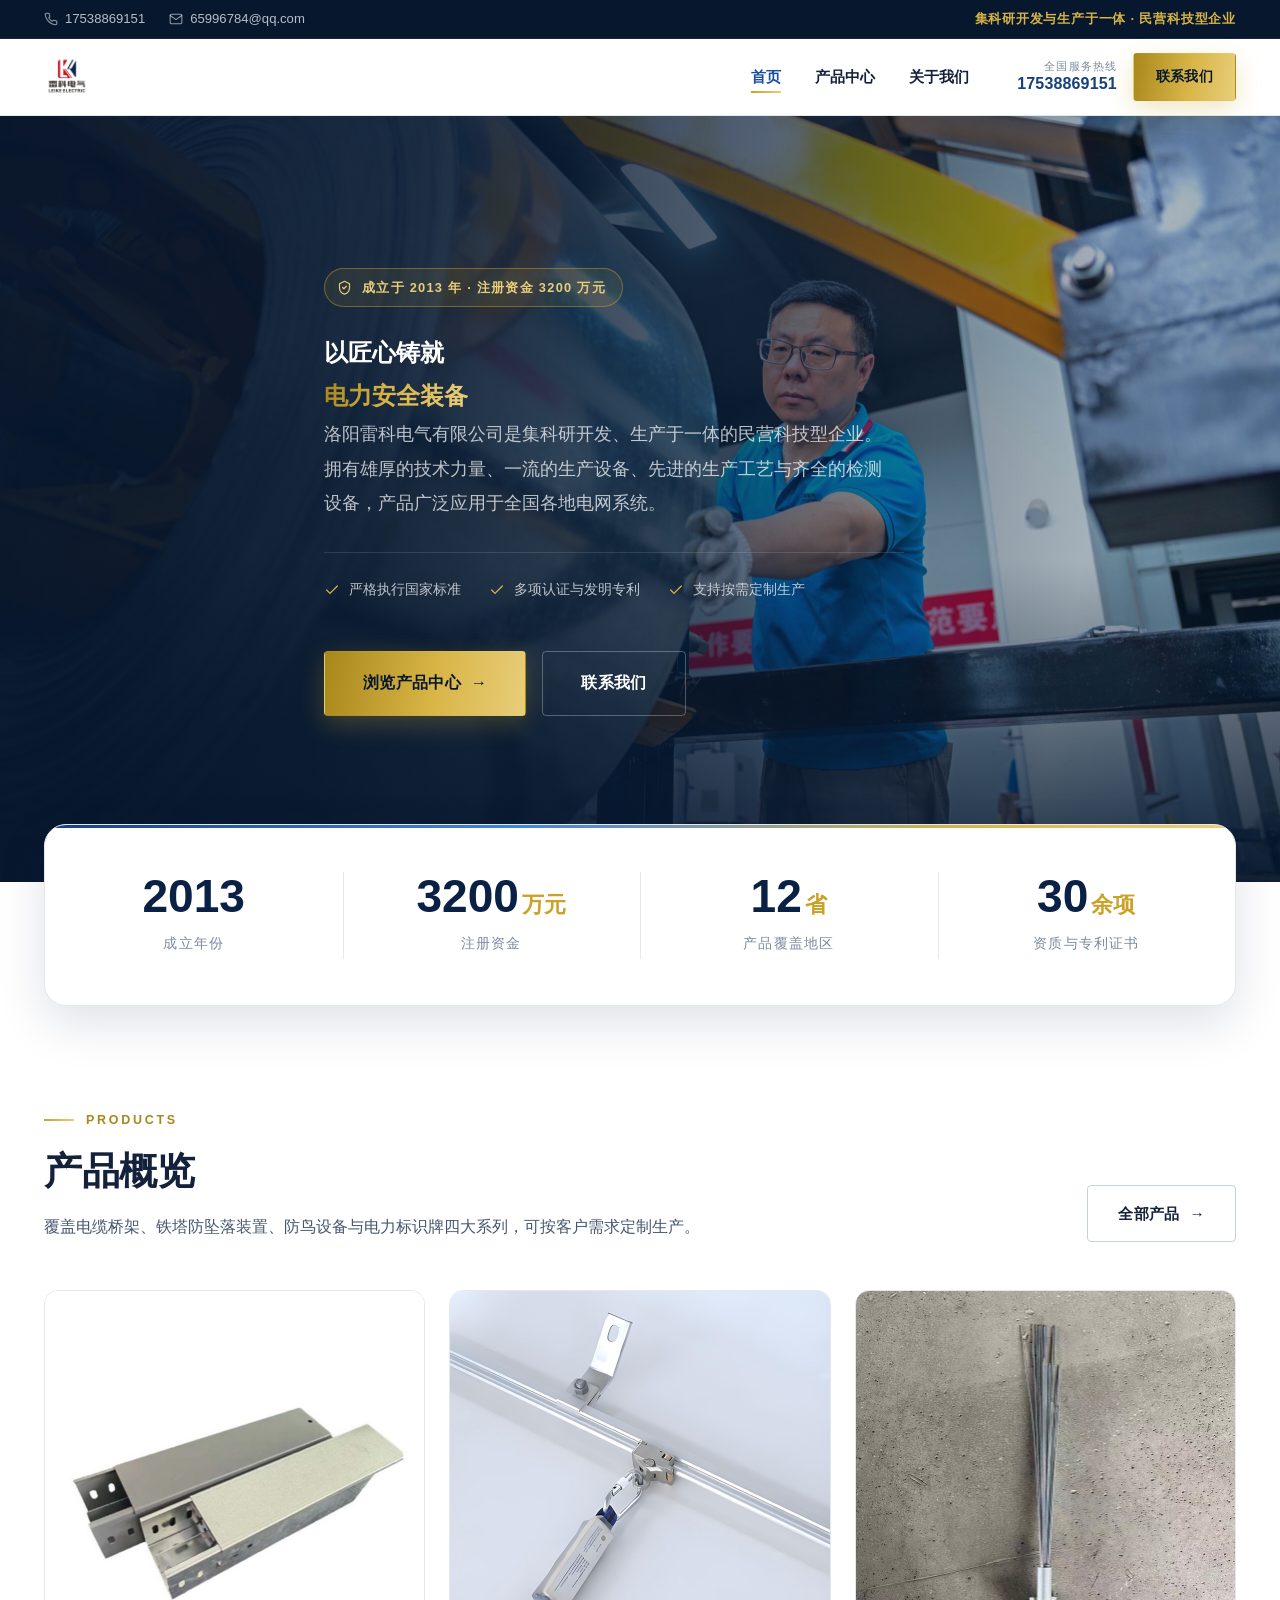
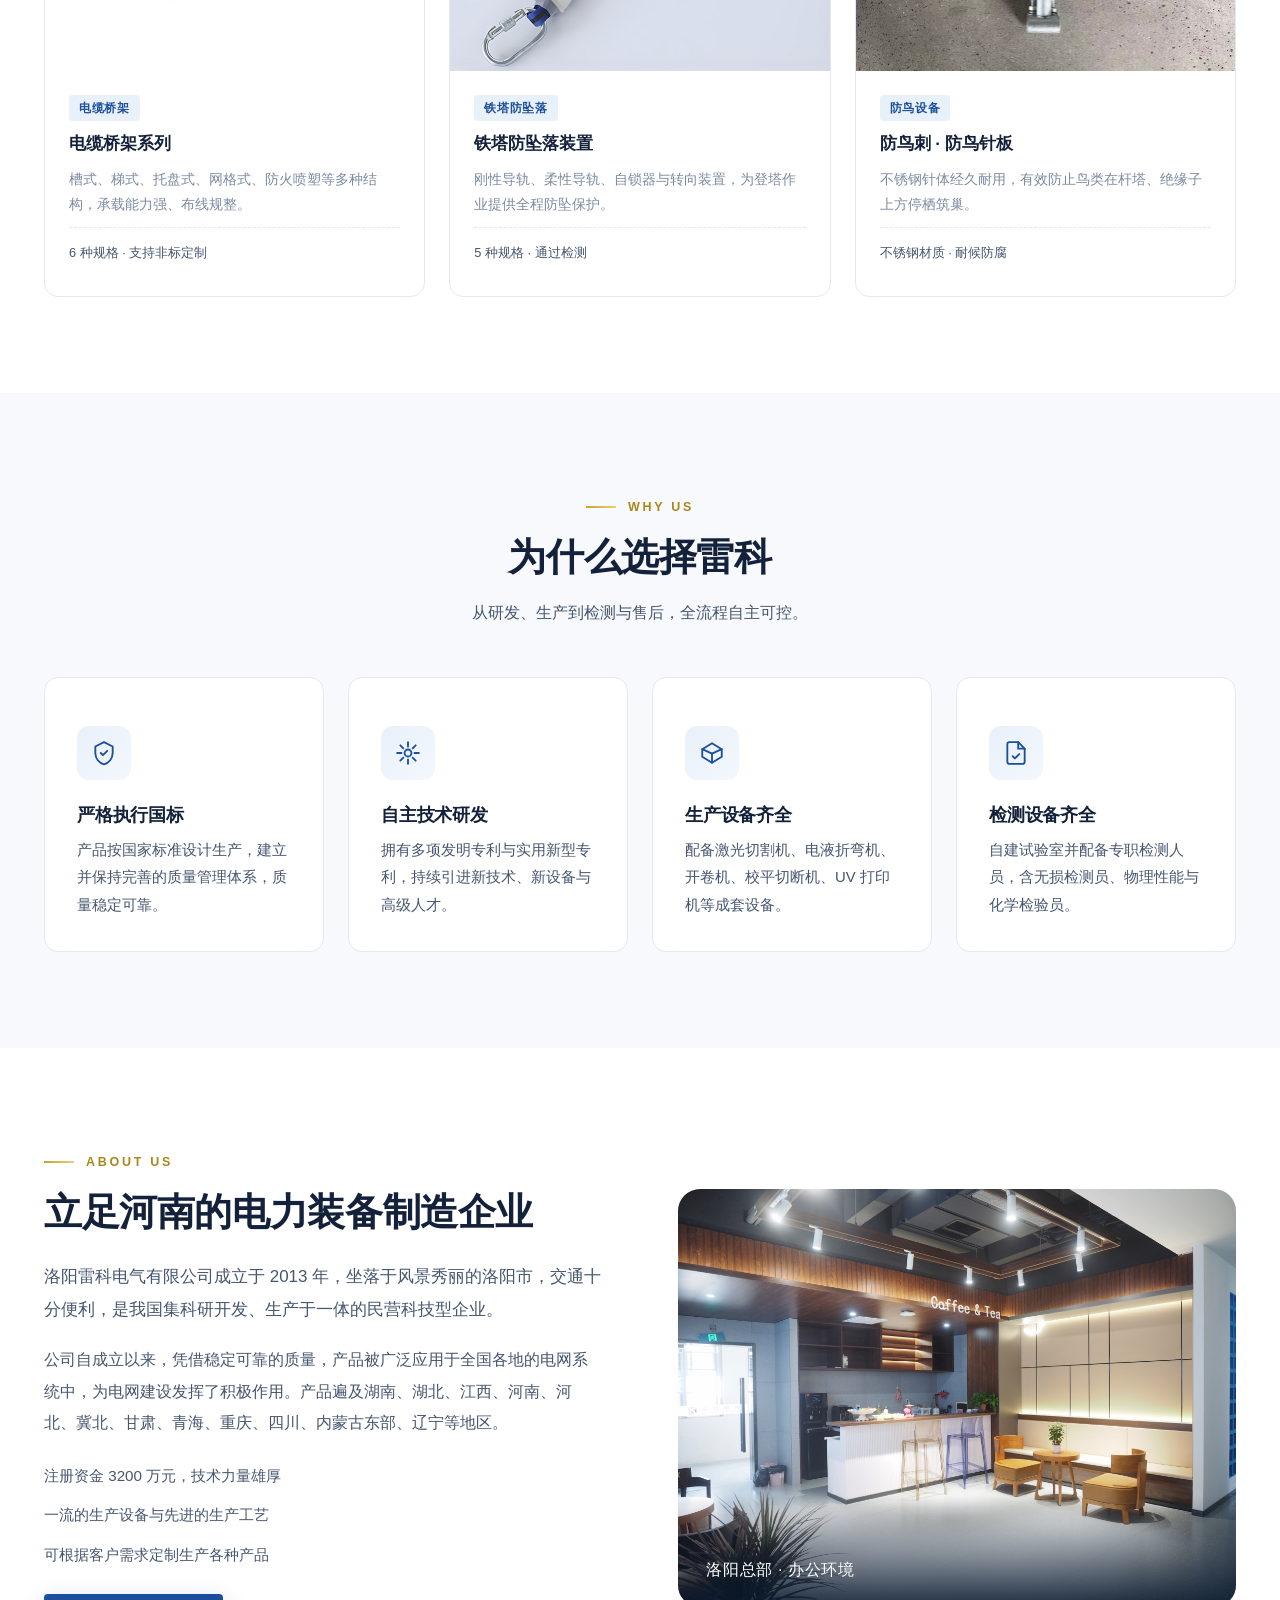
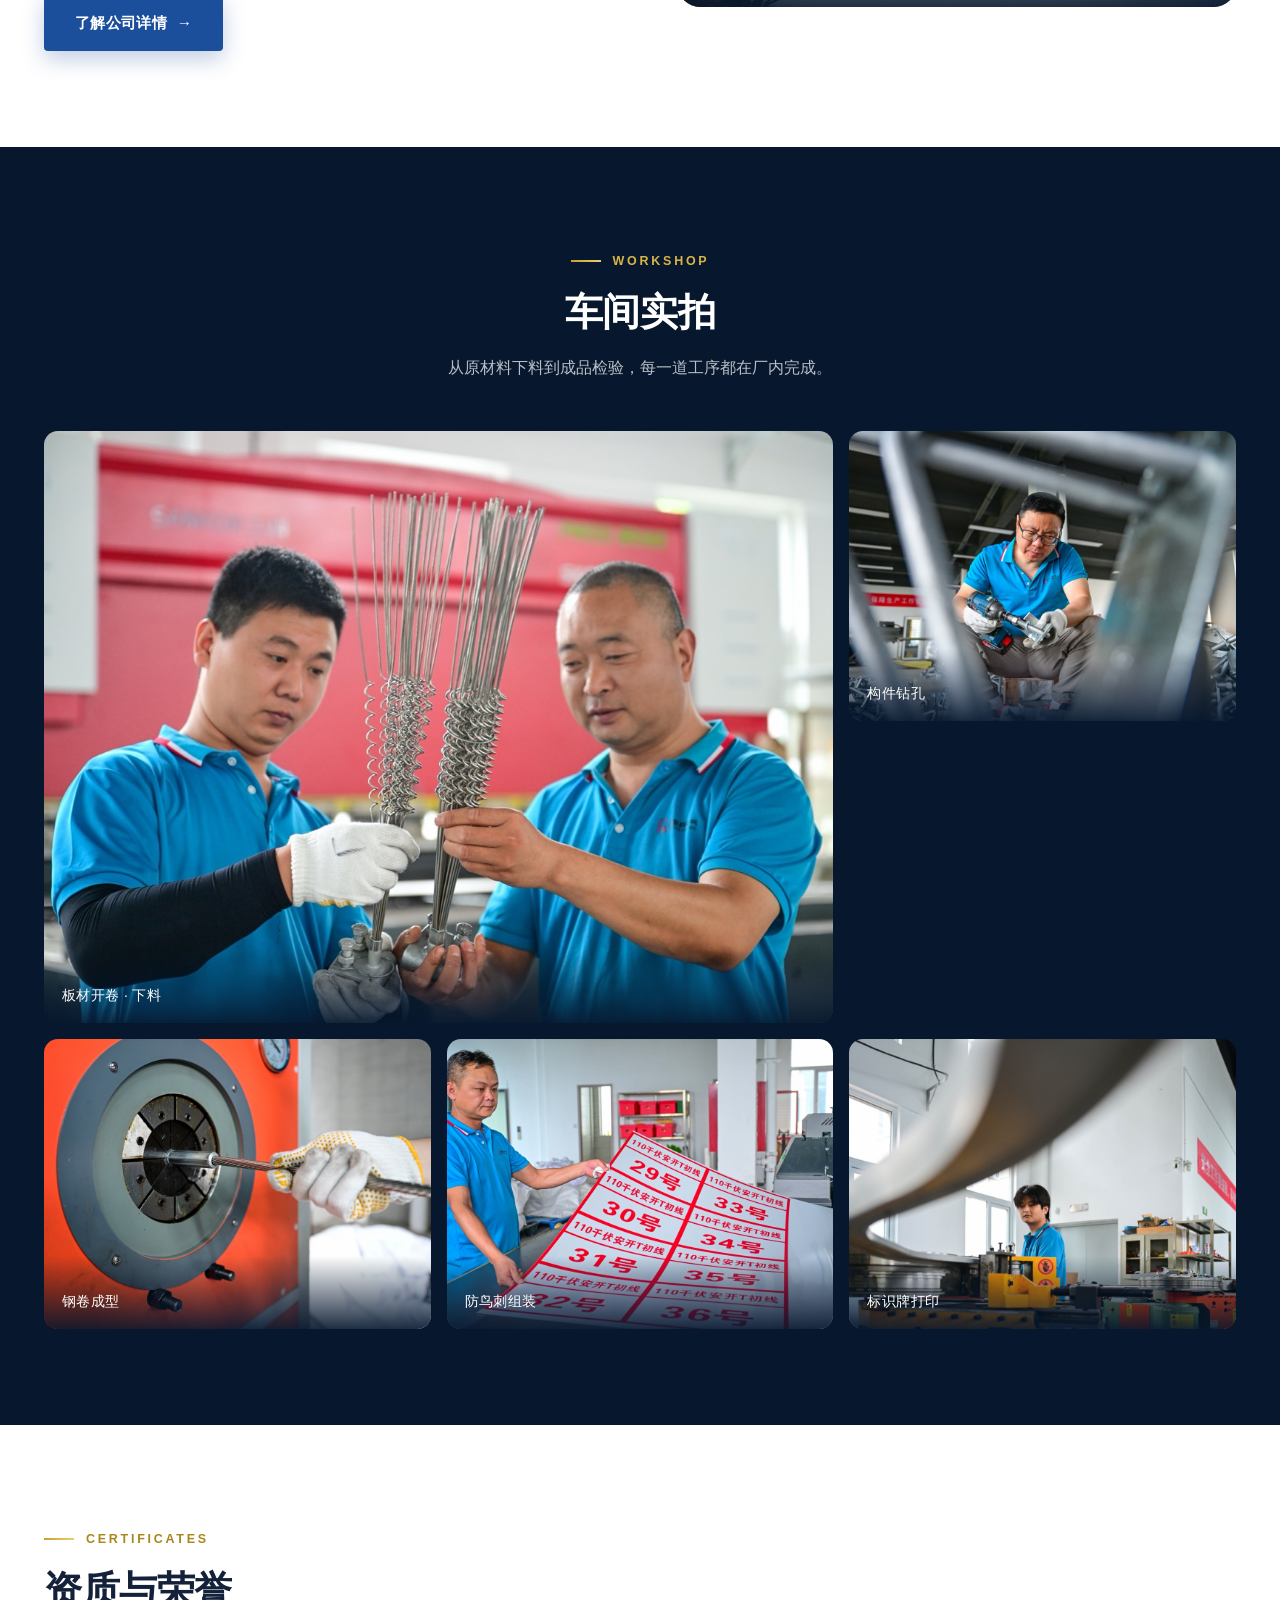
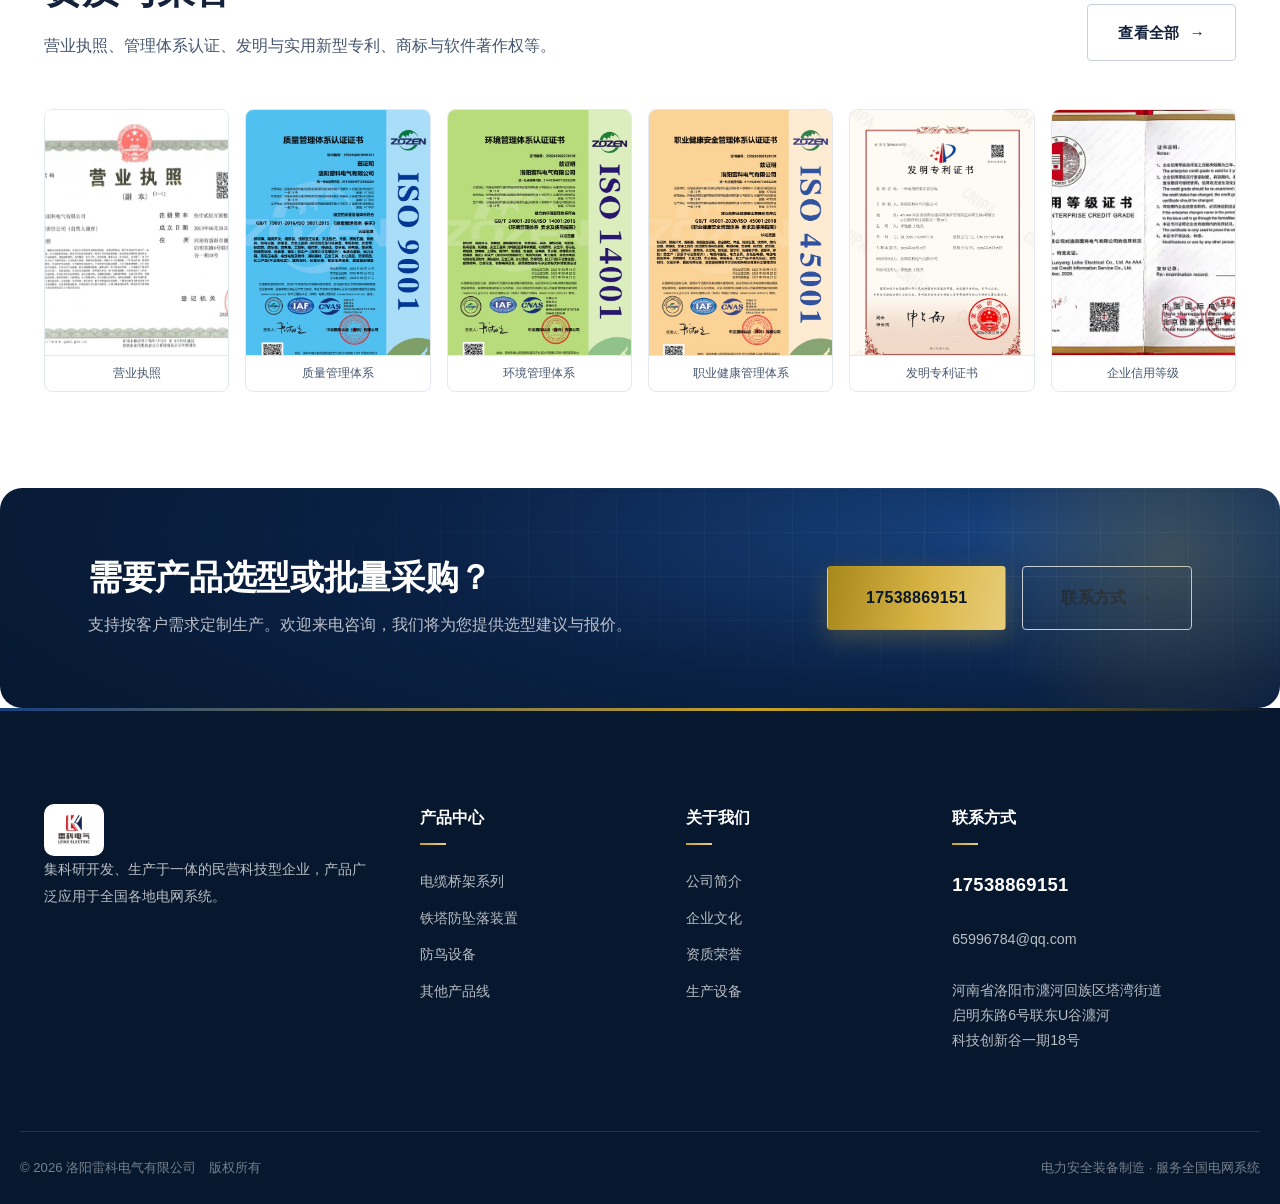
<file: index.html>
<!DOCTYPE html>
<html lang="zh-CN">
<head>
<meta charset="UTF-8">
<meta name="viewport" content="width=device-width, initial-scale=1, viewport-fit=cover">
<title>洛阳雷科电气有限公司 — 电力安全装备制造企业</title>
<meta name="description" content="洛阳雷科电气有限公司成立于 2013 年，注册资金 3200 万元，是集科研开发、生产于一体的民营科技型企业。主营铁塔防坠落装置、电缆桥架、防鸟设备、电力标识牌等，产品遍及湖南、湖北、江西、河南、河北、甘肃、青海、重庆、四川、辽宁等地电网系统。">
<meta name="keywords" content="洛阳雷科电气,铁塔防坠落装置,电缆桥架,防鸟刺,防鸟针板,电力标识牌,安全工器具,电力金具">
<meta name="theme-color" content="#0A2145">
<meta property="og:type" content="website">
<meta property="og:title" content="洛阳雷科电气有限公司 — 电力安全装备制造企业">
<meta property="og:description" content="成立于 2013 年，注册资金 3200 万元，产品广泛应用于全国电网系统。">
<link rel="icon" href="assets/img/logo.jpg">
<link rel="stylesheet" href="css/style.css">
</head>
<body>

<!-- ============ 顶部信息条 ============ -->
<div class="topbar">
  <div class="container topbar-in">
    <ul>
      <li>
        <svg viewBox="0 0 24 24" fill="none" stroke="currentColor" stroke-width="1.8" stroke-linecap="round" stroke-linejoin="round"><path d="M22 16.92v3a2 2 0 0 1-2.18 2 19.79 19.79 0 0 1-8.63-3.07 19.5 19.5 0 0 1-6-6 19.79 19.79 0 0 1-3.07-8.67A2 2 0 0 1 4.11 2h3a2 2 0 0 1 2 1.72c.13.96.36 1.9.7 2.81a2 2 0 0 1-.45 2.11L8.09 9.91a16 16 0 0 0 6 6l1.27-1.27a2 2 0 0 1 2.11-.45c.9.34 1.85.57 2.81.7A2 2 0 0 1 22 16.92z"/></svg>
        <a href="tel:17538869151">17538869151</a>
      </li>
      <li>
        <svg viewBox="0 0 24 24" fill="none" stroke="currentColor" stroke-width="1.8" stroke-linecap="round" stroke-linejoin="round"><path d="M4 4h16a2 2 0 0 1 2 2v12a2 2 0 0 1-2 2H4a2 2 0 0 1-2-2V6a2 2 0 0 1 2-2z"/><path d="m22 6-10 7L2 6"/></svg>
        <a href="mailto:65996784@qq.com">65996784@qq.com</a>
      </li>
    </ul>
    <div class="topbar-tag">集科研开发与生产于一体 · 民营科技型企业</div>
  </div>
</div>

<!-- ============ 头部导航 ============ -->
<header class="site-header">
  <div class="container nav-in">
    <a class="logo" href="index.html" aria-label="洛阳雷科电气有限公司 首页">
      <img class="brand-logo" src="assets/img/logo.jpg" alt="洛阳雷科电气有限公司">
    </a>

    <nav class="nav-main" aria-label="主导航">
      <ul class="nav-list">
        <li><a href="index.html">首页</a></li>
        <li>
          <a href="products.html">产品中心</a>
          <div class="nav-drop">
            <a href="products.html#tray">电缆桥架系列</a>
            <a href="products.html#fall">铁塔防坠落装置</a>
            <a href="products.html#bird">防鸟设备</a>
            <a href="products.html#biz">其他产品线</a>
          </div>
        </li>
        <li>
          <a href="about.html">关于我们</a>
          <div class="nav-drop">
            <a href="about.html#intro">公司简介</a>
            <a href="about.html#culture">企业文化</a>
            <a href="about.html#honors">资质荣誉</a>
            <a href="about.html#equip">生产设备</a>
            <a href="about.html#contact">联系方式</a>
          </div>
        </li>
      </ul>
    </nav>

    <div class="header-cta">
      <div class="header-tel">
        <small>全国服务热线</small>
        <b>17538869151</b>
      </div>
      <a class="btn btn-gold btn-sm" href="about.html#contact">联系我们</a>
      <button class="burger" type="button" aria-label="打开菜单" aria-expanded="false" aria-controls="mobileDrawer">
        <span></span>
      </button>
    </div>
  </div>
</header>

<!-- ============ 移动端抽屉 ============ -->
<div class="scrim"></div>
<aside class="drawer" id="mobileDrawer" aria-label="移动端导航">
  <div class="drawer-head">
    <span class="logo">
      <img class="brand-logo" src="assets/img/logo.jpg" alt="洛阳雷科电气有限公司">
    </span>
    <button class="drawer-close" type="button" aria-label="关闭菜单">&times;</button>
  </div>

  <ul class="drawer-nav">
    <li><a href="index.html">首页</a></li>
    <li>
      <button class="drow" type="button" aria-expanded="false">产品中心 <svg class="chev" width="16" height="16" viewBox="0 0 24 24" fill="none" stroke="currentColor" stroke-width="2" stroke-linecap="round" stroke-linejoin="round"><path d="m6 9 6 6 6-6"/></svg></button>
      <div class="dsub">
        <a href="products.html">全部产品</a>
        <a href="products.html#tray">电缆桥架系列</a>
        <a href="products.html#fall">铁塔防坠落装置</a>
        <a href="products.html#bird">防鸟设备</a>
      </div>
    </li>
    <li>
      <button class="drow" type="button" aria-expanded="false">关于我们 <svg class="chev" width="16" height="16" viewBox="0 0 24 24" fill="none" stroke="currentColor" stroke-width="2" stroke-linecap="round" stroke-linejoin="round"><path d="m6 9 6 6 6-6"/></svg></button>
      <div class="dsub">
        <a href="about.html#intro">公司简介</a>
        <a href="about.html#culture">企业文化</a>
        <a href="about.html#honors">资质荣誉</a>
        <a href="about.html#equip">生产设备</a>
        <a href="about.html#contact">联系方式</a>
      </div>
    </li>
  </ul>

  <div class="drawer-foot">
    <p>全国服务热线</p>
    <b>17538869151</b>
    <p style="margin-top:14px">河南省洛阳市瀍河回族区塔湾街道启明东路6号<br>联东U谷瀍河科技创新谷一期18号</p>
  </div>
</aside>

<main>

<!-- ============ Hero ============ -->
<section class="hero-photo">
  <img class="hp-bg" src="assets/img/hero.jpg" alt="雷科电气车间生产实景" fetchpriority="high">
  <div class="container hero-photo-in">
    <div class="hero-badge">
      <svg viewBox="0 0 24 24" fill="none" stroke="currentColor" stroke-width="1.9" stroke-linecap="round" stroke-linejoin="round"><path d="M12 2 4 6v6c0 5 3.4 9.3 8 10.5 4.6-1.2 8-5.5 8-10.5V6l-8-4z"/><path d="m9 12 2 2 4-4"/></svg>
      成立于 2013 年 · 注册资金 3200 万元
    </div>

    <h1>以匠心铸就<br><span class="gold-text">电力安全装备</span></h1>

    <p class="hero-sub">
      洛阳雷科电气有限公司是集科研开发、生产于一体的民营科技型企业。拥有雄厚的技术力量、一流的生产设备、先进的生产工艺与齐全的检测设备，产品广泛应用于全国各地电网系统。
    </p>

    <ul class="hero-meta">
      <li><svg viewBox="0 0 24 24" fill="none" stroke="currentColor" stroke-width="1.9" stroke-linecap="round" stroke-linejoin="round"><path d="M20 6 9 17l-5-5"/></svg>严格执行国家标准</li>
      <li><svg viewBox="0 0 24 24" fill="none" stroke="currentColor" stroke-width="1.9" stroke-linecap="round" stroke-linejoin="round"><path d="M20 6 9 17l-5-5"/></svg>多项认证与发明专利</li>
      <li><svg viewBox="0 0 24 24" fill="none" stroke="currentColor" stroke-width="1.9" stroke-linecap="round" stroke-linejoin="round"><path d="M20 6 9 17l-5-5"/></svg>支持按需定制生产</li>
    </ul>

    <div class="hero-actions">
      <a class="btn btn-gold btn-lg" href="products.html">浏览产品中心 <span class="arw">→</span></a>
      <a class="btn btn-ghost btn-lg" href="about.html#contact">联系我们</a>
    </div>
  </div>
</section>

<!-- ============ 数据条 ============ -->
<div class="container">
  <div class="stats reveal">
    <div class="stats-grid">
      <div class="stat">
        <div class="stat-num"><span data-count="2013" data-decimals="0">2013</span></div>
        <div class="stat-lbl">成立年份</div>
      </div>
      <div class="stat">
        <div class="stat-num"><span data-count="3200">0</span><span class="suf">万元</span></div>
        <div class="stat-lbl">注册资金</div>
      </div>
      <div class="stat">
        <div class="stat-num"><span data-count="12">0</span><span class="suf">省</span></div>
        <div class="stat-lbl">产品覆盖地区</div>
      </div>
      <div class="stat">
        <div class="stat-num"><span data-count="30">0</span><span class="suf">余项</span></div>
        <div class="stat-lbl">资质与专利证书</div>
      </div>
    </div>
  </div>
</div>

<!-- ============ 产品概览 ============ -->
<section class="section">
  <div class="container">
    <div class="sec-head sec-head-row reveal">
      <div>
        <div class="eyebrow">PRODUCTS</div>
        <h2 class="h2">产品概览</h2>
        <p class="lead">覆盖电缆桥架、铁塔防坠落装置、防鸟设备与电力标识牌四大系列，可按客户需求定制生产。</p>
      </div>
      <a class="btn btn-ghost" href="products.html">全部产品 <span class="arw">→</span></a>
    </div>

    <div class="pgrid reveal">
      <a class="pcard" href="products.html#tray">
        <div class="pcard-media"><img src="assets/img/products/tray-1.jpg" alt="电缆桥架" loading="lazy"></div>
        <div class="pcard-body">
          <span class="pcard-cat">电缆桥架</span>
          <h3>电缆桥架系列</h3>
          <p>槽式、梯式、托盘式、网格式、防火喷塑等多种结构，承载能力强、布线规整。</p>
          <div class="pcard-spec">6 种规格 · 支持非标定制</div>
        </div>
      </a>

      <a class="pcard" href="products.html#fall">
        <div class="pcard-media"><img src="assets/img/products/fp-1.jpg" alt="铁塔防坠落装置" loading="lazy"></div>
        <div class="pcard-body">
          <span class="pcard-cat">铁塔防坠落</span>
          <h3>铁塔防坠落装置</h3>
          <p>刚性导轨、柔性导轨、自锁器与转向装置，为登塔作业提供全程防坠保护。</p>
          <div class="pcard-spec">5 种规格 · 通过检测</div>
        </div>
      </a>

      <a class="pcard" href="products.html#bird">
        <div class="pcard-media"><img src="assets/img/products/bird-1.jpg" alt="防鸟刺" loading="lazy"></div>
        <div class="pcard-body">
          <span class="pcard-cat">防鸟设备</span>
          <h3>防鸟刺 · 防鸟针板</h3>
          <p>不锈钢针体经久耐用，有效防止鸟类在杆塔、绝缘子上方停栖筑巢。</p>
          <div class="pcard-spec">不锈钢材质 · 耐候防腐</div>
        </div>
      </a>
    </div>
  </div>
</section>

<!-- ============ 核心优势 ============ -->
<section class="section bg-alt">
  <div class="container">
    <div class="sec-head center reveal">
      <div class="eyebrow">WHY US</div>
      <h2 class="h2">为什么选择雷科</h2>
      <p class="lead">从研发、生产到检测与售后，全流程自主可控。</p>
    </div>

    <div class="grid g-4 reveal">
      <div class="feat">
        <div class="feat-ico"><svg viewBox="0 0 24 24" fill="none" stroke="currentColor" stroke-width="1.7" stroke-linecap="round" stroke-linejoin="round"><path d="M12 2 4 6v6c0 5 3.4 9.3 8 10.5 4.6-1.2 8-5.5 8-10.5V6l-8-4z"/><path d="m9 12 2 2 4-4"/></svg></div>
        <h3 class="h4">严格执行国标</h3>
        <p>产品按国家标准设计生产，建立并保持完善的质量管理体系，质量稳定可靠。</p>
      </div>
      <div class="feat">
        <div class="feat-ico"><svg viewBox="0 0 24 24" fill="none" stroke="currentColor" stroke-width="1.7" stroke-linecap="round" stroke-linejoin="round"><path d="M12 2v4M12 18v4M4.9 4.9l2.8 2.8M16.3 16.3l2.8 2.8M2 12h4M18 12h4M4.9 19.1l2.8-2.8M16.3 7.7l2.8-2.8"/><circle cx="12" cy="12" r="3.2"/></svg></div>
        <h3 class="h4">自主技术研发</h3>
        <p>拥有多项发明专利与实用新型专利，持续引进新技术、新设备与高级人才。</p>
      </div>
      <div class="feat">
        <div class="feat-ico"><svg viewBox="0 0 24 24" fill="none" stroke="currentColor" stroke-width="1.7" stroke-linecap="round" stroke-linejoin="round"><path d="M3 8.5 12 3l9 5.5v7L12 21l-9-5.5z"/><path d="M12 12.5v8.5M3 8.5l9 4 9-4"/></svg></div>
        <h3 class="h4">生产设备齐全</h3>
        <p>配备激光切割机、电液折弯机、开卷机、校平切断机、UV 打印机等成套设备。</p>
      </div>
      <div class="feat">
        <div class="feat-ico"><svg viewBox="0 0 24 24" fill="none" stroke="currentColor" stroke-width="1.7" stroke-linecap="round" stroke-linejoin="round"><path d="M14 2H6a2 2 0 0 0-2 2v16a2 2 0 0 0 2 2h12a2 2 0 0 0 2-2V8z"/><path d="M14 2v6h6M9 15l2 2 4-4"/></svg></div>
        <h3 class="h4">检测设备齐全</h3>
        <p>自建试验室并配备专职检测人员，含无损检测员、物理性能与化学检验员。</p>
      </div>
    </div>
  </div>
</section>

<!-- ============ 公司简介 ============ -->
<section class="section" id="intro">
  <div class="container split reveal">
    <div class="split-copy">
      <div class="eyebrow">ABOUT US</div>
      <h2 class="h2">立足河南的电力装备制造企业</h2>
      <p class="lead" style="margin-bottom:18px">
        洛阳雷科电气有限公司成立于 2013 年，坐落于风景秀丽的洛阳市，交通十分便利，是我国集科研开发、生产于一体的民营科技型企业。
      </p>
      <p style="color:var(--ink-soft);line-height:1.95;margin-bottom:18px">
        公司自成立以来，凭借稳定可靠的质量，产品被广泛应用于全国各地的电网系统中，为电网建设发挥了积极作用。产品遍及湖南、湖北、江西、河南、河北、冀北、甘肃、青海、重庆、四川、内蒙古东部、辽宁等地区。
      </p>
      <ul class="check-list" style="margin-bottom:26px">
        <li>注册资金 3200 万元，技术力量雄厚</li>
        <li>一流的生产设备与先进的生产工艺</li>
        <li>可根据客户需求定制生产各种产品</li>
      </ul>
      <a class="btn btn-blue" href="about.html">了解公司详情 <span class="arw">→</span></a>
    </div>
    <div class="split-media">
      <div class="gal-hero" style="aspect-ratio:4/3">
        <img src="assets/img/office/o1.jpg" alt="雷科电气办公环境" loading="lazy">
        <figcaption>洛阳总部 · 办公环境</figcaption>
      </div>
    </div>
  </div>
</section>

<!-- ============ 车间实拍 ============ -->
<section class="section bg-dark">
  <div class="container">
    <div class="sec-head center reveal">
      <div class="eyebrow">WORKSHOP</div>
      <h2 class="h2" style="color:#fff">车间实拍</h2>
      <p class="lead" style="color:var(--on-dark-soft)">从原材料下料到成品检验，每一道工序都在厂内完成。</p>
    </div>

    <div class="gal reveal">
      <figure class="gal-item wide">
        <img src="assets/img/factory/f1.jpg" alt="板材开卷作业" loading="lazy">
        <figcaption>板材开卷 · 下料</figcaption>
      </figure>
      <figure class="gal-item">
        <img src="assets/img/factory/f2.jpg" alt="钢架钻孔作业" loading="lazy">
        <figcaption>构件钻孔</figcaption>
      </figure>
      <figure class="gal-item">
        <img src="assets/img/factory/f3.jpg" alt="钢卷加工" loading="lazy">
        <figcaption>钢卷成型</figcaption>
      </figure>
      <figure class="gal-item">
        <img src="assets/img/factory/f5.jpg" alt="防鸟刺生产" loading="lazy">
        <figcaption>防鸟刺组装</figcaption>
      </figure>
      <figure class="gal-item">
        <img src="assets/img/factory/f4.jpg" alt="标识牌打印" loading="lazy">
        <figcaption>标识牌打印</figcaption>
      </figure>
    </div>
  </div>
</section>

<!-- ============ 资质荣誉 ============ -->
<section class="section">
  <div class="container">
    <div class="sec-head sec-head-row reveal">
      <div>
        <div class="eyebrow">CERTIFICATES</div>
        <h2 class="h2">资质与荣誉</h2>
        <p class="lead">营业执照、管理体系认证、发明与实用新型专利、商标与软件著作权等。</p>
      </div>
      <a class="btn btn-ghost" href="about.html#honors">查看全部 <span class="arw">→</span></a>
    </div>

    <div class="shot-grid reveal">
      <a class="shot" href="about.html#honors"><img src="assets/img/certs/c01.jpg" alt="营业执照" loading="lazy"><span>营业执照</span></a>
      <a class="shot" href="about.html#honors"><img src="assets/img/certs/c02.jpg" alt="质量管理体系认证" loading="lazy"><span>质量管理体系</span></a>
      <a class="shot" href="about.html#honors"><img src="assets/img/certs/c03.jpg" alt="环境管理体系认证" loading="lazy"><span>环境管理体系</span></a>
      <a class="shot" href="about.html#honors"><img src="assets/img/certs/c04.jpg" alt="职业健康管理体系认证" loading="lazy"><span>职业健康管理体系</span></a>
      <a class="shot" href="about.html#honors"><img src="assets/img/certs/c05.jpg" alt="发明专利证书" loading="lazy"><span>发明专利证书</span></a>
      <a class="shot" href="about.html#honors"><img src="assets/img/certs/c15.jpg" alt="企业信用等级证书" loading="lazy"><span>企业信用等级</span></a>
    </div>
  </div>
</section>

<!-- ============ CTA ============ -->
<section class="cta-band">
  <div class="container cta-in reveal">
    <div>
      <h2 class="h3">需要产品选型或批量采购？</h2>
      <p>支持按客户需求定制生产。欢迎来电咨询，我们将为您提供选型建议与报价。</p>
    </div>
    <div class="cta-actions">
      <a class="btn btn-gold btn-lg" href="tel:17538869151">17538869151</a>
      <a class="btn btn-ghost btn-lg" href="about.html#contact">联系方式 <span class="arw">→</span></a>
    </div>
  </div>
</section>

</main>

<!-- ============ 页脚 ============ -->
<footer class="site-footer">
  <div class="container foot-grid">
    <div class="foot-brand">
      <img class="brand-logo" src="assets/img/logo.jpg" alt="洛阳雷科电气有限公司">
      <p>集科研开发、生产于一体的民营科技型企业，产品广泛应用于全国各地电网系统。</p>
    </div>

    <div class="foot-col">
      <h4>产品中心</h4>
      <ul class="foot-links">
        <li><a href="products.html#tray">电缆桥架系列</a></li>
        <li><a href="products.html#fall">铁塔防坠落装置</a></li>
        <li><a href="products.html#bird">防鸟设备</a></li>
        <li><a href="products.html#biz">其他产品线</a></li>
      </ul>
    </div>

    <div class="foot-col">
      <h4>关于我们</h4>
      <ul class="foot-links">
        <li><a href="about.html#intro">公司简介</a></li>
        <li><a href="about.html#culture">企业文化</a></li>
        <li><a href="about.html#honors">资质荣誉</a></li>
        <li><a href="about.html#equip">生产设备</a></li>
      </ul>
    </div>

    <div class="foot-col">
      <h4>联系方式</h4>
      <ul class="foot-contact">
        <li><b>17538869151</b></li>
        <li>65996784@qq.com</li>
        <li>河南省洛阳市瀍河回族区塔湾街道<br>启明东路6号联东U谷瀍河<br>科技创新谷一期18号</li>
      </ul>
    </div>
  </div>

  <div class="container foot-bottom">
    <p>© <span data-year>2026</span> 洛阳雷科电气有限公司　版权所有</p>
    <p>电力安全装备制造 · 服务全国电网系统</p>
  </div>
</footer>

<button class="to-top" type="button" aria-label="返回顶部">
  <svg viewBox="0 0 24 24" fill="none" stroke="currentColor" stroke-width="2" stroke-linecap="round" stroke-linejoin="round"><path d="m6 15 6-6 6 6"/></svg>
</button>

<script src="js/main.js"></script>
</body>
</html>
</file>
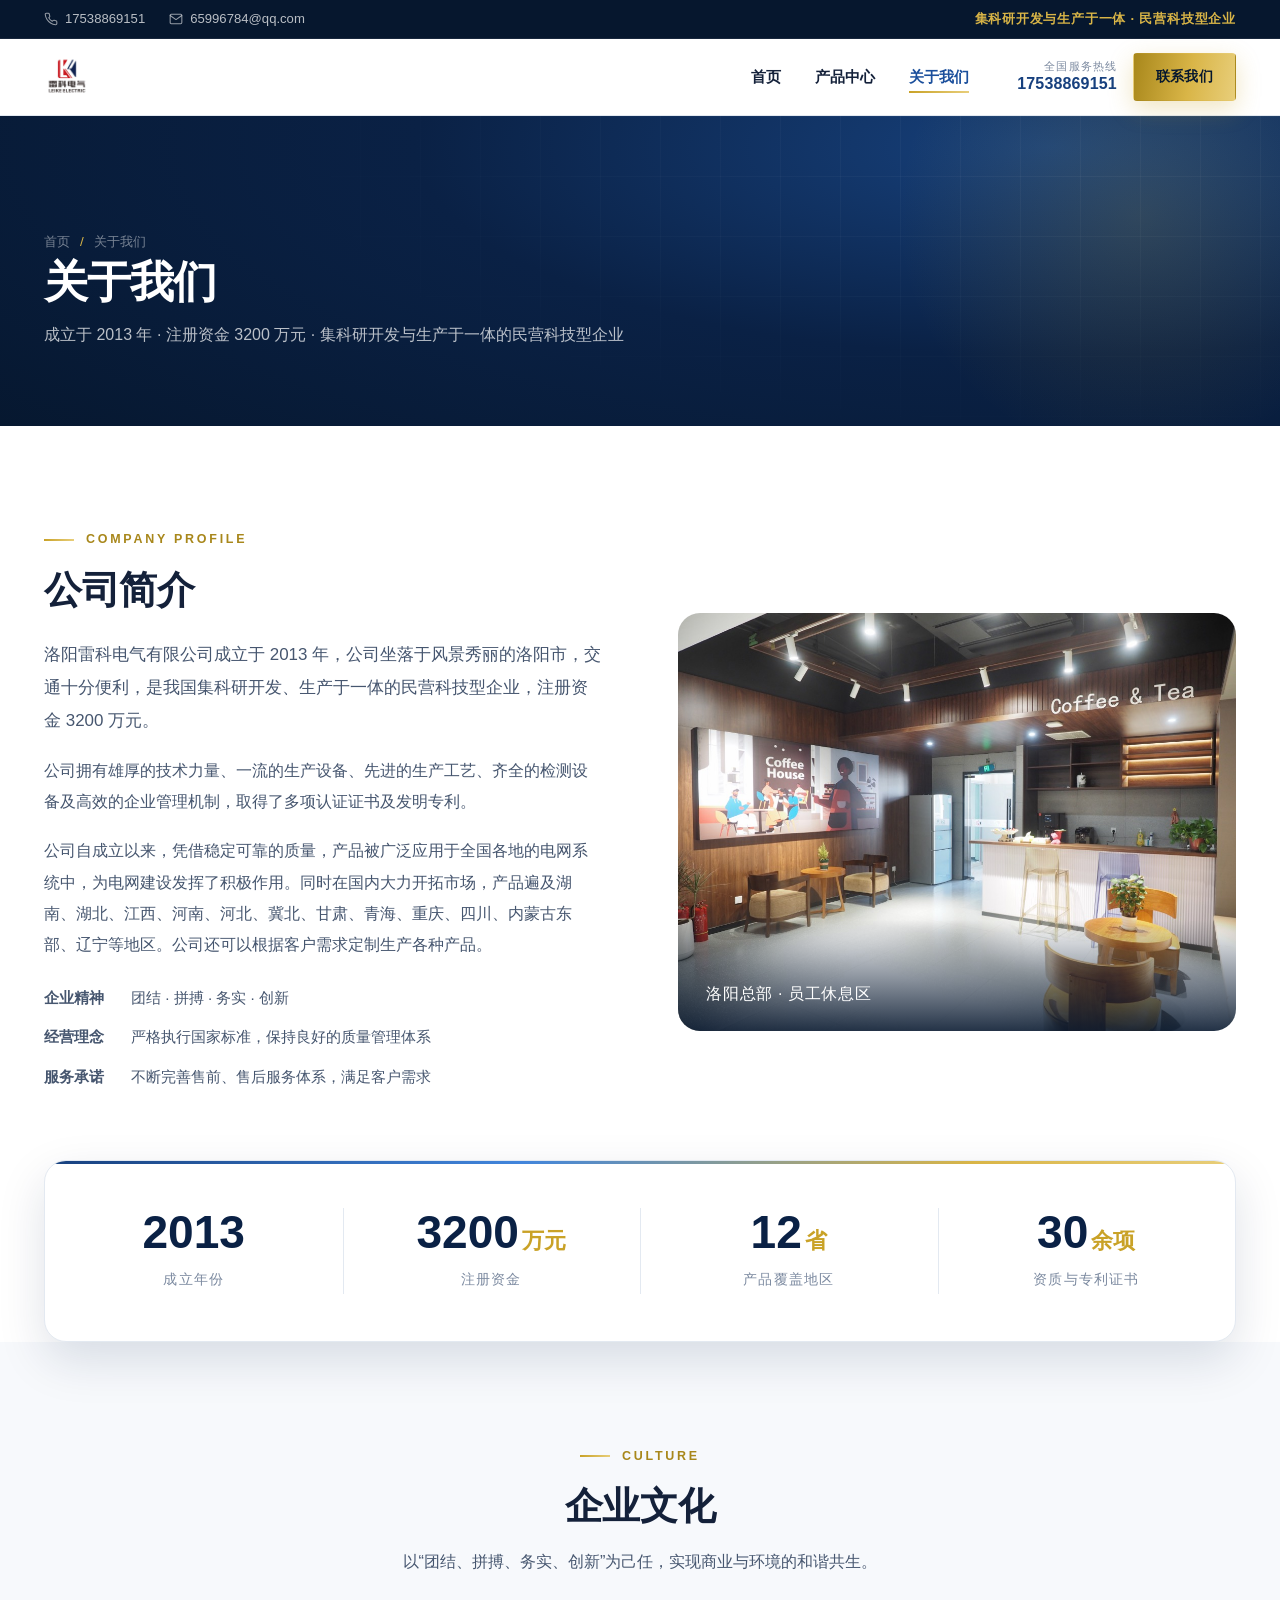
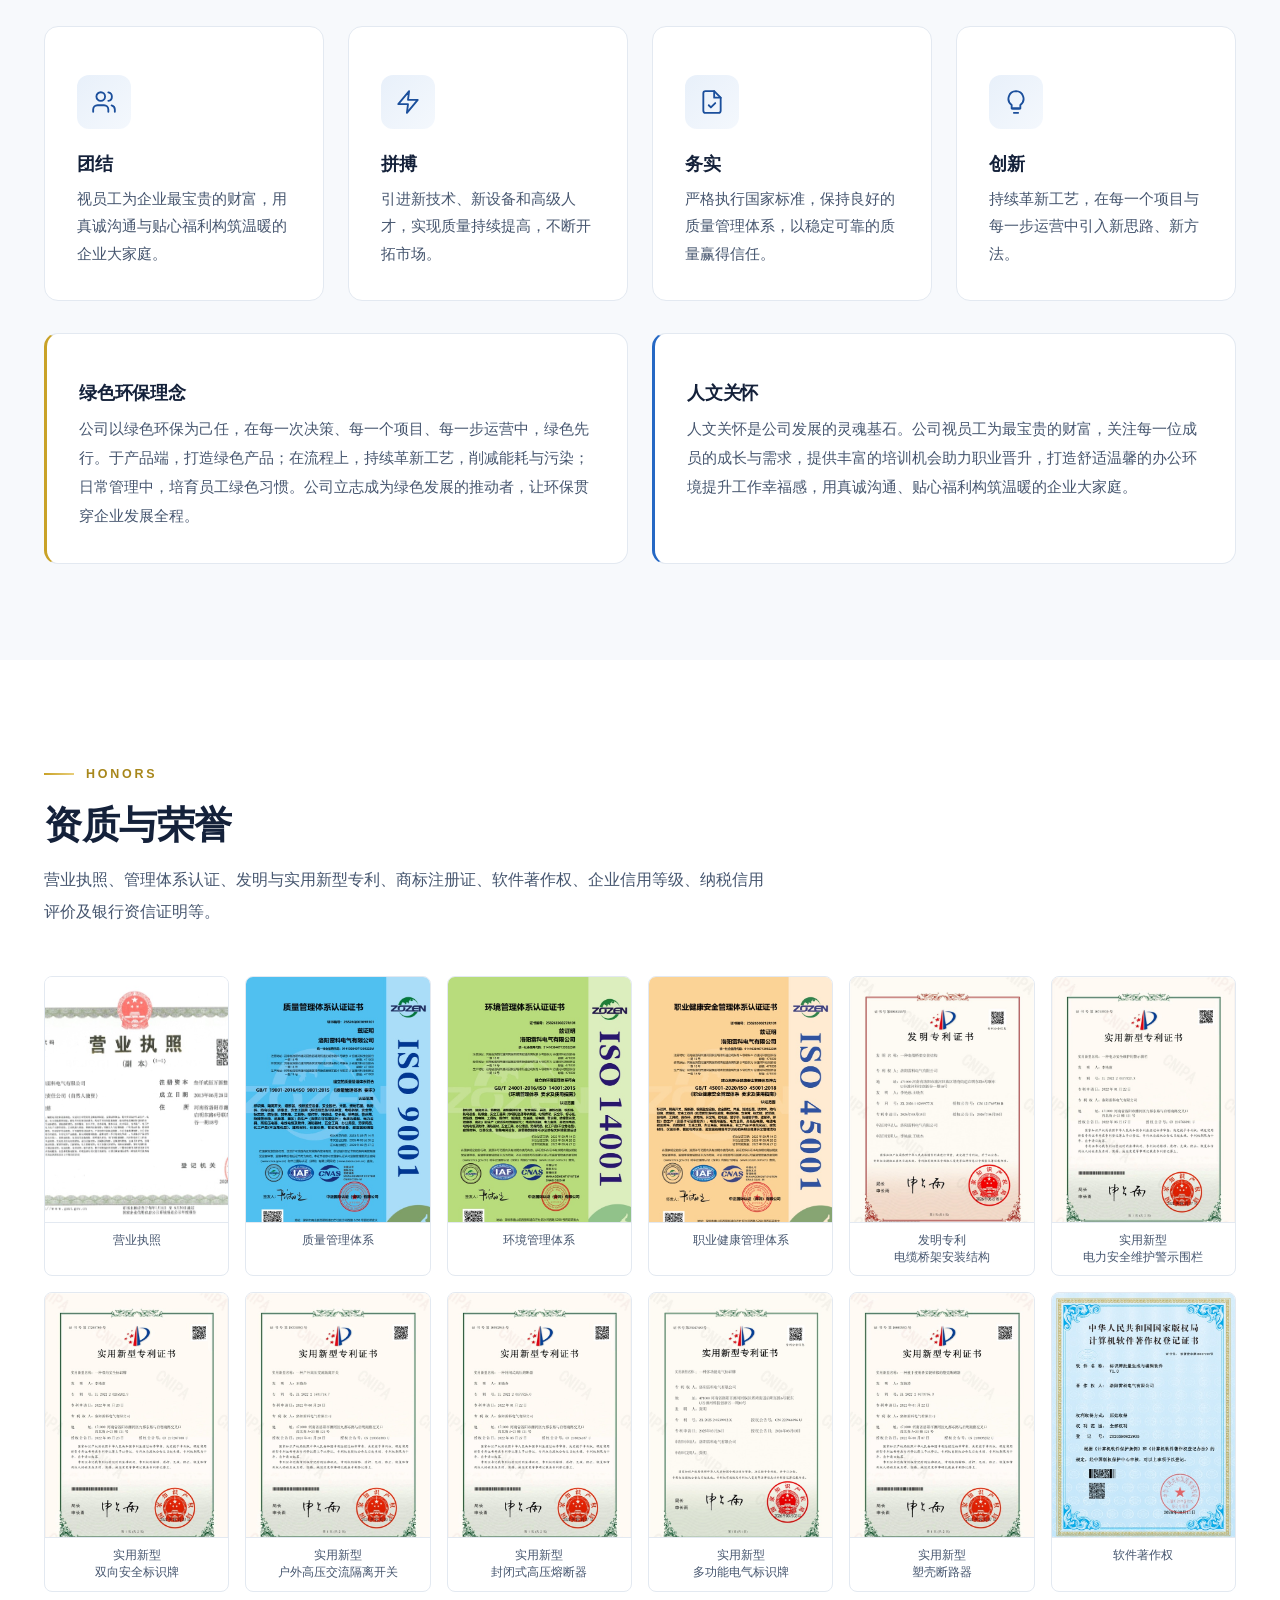
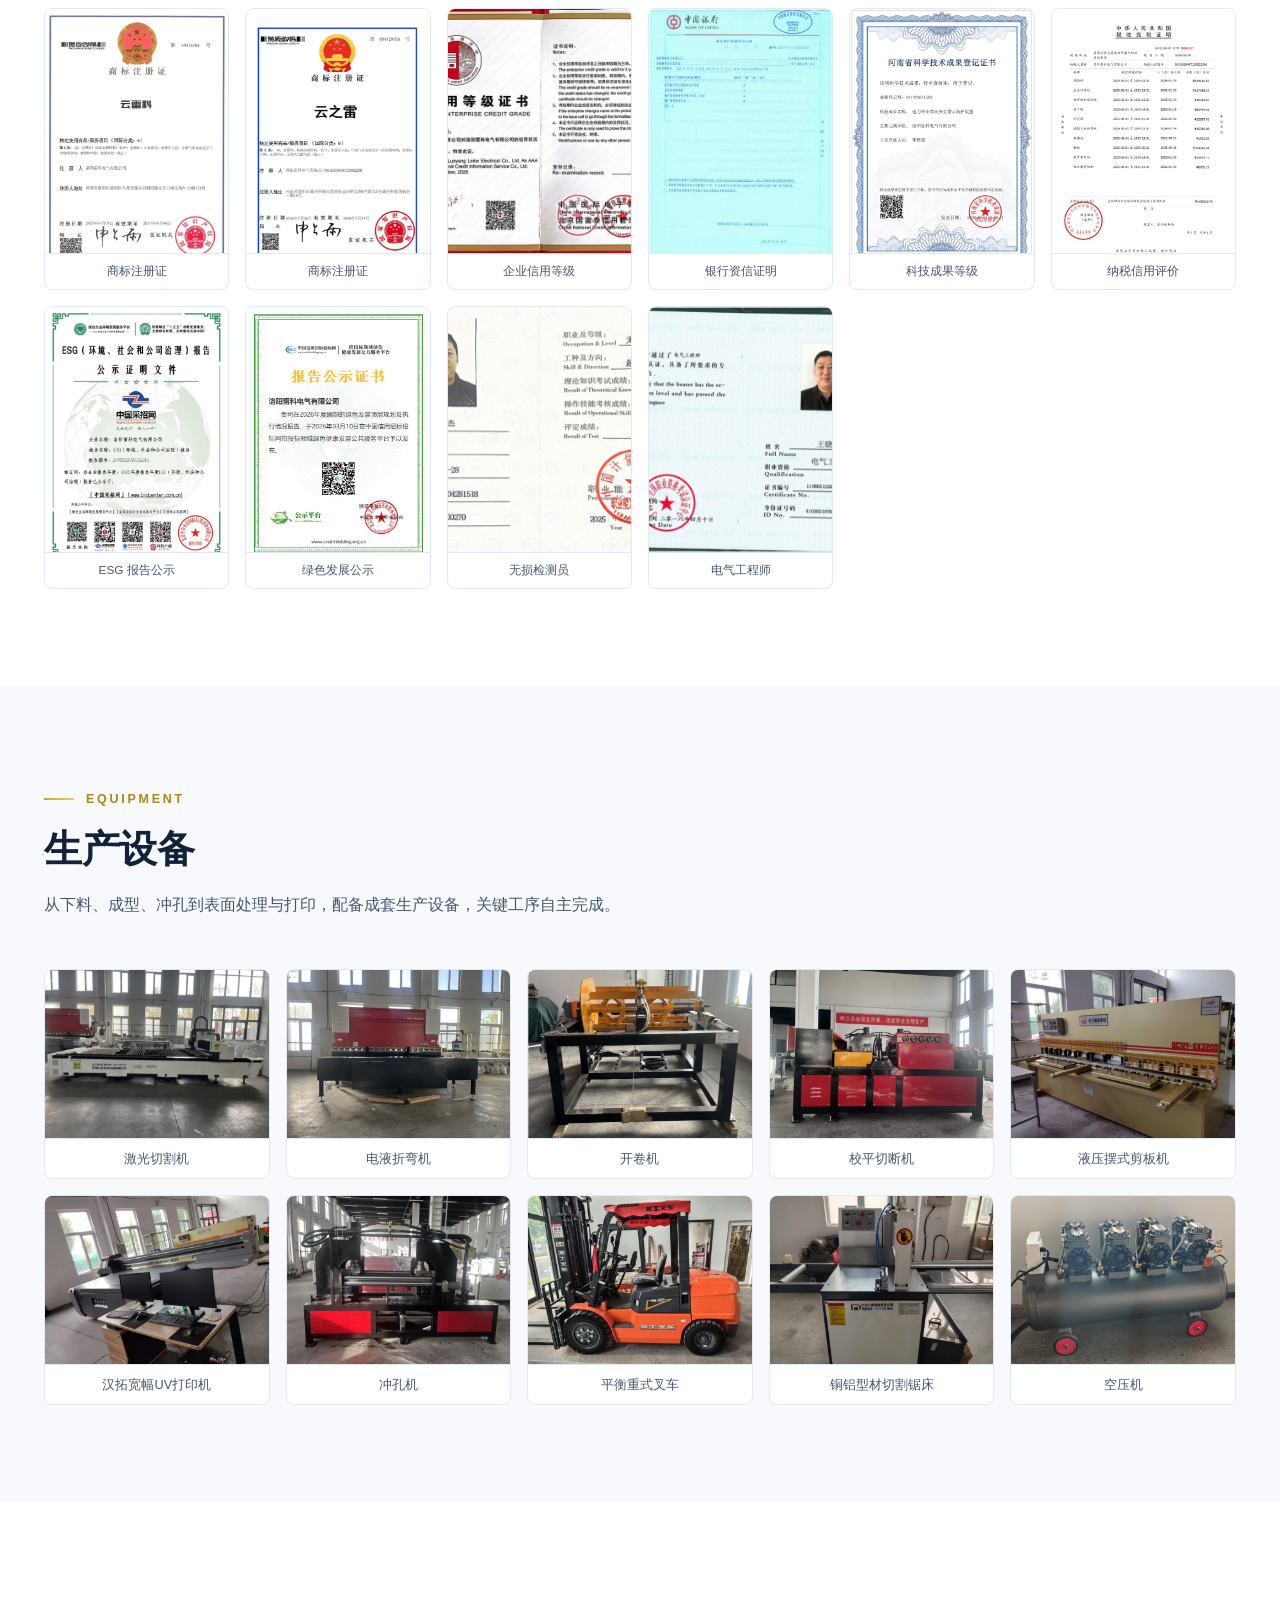
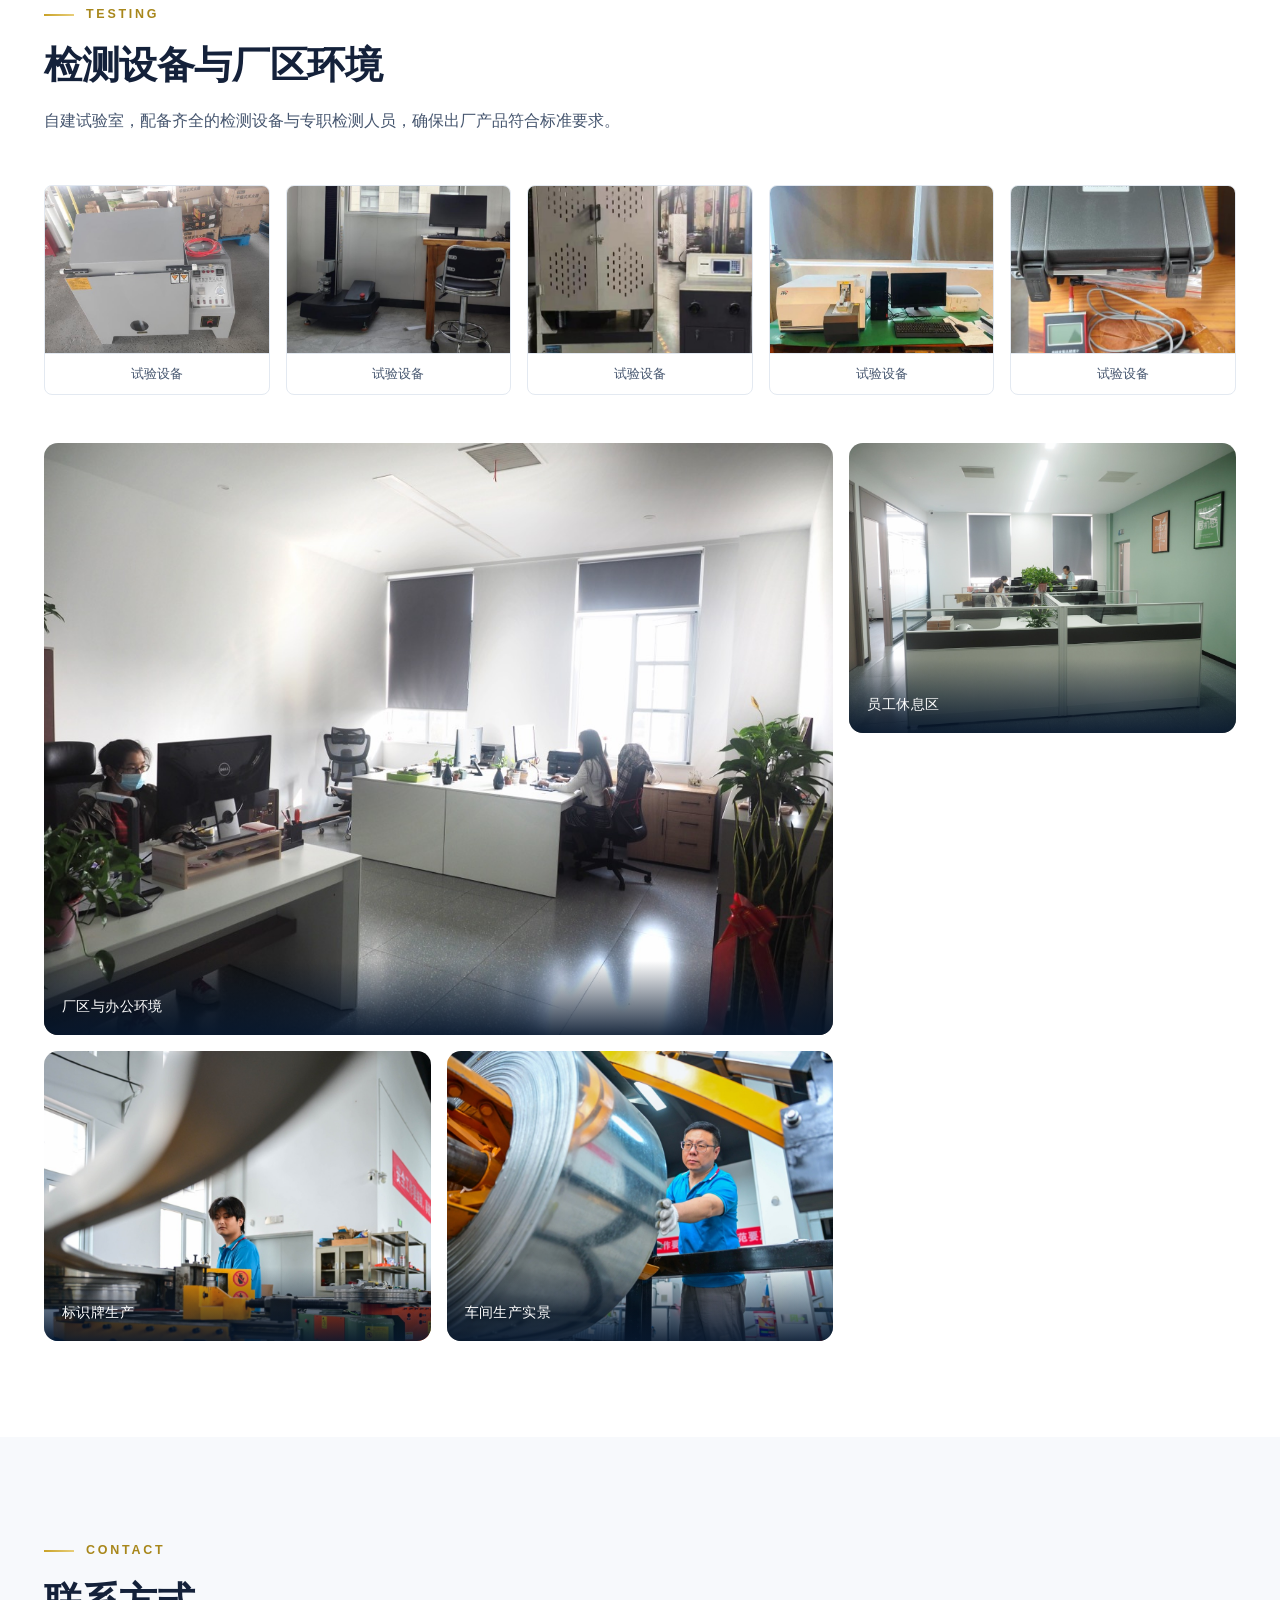
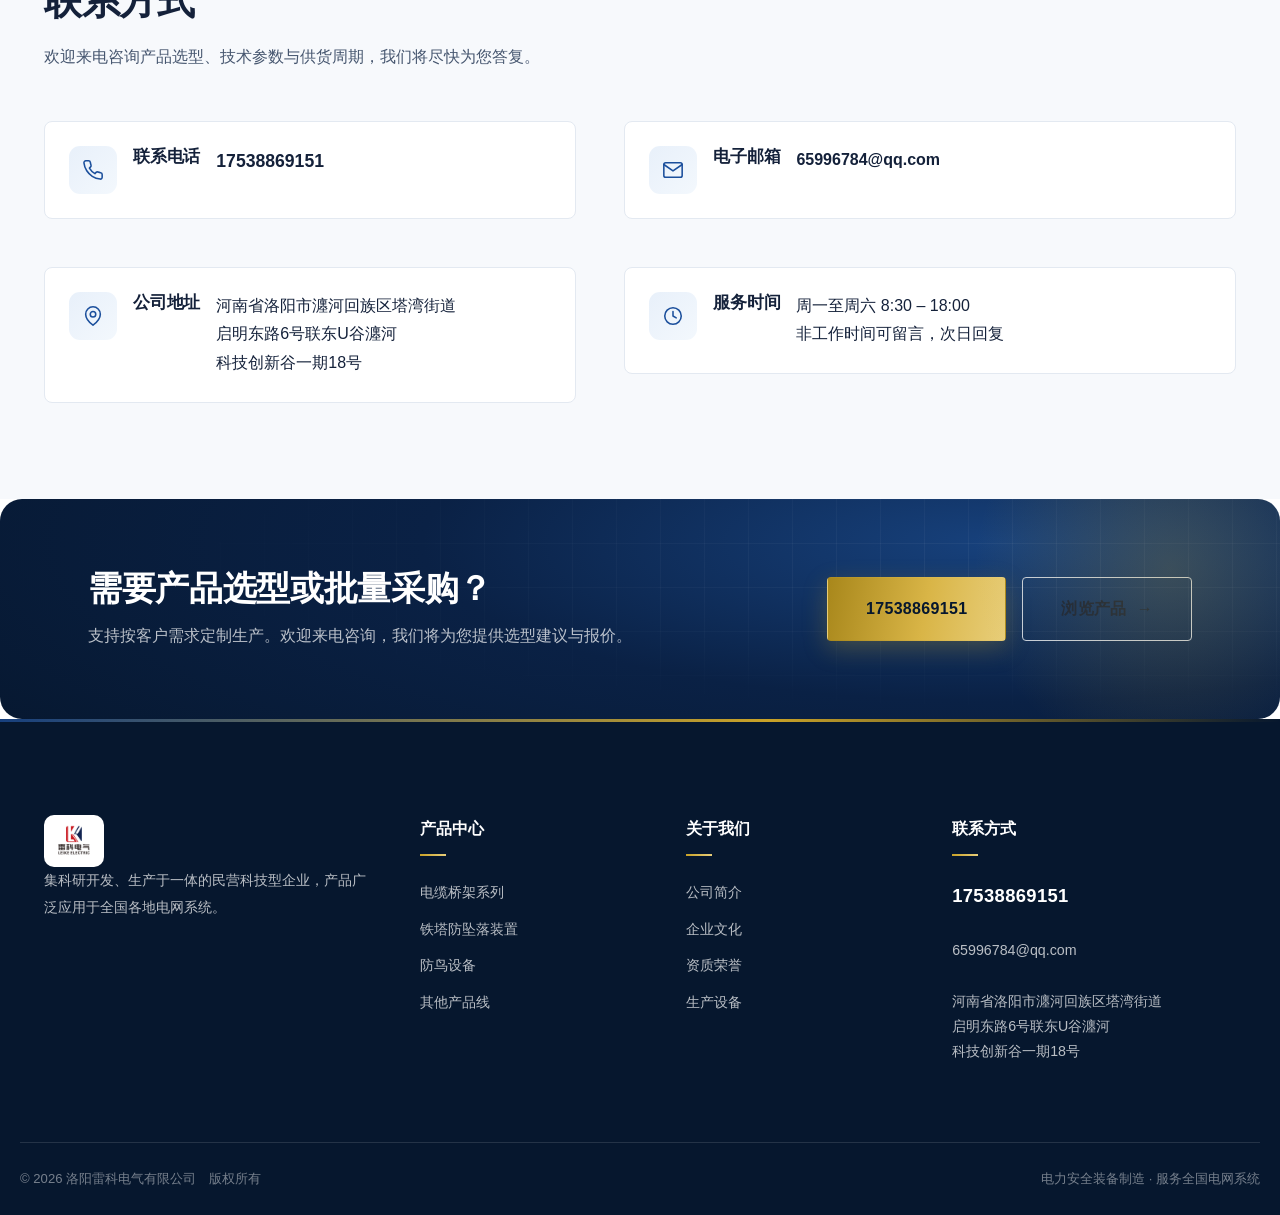
<file: about.html>
<!DOCTYPE html>
<html lang="zh-CN">
<head>
<meta charset="UTF-8">
<meta name="viewport" content="width=device-width, initial-scale=1, viewport-fit=cover">
<title>关于我们 — 洛阳雷科电气有限公司</title>
<meta name="description" content="洛阳雷科电气有限公司成立于 2013 年，坐落于洛阳市，注册资金 3200 万元，是集科研开发、生产于一体的民营科技型企业。拥有多项发明专利、管理体系认证与齐全的生产检测设备。">
<meta name="keywords" content="洛阳雷科电气,公司简介,企业文化,资质荣誉,生产设备,发明专利,质量管理体系">
<meta name="theme-color" content="#0A2145">
<link rel="icon" href="assets/img/logo.jpg">
<link rel="stylesheet" href="css/style.css">
</head>
<body>

<!-- ============ 顶部信息条 ============ -->
<div class="topbar">
  <div class="container topbar-in">
    <ul>
      <li>
        <svg viewBox="0 0 24 24" fill="none" stroke="currentColor" stroke-width="1.8" stroke-linecap="round" stroke-linejoin="round"><path d="M22 16.92v3a2 2 0 0 1-2.18 2 19.79 19.79 0 0 1-8.63-3.07 19.5 19.5 0 0 1-6-6 19.79 19.79 0 0 1-3.07-8.67A2 2 0 0 1 4.11 2h3a2 2 0 0 1 2 1.72c.13.96.36 1.9.7 2.81a2 2 0 0 1-.45 2.11L8.09 9.91a16 16 0 0 0 6 6l1.27-1.27a2 2 0 0 1 2.11-.45c.9.34 1.85.57 2.81.7A2 2 0 0 1 22 16.92z"/></svg>
        <a href="tel:17538869151">17538869151</a>
      </li>
      <li>
        <svg viewBox="0 0 24 24" fill="none" stroke="currentColor" stroke-width="1.8" stroke-linecap="round" stroke-linejoin="round"><path d="M4 4h16a2 2 0 0 1 2 2v12a2 2 0 0 1-2 2H4a2 2 0 0 1-2-2V6a2 2 0 0 1 2-2z"/><path d="m22 6-10 7L2 6"/></svg>
        <a href="mailto:65996784@qq.com">65996784@qq.com</a>
      </li>
    </ul>
    <div class="topbar-tag">集科研开发与生产于一体 · 民营科技型企业</div>
  </div>
</div>

<!-- ============ 头部导航 ============ -->
<header class="site-header">
  <div class="container nav-in">
    <a class="logo" href="index.html" aria-label="洛阳雷科电气有限公司 首页">
      <img class="brand-logo" src="assets/img/logo.jpg" alt="洛阳雷科电气有限公司">
    </a>

    <nav class="nav-main" aria-label="主导航">
      <ul class="nav-list">
        <li><a href="index.html">首页</a></li>
        <li>
          <a href="products.html">产品中心</a>
          <div class="nav-drop">
            <a href="products.html#tray">电缆桥架系列</a>
            <a href="products.html#fall">铁塔防坠落装置</a>
            <a href="products.html#bird">防鸟设备</a>
            <a href="products.html#biz">其他产品线</a>
          </div>
        </li>
        <li>
          <a href="about.html" class="active">关于我们</a>
          <div class="nav-drop">
            <a href="about.html#intro">公司简介</a>
            <a href="about.html#culture">企业文化</a>
            <a href="about.html#honors">资质荣誉</a>
            <a href="about.html#equip">生产设备</a>
            <a href="about.html#contact">联系方式</a>
          </div>
        </li>
      </ul>
    </nav>

    <div class="header-cta">
      <div class="header-tel">
        <small>全国服务热线</small>
        <b>17538869151</b>
      </div>
      <a class="btn btn-gold btn-sm" href="about.html#contact">联系我们</a>
      <button class="burger" type="button" aria-label="打开菜单" aria-expanded="false" aria-controls="mobileDrawer">
        <span></span>
      </button>
    </div>
  </div>
</header>

<!-- ============ 移动端抽屉 ============ -->
<div class="scrim"></div>
<aside class="drawer" id="mobileDrawer" aria-label="移动端导航">
  <div class="drawer-head">
    <span class="logo"><img class="brand-logo" src="assets/img/logo.jpg" alt="洛阳雷科电气有限公司"></span>
    <button class="drawer-close" type="button" aria-label="关闭菜单">&times;</button>
  </div>
  <ul class="drawer-nav">
    <li><a href="index.html">首页</a></li>
    <li>
      <button class="drow" type="button" aria-expanded="false">产品中心 <svg class="chev" width="16" height="16" viewBox="0 0 24 24" fill="none" stroke="currentColor" stroke-width="2" stroke-linecap="round" stroke-linejoin="round"><path d="m6 9 6 6 6-6"/></svg></button>
      <div class="dsub">
        <a href="products.html">全部产品</a>
        <a href="products.html#tray">电缆桥架系列</a>
        <a href="products.html#fall">铁塔防坠落装置</a>
        <a href="products.html#bird">防鸟设备</a>
      </div>
    </li>
    <li>
      <button class="drow" type="button" aria-expanded="false">关于我们 <svg class="chev" width="16" height="16" viewBox="0 0 24 24" fill="none" stroke="currentColor" stroke-width="2" stroke-linecap="round" stroke-linejoin="round"><path d="m6 9 6 6 6-6"/></svg></button>
      <div class="dsub">
        <a href="about.html#intro">公司简介</a>
        <a href="about.html#culture">企业文化</a>
        <a href="about.html#honors">资质荣誉</a>
        <a href="about.html#equip">生产设备</a>
        <a href="about.html#contact">联系方式</a>
      </div>
    </li>
  </ul>
  <div class="drawer-foot">
    <p>全国服务热线</p>
    <b>17538869151</b>
    <p style="margin-top:14px">河南省洛阳市瀍河回族区塔湾街道启明东路6号<br>联东U谷瀍河科技创新谷一期18号</p>
  </div>
</aside>

<main>

<!-- ============ 页头 ============ -->
<section class="page-banner">
  <div class="container page-banner-in">
    <nav class="breadcrumb" aria-label="面包屑"><a href="index.html">首页</a> <span>/</span> 关于我们</nav>
    <h1 class="h1">关于我们</h1>
    <p>成立于 2013 年 · 注册资金 3200 万元 · 集科研开发与生产于一体的民营科技型企业</p>
  </div>
</section>

<!-- ============ 公司简介 ============ -->
<section class="section" id="intro">
  <div class="container split reveal">
    <div class="split-copy">
      <div class="eyebrow">COMPANY PROFILE</div>
      <h2 class="h2">公司简介</h2>
      <p class="lead" style="margin-bottom:18px">
        洛阳雷科电气有限公司成立于 2013 年，公司坐落于风景秀丽的洛阳市，交通十分便利，是我国集科研开发、生产于一体的民营科技型企业，注册资金 3200 万元。
      </p>
      <p style="color:var(--ink-soft);line-height:1.95;margin-bottom:18px">
        公司拥有雄厚的技术力量、一流的生产设备、先进的生产工艺、齐全的检测设备及高效的企业管理机制，取得了多项认证证书及发明专利。
      </p>
      <p style="color:var(--ink-soft);line-height:1.95;margin-bottom:22px">
        公司自成立以来，凭借稳定可靠的质量，产品被广泛应用于全国各地的电网系统中，为电网建设发挥了积极作用。同时在国内大力开拓市场，产品遍及湖南、湖北、江西、河南、河北、冀北、甘肃、青海、重庆、四川、内蒙古东部、辽宁等地区。公司还可以根据客户需求定制生产各种产品。
      </p>
      <ul class="check-list">
        <li><b>企业精神</b>　团结 · 拼搏 · 务实 · 创新</li>
        <li><b>经营理念</b>　严格执行国家标准，保持良好的质量管理体系</li>
        <li><b>服务承诺</b>　不断完善售前、售后服务体系，满足客户需求</li>
      </ul>
    </div>
    <div class="split-media">
      <div class="gal-hero" style="aspect-ratio:4/3">
        <img src="assets/img/office/o2.jpg" alt="雷科电气办公环境" loading="lazy">
        <figcaption>洛阳总部 · 员工休息区</figcaption>
      </div>
    </div>
  </div>
</section>

<!-- ============ 数据 ============ -->
<div class="container">
  <div class="stats reveal">
    <div class="stats-grid">
      <div class="stat">
        <div class="stat-num"><span data-count="2013" data-decimals="0">2013</span></div>
        <div class="stat-lbl">成立年份</div>
      </div>
      <div class="stat">
        <div class="stat-num"><span data-count="3200">0</span><span class="suf">万元</span></div>
        <div class="stat-lbl">注册资金</div>
      </div>
      <div class="stat">
        <div class="stat-num"><span data-count="12">0</span><span class="suf">省</span></div>
        <div class="stat-lbl">产品覆盖地区</div>
      </div>
      <div class="stat">
        <div class="stat-num"><span data-count="30">0</span><span class="suf">余项</span></div>
        <div class="stat-lbl">资质与专利证书</div>
      </div>
    </div>
  </div>
</div>

<!-- ============ 企业文化 ============ -->
<section class="section bg-alt" id="culture">
  <div class="container">
    <div class="sec-head center reveal">
      <div class="eyebrow">CULTURE</div>
      <h2 class="h2">企业文化</h2>
      <p class="lead">以“团结、拼搏、务实、创新”为己任，实现商业与环境的和谐共生。</p>
    </div>

    <div class="grid g-4 reveal" style="margin-bottom:var(--sp-6)">
      <div class="feat">
        <div class="feat-ico"><svg viewBox="0 0 24 24" fill="none" stroke="currentColor" stroke-width="1.7" stroke-linecap="round" stroke-linejoin="round"><path d="M16 21v-2a4 4 0 0 0-4-4H6a4 4 0 0 0-4 4v2"/><circle cx="9" cy="7" r="4"/><path d="M22 21v-2a4 4 0 0 0-3-3.87M16 3.13A4 4 0 0 1 16 11"/></svg></div>
        <h3 class="h4">团结</h3>
        <p>视员工为企业最宝贵的财富，用真诚沟通与贴心福利构筑温暖的企业大家庭。</p>
      </div>
      <div class="feat">
        <div class="feat-ico"><svg viewBox="0 0 24 24" fill="none" stroke="currentColor" stroke-width="1.7" stroke-linecap="round" stroke-linejoin="round"><path d="M13 2 3 14h9l-1 8 10-12h-9l1-8z"/></svg></div>
        <h3 class="h4">拼搏</h3>
        <p>引进新技术、新设备和高级人才，实现质量持续提高，不断开拓市场。</p>
      </div>
      <div class="feat">
        <div class="feat-ico"><svg viewBox="0 0 24 24" fill="none" stroke="currentColor" stroke-width="1.7" stroke-linecap="round" stroke-linejoin="round"><path d="M14 2H6a2 2 0 0 0-2 2v16a2 2 0 0 0 2 2h12a2 2 0 0 0 2-2V8z"/><path d="M14 2v6h6M9 15l2 2 4-4"/></svg></div>
        <h3 class="h4">务实</h3>
        <p>严格执行国家标准，保持良好的质量管理体系，以稳定可靠的质量赢得信任。</p>
      </div>
      <div class="feat">
        <div class="feat-ico"><svg viewBox="0 0 24 24" fill="none" stroke="currentColor" stroke-width="1.7" stroke-linecap="round" stroke-linejoin="round"><path d="M9 18h6M10 22h4"/><path d="M12 2a7 7 0 0 0-4 12.7V18h8v-3.3A7 7 0 0 0 12 2z"/></svg></div>
        <h3 class="h4">创新</h3>
        <p>持续革新工艺，在每一个项目与每一步运营中引入新思路、新方法。</p>
      </div>
    </div>

    <div class="grid g-2 reveal">
      <div class="feat" style="border-left:3px solid var(--gold-500)">
        <h3 class="h4">绿色环保理念</h3>
        <p style="color:var(--ink-soft);line-height:1.95">
          公司以绿色环保为己任，在每一次决策、每一个项目、每一步运营中，绿色先行。于产品端，打造绿色产品；在流程上，持续革新工艺，削减能耗与污染；日常管理中，培育员工绿色习惯。公司立志成为绿色发展的推动者，让环保贯穿企业发展全程。
        </p>
      </div>
      <div class="feat" style="border-left:3px solid var(--blue-500)">
        <h3 class="h4">人文关怀</h3>
        <p style="color:var(--ink-soft);line-height:1.95">
          人文关怀是公司发展的灵魂基石。公司视员工为最宝贵的财富，关注每一位成员的成长与需求，提供丰富的培训机会助力职业晋升，打造舒适温馨的办公环境提升工作幸福感，用真诚沟通、贴心福利构筑温暖的企业大家庭。
        </p>
      </div>
    </div>
  </div>
</section>

<!-- ============ 资质荣誉 ============ -->
<section class="section" id="honors">
  <div class="container">
    <div class="sec-head reveal">
      <div class="eyebrow">HONORS</div>
      <h2 class="h2">资质与荣誉</h2>
      <p class="lead">营业执照、管理体系认证、发明与实用新型专利、商标注册证、软件著作权、企业信用等级、纳税信用评价及银行资信证明等。</p>
    </div>

    <div class="shot-grid reveal">
      <a class="shot" href="assets/img/certs/c01.jpg" target="_blank" rel="noopener"><img src="assets/img/certs/c01.jpg" alt="营业执照副本" loading="lazy"><span>营业执照</span></a>
      <a class="shot" href="assets/img/certs/c02.jpg" target="_blank" rel="noopener"><img src="assets/img/certs/c02.jpg" alt="质量管理体系认证证书" loading="lazy"><span>质量管理体系</span></a>
      <a class="shot" href="assets/img/certs/c03.jpg" target="_blank" rel="noopener"><img src="assets/img/certs/c03.jpg" alt="环境管理体系认证证书" loading="lazy"><span>环境管理体系</span></a>
      <a class="shot" href="assets/img/certs/c04.jpg" target="_blank" rel="noopener"><img src="assets/img/certs/c04.jpg" alt="职业健康管理体系认证证书" loading="lazy"><span>职业健康管理体系</span></a>
      <a class="shot" href="assets/img/certs/c05.jpg" target="_blank" rel="noopener"><img src="assets/img/certs/c05.jpg" alt="发明专利证书" loading="lazy"><span>发明专利<br>电缆桥架安装结构</span></a>
      <a class="shot" href="assets/img/certs/c06.jpg" target="_blank" rel="noopener"><img src="assets/img/certs/c06.jpg" alt="实用新型专利证书" loading="lazy"><span>实用新型<br>电力安全维护警示围栏</span></a>
      <a class="shot" href="assets/img/certs/c07.jpg" target="_blank" rel="noopener"><img src="assets/img/certs/c07.jpg" alt="实用新型专利证书" loading="lazy"><span>实用新型<br>双向安全标识牌</span></a>
      <a class="shot" href="assets/img/certs/c08.jpg" target="_blank" rel="noopener"><img src="assets/img/certs/c08.jpg" alt="实用新型专利证书" loading="lazy"><span>实用新型<br>户外高压交流隔离开关</span></a>
      <a class="shot" href="assets/img/certs/c09.jpg" target="_blank" rel="noopener"><img src="assets/img/certs/c09.jpg" alt="实用新型专利证书" loading="lazy"><span>实用新型<br>封闭式高压熔断器</span></a>
      <a class="shot" href="assets/img/certs/c10.jpg" target="_blank" rel="noopener"><img src="assets/img/certs/c10.jpg" alt="实用新型专利证书" loading="lazy"><span>实用新型<br>多功能电气标识牌</span></a>
      <a class="shot" href="assets/img/certs/c11.jpg" target="_blank" rel="noopener"><img src="assets/img/certs/c11.jpg" alt="实用新型专利证书" loading="lazy"><span>实用新型<br>塑壳断路器</span></a>
      <a class="shot" href="assets/img/certs/c12.jpg" target="_blank" rel="noopener"><img src="assets/img/certs/c12.jpg" alt="软件著作权登记证书" loading="lazy"><span>软件著作权</span></a>
      <a class="shot" href="assets/img/certs/c13.jpg" target="_blank" rel="noopener"><img src="assets/img/certs/c13.jpg" alt="商标注册证" loading="lazy"><span>商标注册证</span></a>
      <a class="shot" href="assets/img/certs/c14.jpg" target="_blank" rel="noopener"><img src="assets/img/certs/c14.jpg" alt="商标注册证" loading="lazy"><span>商标注册证</span></a>
      <a class="shot" href="assets/img/certs/c15.jpg" target="_blank" rel="noopener"><img src="assets/img/certs/c15.jpg" alt="企业信用等级证书" loading="lazy"><span>企业信用等级</span></a>
      <a class="shot" href="assets/img/certs/c16.jpg" target="_blank" rel="noopener"><img src="assets/img/certs/c16.jpg" alt="银行资信证明" loading="lazy"><span>银行资信证明</span></a>
      <a class="shot" href="assets/img/certs/c17.jpg" target="_blank" rel="noopener"><img src="assets/img/certs/c17.jpg" alt="科技成果等级证书" loading="lazy"><span>科技成果等级</span></a>
      <a class="shot" href="assets/img/certs/c18.jpg" target="_blank" rel="noopener"><img src="assets/img/certs/c18.jpg" alt="年度纳税信用评价" loading="lazy"><span>纳税信用评价</span></a>
      <a class="shot" href="assets/img/certs/c19.jpg" target="_blank" rel="noopener"><img src="assets/img/certs/c19.jpg" alt="ESG 报告公示证明文件" loading="lazy"><span>ESG 报告公示</span></a>
      <a class="shot" href="assets/img/certs/c20.jpg" target="_blank" rel="noopener"><img src="assets/img/certs/c20.jpg" alt="绿色发展报告公示证书" loading="lazy"><span>绿色发展公示</span></a>
      <a class="shot" href="assets/img/certs/c21.jpg" target="_blank" rel="noopener"><img src="assets/img/certs/c21.jpg" alt="无损检测员证书" loading="lazy"><span>无损检测员</span></a>
      <a class="shot" href="assets/img/certs/c22.jpg" target="_blank" rel="noopener"><img src="assets/img/certs/c22.jpg" alt="电气工程师证书" loading="lazy"><span>电气工程师</span></a>
    </div>
  </div>
</section>

<!-- ============ 生产设备 ============ -->
<section class="section bg-alt" id="equip">
  <div class="container">
    <div class="sec-head reveal">
      <div class="eyebrow">EQUIPMENT</div>
      <h2 class="h2">生产设备</h2>
      <p class="lead">从下料、成型、冲孔到表面处理与打印，配备成套生产设备，关键工序自主完成。</p>
    </div>

    <div class="eq-grid reveal">
      <div class="eq"><img src="assets/img/factory/e1.jpg" alt="激光切割机" loading="lazy"><span>激光切割机</span></div>
      <div class="eq"><img src="assets/img/factory/e2.jpg" alt="电液折弯机" loading="lazy"><span>电液折弯机</span></div>
      <div class="eq"><img src="assets/img/factory/e3.jpg" alt="开卷机" loading="lazy"><span>开卷机</span></div>
      <div class="eq"><img src="assets/img/factory/e4.jpg" alt="校平切断机" loading="lazy"><span>校平切断机</span></div>
      <div class="eq"><img src="assets/img/factory/e5.jpg" alt="液压摆式剪板机" loading="lazy"><span>液压摆式剪板机</span></div>
      <div class="eq"><img src="assets/img/factory/e6.jpg" alt="汉拓宽幅UV打印机" loading="lazy"><span>汉拓宽幅UV打印机</span></div>
      <div class="eq"><img src="assets/img/factory/e7.jpg" alt="冲孔机" loading="lazy"><span>冲孔机</span></div>
      <div class="eq"><img src="assets/img/factory/e8.jpg" alt="平衡重式叉车" loading="lazy"><span>平衡重式叉车</span></div>
      <div class="eq"><img src="assets/img/factory/e9.jpg" alt="铜铝型材切割锯床" loading="lazy"><span>铜铝型材切割锯床</span></div>
      <div class="eq"><img src="assets/img/factory/e10.jpg" alt="空压机" loading="lazy"><span>空压机</span></div>
    </div>
  </div>
</section>

<!-- ============ 试验设备 & 厂区 ============ -->
<section class="section">
  <div class="container">
    <div class="sec-head reveal">
      <div class="eyebrow">TESTING</div>
      <h2 class="h2">检测设备与厂区环境</h2>
      <p class="lead">自建试验室，配备齐全的检测设备与专职检测人员，确保出厂产品符合标准要求。</p>
    </div>

    <div class="eq-grid reveal" style="margin-bottom:var(--sp-7)">
      <div class="eq"><img src="assets/img/factory/t1.jpg" alt="试验设备" loading="lazy"><span>试验设备</span></div>
      <div class="eq"><img src="assets/img/factory/t2.jpg" alt="试验设备" loading="lazy"><span>试验设备</span></div>
      <div class="eq"><img src="assets/img/factory/t3.jpg" alt="试验设备" loading="lazy"><span>试验设备</span></div>
      <div class="eq"><img src="assets/img/factory/t4.jpg" alt="试验设备" loading="lazy"><span>试验设备</span></div>
      <div class="eq"><img src="assets/img/factory/t5.jpg" alt="试验设备" loading="lazy"><span>试验设备</span></div>
    </div>

    <div class="gal reveal">
      <figure class="gal-item wide">
        <img src="assets/img/office/o3.jpg" alt="厂区环境" loading="lazy">
        <figcaption>厂区与办公环境</figcaption>
      </figure>
      <figure class="gal-item">
        <img src="assets/img/office/o4.jpg" alt="员工休息区" loading="lazy">
        <figcaption>员工休息区</figcaption>
      </figure>
      <figure class="gal-item">
        <img src="assets/img/factory/f4.jpg" alt="标识牌生产" loading="lazy">
        <figcaption>标识牌生产</figcaption>
      </figure>
      <figure class="gal-item">
        <img src="assets/img/factory/f6.jpg" alt="车间生产实景" loading="lazy">
        <figcaption>车间生产实景</figcaption>
      </figure>
    </div>
  </div>
</section>

<!-- ============ 联系方式 ============ -->
<section class="section bg-alt" id="contact">
  <div class="container">
    <div class="sec-head reveal">
      <div class="eyebrow">CONTACT</div>
      <h2 class="h2">联系方式</h2>
      <p class="lead">欢迎来电咨询产品选型、技术参数与供货周期，我们将尽快为您答复。</p>
    </div>

    <div class="contact-grid reveal">
      <div class="info-card">
        <div class="info-ico"><svg viewBox="0 0 24 24" fill="none" stroke="currentColor" stroke-width="1.7" stroke-linecap="round" stroke-linejoin="round"><path d="M22 16.92v3a2 2 0 0 1-2.18 2 19.79 19.79 0 0 1-8.63-3.07 19.5 19.5 0 0 1-6-6 19.79 19.79 0 0 1-3.07-8.67A2 2 0 0 1 4.11 2h3a2 2 0 0 1 2 1.72c.13.96.36 1.9.7 2.81a2 2 0 0 1-.45 2.11L8.09 9.91a16 16 0 0 0 6 6l1.27-1.27a2 2 0 0 1 2.11-.45c.9.34 1.85.57 2.81.7A2 2 0 0 1 22 16.92z"/></svg></div>
        <h3 class="h4">联系电话</h3>
        <p><a href="tel:17538869151" style="color:var(--ink);font-weight:700;font-size:1.1rem">17538869151</a></p>
      </div>

      <div class="info-card">
        <div class="info-ico"><svg viewBox="0 0 24 24" fill="none" stroke="currentColor" stroke-width="1.7" stroke-linecap="round" stroke-linejoin="round"><path d="M4 4h16a2 2 0 0 1 2 2v12a2 2 0 0 1-2 2H4a2 2 0 0 1-2-2V6a2 2 0 0 1 2-2z"/><path d="m22 6-10 7L2 6"/></svg></div>
        <h3 class="h4">电子邮箱</h3>
        <p><a href="mailto:65996784@qq.com" style="color:var(--ink);font-weight:600">65996784@qq.com</a></p>
      </div>

      <div class="info-card">
        <div class="info-ico"><svg viewBox="0 0 24 24" fill="none" stroke="currentColor" stroke-width="1.7" stroke-linecap="round" stroke-linejoin="round"><path d="M20 10c0 6-8 12-8 12s-8-6-8-12a8 8 0 0 1 16 0z"/><circle cx="12" cy="10" r="3"/></svg></div>
        <h3 class="h4">公司地址</h3>
        <p>河南省洛阳市瀍河回族区塔湾街道<br>启明东路6号联东U谷瀍河<br>科技创新谷一期18号</p>
      </div>

      <div class="info-card">
        <div class="info-ico"><svg viewBox="0 0 24 24" fill="none" stroke="currentColor" stroke-width="1.7" stroke-linecap="round" stroke-linejoin="round"><circle cx="12" cy="12" r="9"/><path d="M12 7v5l3.5 2"/></svg></div>
        <h3 class="h4">服务时间</h3>
        <p>周一至周六 8:30 – 18:00<br>非工作时间可留言，次日回复</p>
      </div>
    </div>
  </div>
</section>

<!-- ============ CTA ============ -->
<section class="cta-band">
  <div class="container cta-in reveal">
    <div>
      <h2 class="h3">需要产品选型或批量采购？</h2>
      <p>支持按客户需求定制生产。欢迎来电咨询，我们将为您提供选型建议与报价。</p>
    </div>
    <div class="cta-actions">
      <a class="btn btn-gold btn-lg" href="tel:17538869151">17538869151</a>
      <a class="btn btn-ghost btn-lg" href="products.html">浏览产品 <span class="arw">→</span></a>
    </div>
  </div>
</section>

</main>

<!-- ============ 页脚 ============ -->
<footer class="site-footer">
  <div class="container foot-grid">
    <div class="foot-brand">
      <img class="brand-logo" src="assets/img/logo.jpg" alt="洛阳雷科电气有限公司">
      <p>集科研开发、生产于一体的民营科技型企业，产品广泛应用于全国各地电网系统。</p>
    </div>
    <div class="foot-col">
      <h4>产品中心</h4>
      <ul class="foot-links">
        <li><a href="products.html#tray">电缆桥架系列</a></li>
        <li><a href="products.html#fall">铁塔防坠落装置</a></li>
        <li><a href="products.html#bird">防鸟设备</a></li>
        <li><a href="products.html#biz">其他产品线</a></li>
      </ul>
    </div>
    <div class="foot-col">
      <h4>关于我们</h4>
      <ul class="foot-links">
        <li><a href="about.html#intro">公司简介</a></li>
        <li><a href="about.html#culture">企业文化</a></li>
        <li><a href="about.html#honors">资质荣誉</a></li>
        <li><a href="about.html#equip">生产设备</a></li>
      </ul>
    </div>
    <div class="foot-col">
      <h4>联系方式</h4>
      <ul class="foot-contact">
        <li><b>17538869151</b></li>
        <li>65996784@qq.com</li>
        <li>河南省洛阳市瀍河回族区塔湾街道<br>启明东路6号联东U谷瀍河<br>科技创新谷一期18号</li>
      </ul>
    </div>
  </div>
  <div class="container foot-bottom">
    <p>© <span data-year>2026</span> 洛阳雷科电气有限公司　版权所有</p>
    <p>电力安全装备制造 · 服务全国电网系统</p>
  </div>
</footer>

<button class="to-top" type="button" aria-label="返回顶部">
  <svg viewBox="0 0 24 24" fill="none" stroke="currentColor" stroke-width="2" stroke-linecap="round" stroke-linejoin="round"><path d="m6 15 6-6 6 6"/></svg>
</button>

<script src="js/main.js"></script>
</body>
</html>
</file>
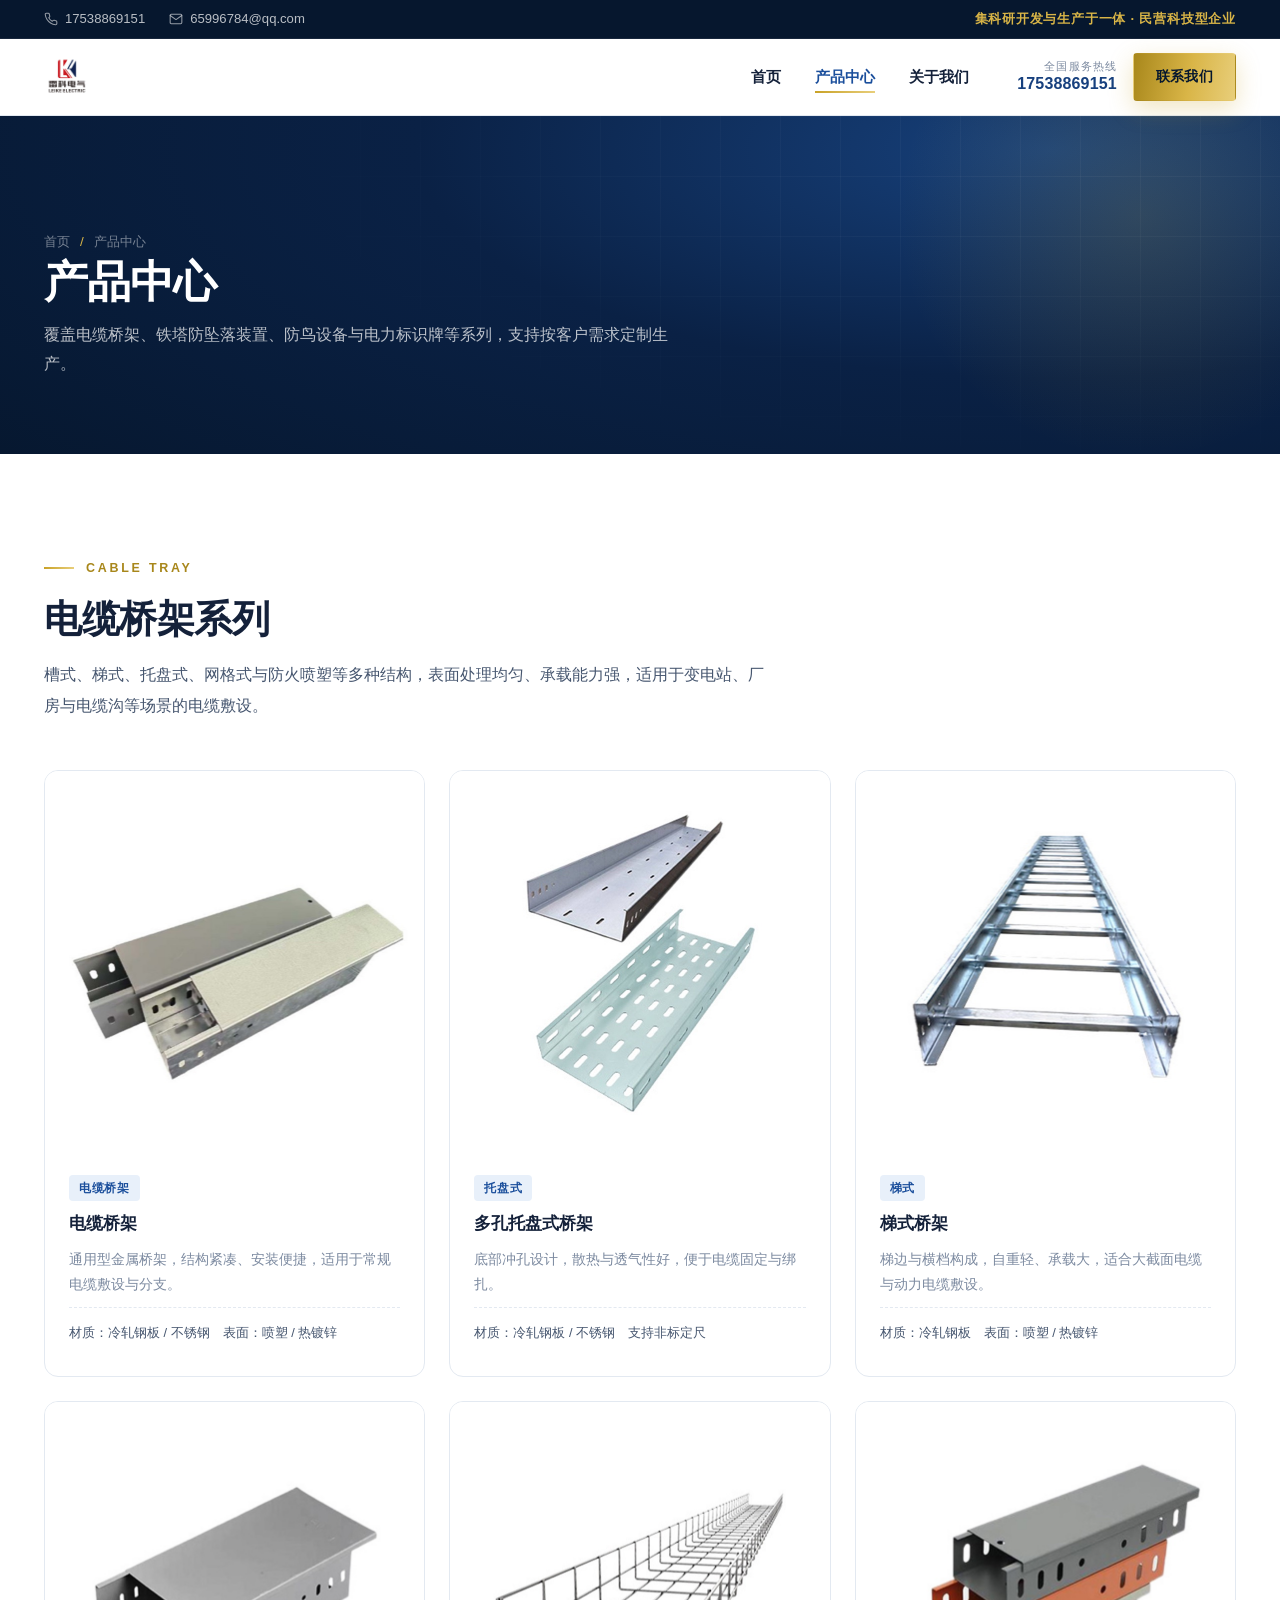
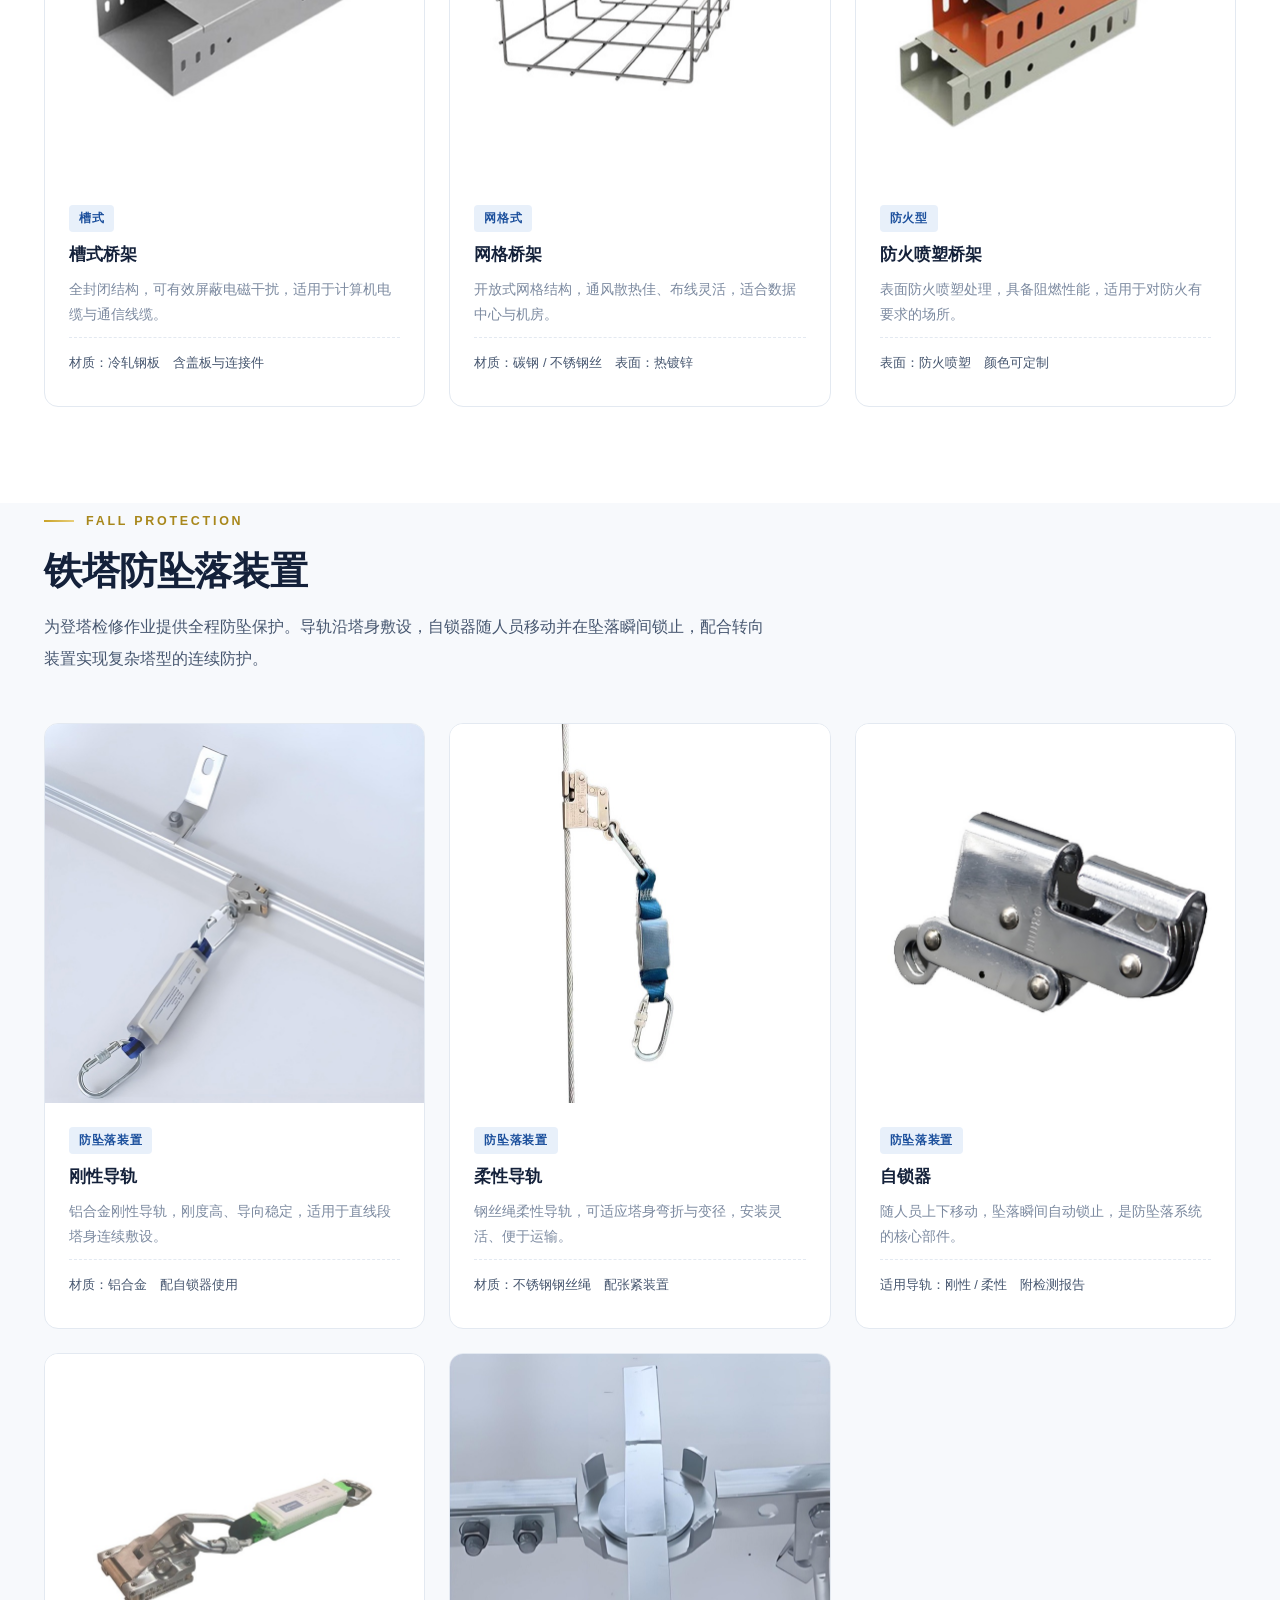
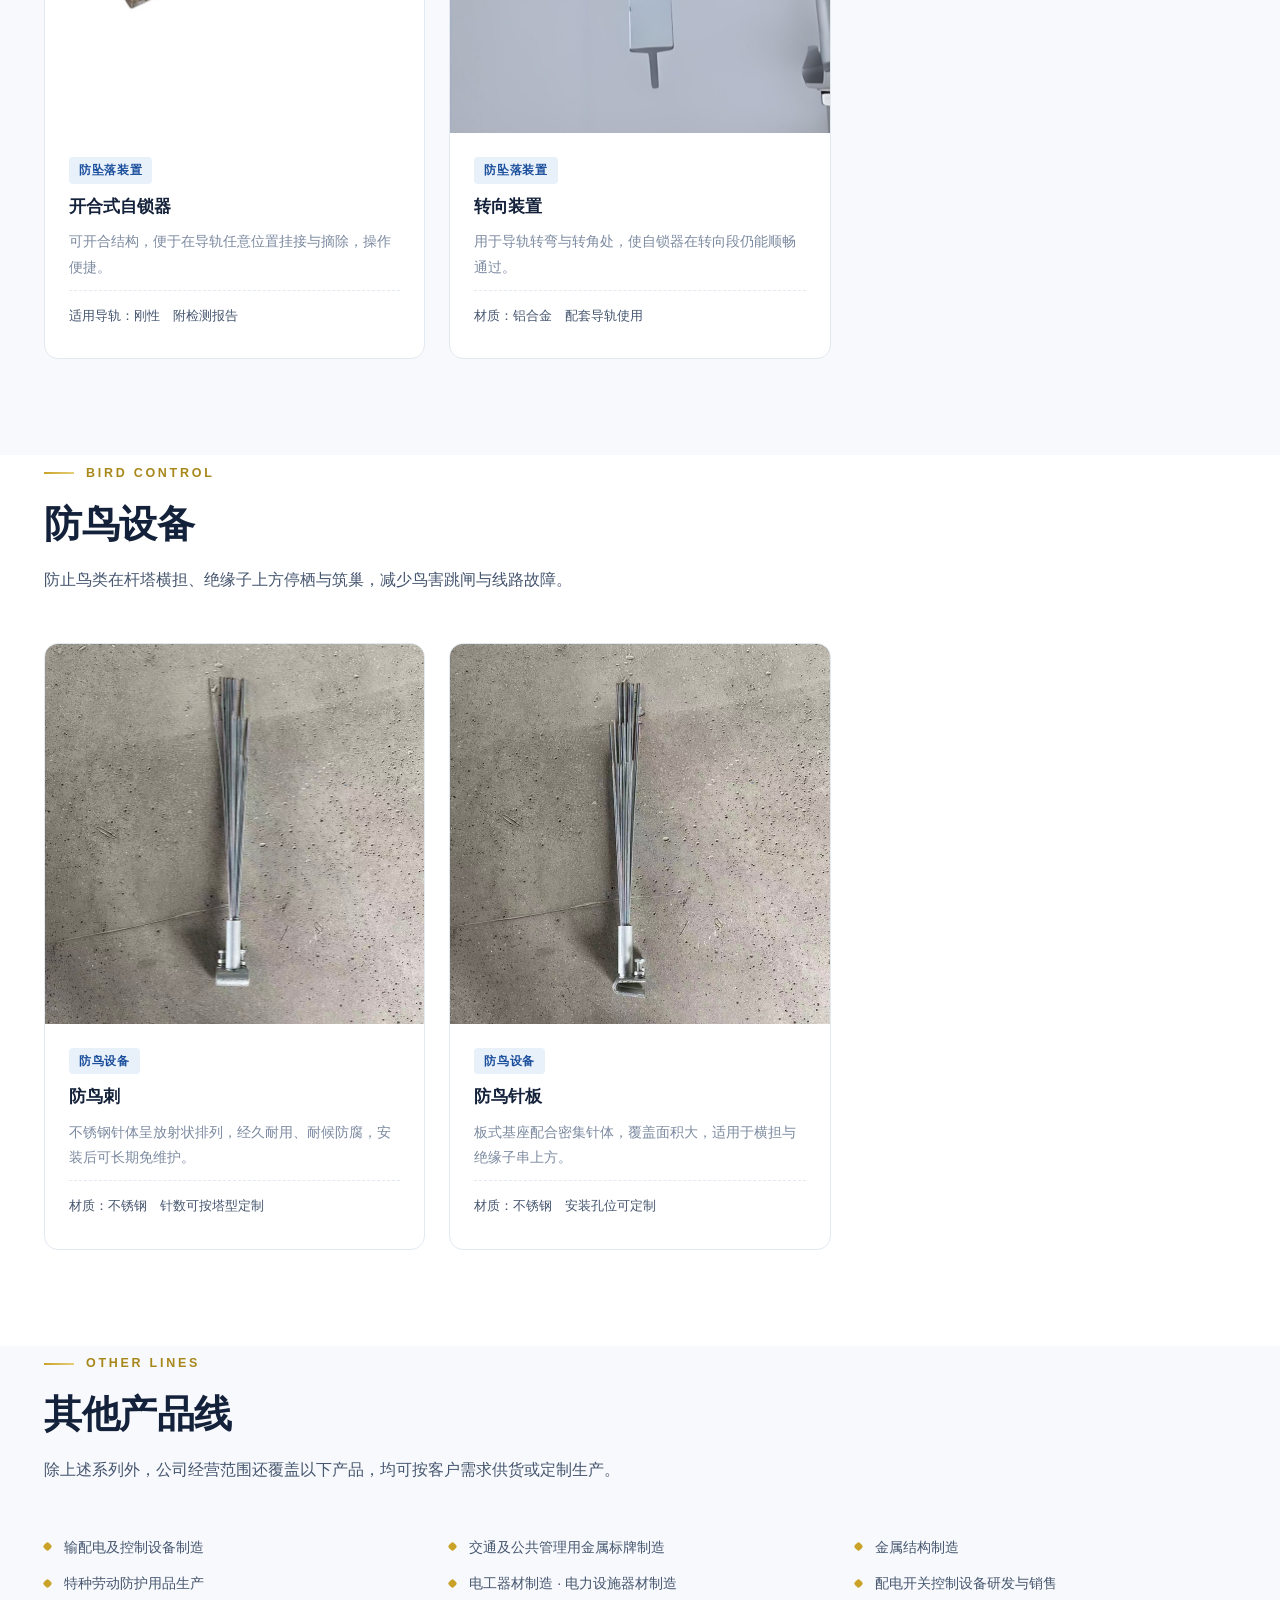
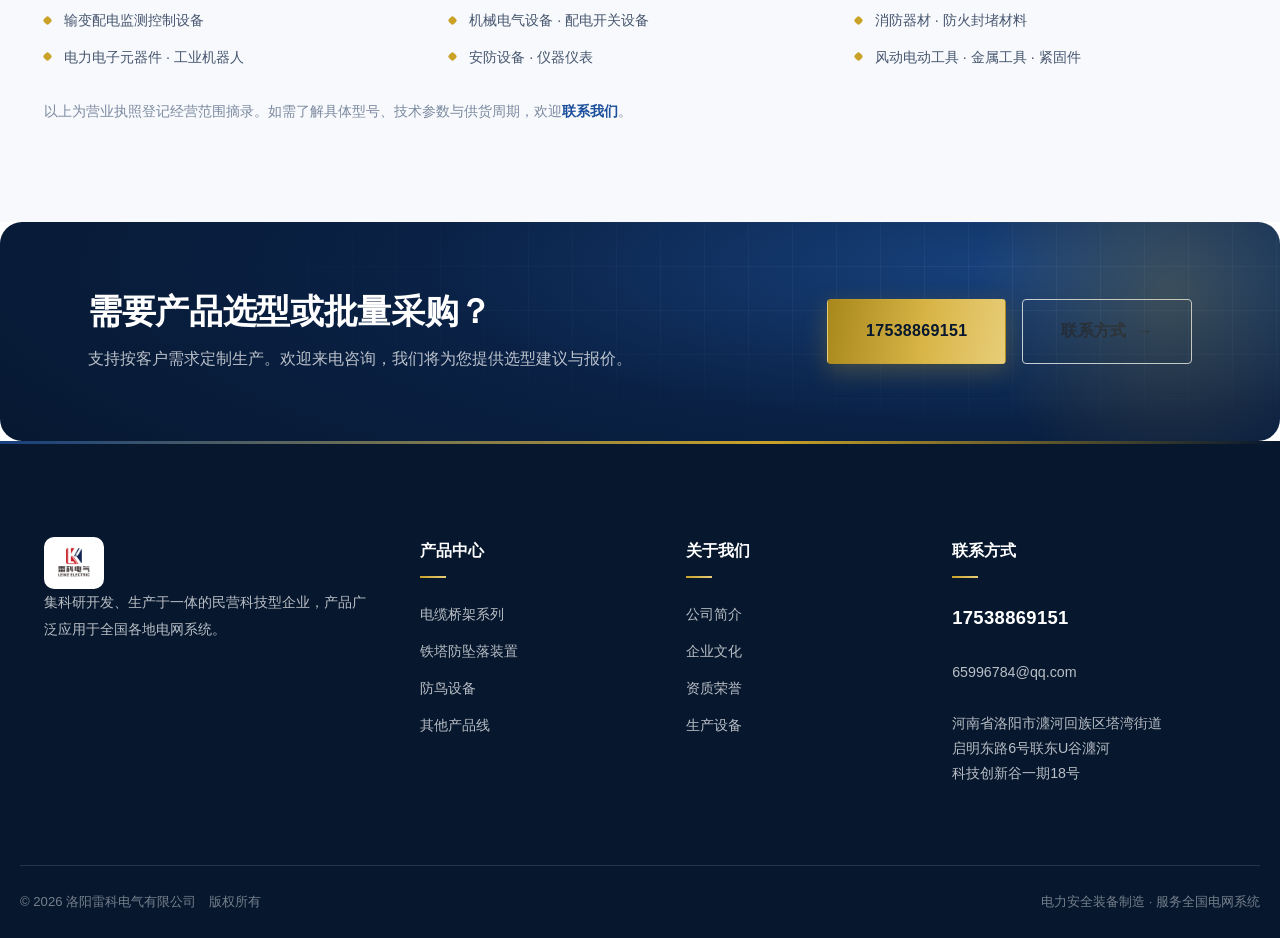
<file: products.html>
<!DOCTYPE html>
<html lang="zh-CN">
<head>
<meta charset="UTF-8">
<meta name="viewport" content="width=device-width, initial-scale=1, viewport-fit=cover">
<title>产品中心 — 洛阳雷科电气有限公司</title>
<meta name="description" content="洛阳雷科电气产品中心：电缆桥架系列（槽式、梯式、托盘式、网格式、防火喷塑）、铁塔防坠落装置（刚性导轨、柔性导轨、自锁器、转向装置）、防鸟设备（防鸟刺、防鸟针板）及各类电力设施器材。">
<meta name="keywords" content="电缆桥架,槽式桥架,梯式桥架,托盘式桥架,网格桥架,防火喷塑桥架,刚性导轨,柔性导轨,自锁器,防鸟刺,防鸟针板">
<meta name="theme-color" content="#0A2145">
<link rel="icon" href="assets/img/logo.jpg">
<link rel="stylesheet" href="css/style.css">
</head>
<body>

<!-- ============ 顶部信息条 ============ -->
<div class="topbar">
  <div class="container topbar-in">
    <ul>
      <li>
        <svg viewBox="0 0 24 24" fill="none" stroke="currentColor" stroke-width="1.8" stroke-linecap="round" stroke-linejoin="round"><path d="M22 16.92v3a2 2 0 0 1-2.18 2 19.79 19.79 0 0 1-8.63-3.07 19.5 19.5 0 0 1-6-6 19.79 19.79 0 0 1-3.07-8.67A2 2 0 0 1 4.11 2h3a2 2 0 0 1 2 1.72c.13.96.36 1.9.7 2.81a2 2 0 0 1-.45 2.11L8.09 9.91a16 16 0 0 0 6 6l1.27-1.27a2 2 0 0 1 2.11-.45c.9.34 1.85.57 2.81.7A2 2 0 0 1 22 16.92z"/></svg>
        <a href="tel:17538869151">17538869151</a>
      </li>
      <li>
        <svg viewBox="0 0 24 24" fill="none" stroke="currentColor" stroke-width="1.8" stroke-linecap="round" stroke-linejoin="round"><path d="M4 4h16a2 2 0 0 1 2 2v12a2 2 0 0 1-2 2H4a2 2 0 0 1-2-2V6a2 2 0 0 1 2-2z"/><path d="m22 6-10 7L2 6"/></svg>
        <a href="mailto:65996784@qq.com">65996784@qq.com</a>
      </li>
    </ul>
    <div class="topbar-tag">集科研开发与生产于一体 · 民营科技型企业</div>
  </div>
</div>

<!-- ============ 头部导航 ============ -->
<header class="site-header">
  <div class="container nav-in">
    <a class="logo" href="index.html" aria-label="洛阳雷科电气有限公司 首页">
      <img class="brand-logo" src="assets/img/logo.jpg" alt="洛阳雷科电气有限公司">
    </a>

    <nav class="nav-main" aria-label="主导航">
      <ul class="nav-list">
        <li><a href="index.html">首页</a></li>
        <li>
          <a href="products.html" class="active">产品中心</a>
          <div class="nav-drop">
            <a href="products.html#tray">电缆桥架系列</a>
            <a href="products.html#fall">铁塔防坠落装置</a>
            <a href="products.html#bird">防鸟设备</a>
            <a href="products.html#biz">其他产品线</a>
          </div>
        </li>
        <li>
          <a href="about.html">关于我们</a>
          <div class="nav-drop">
            <a href="about.html#intro">公司简介</a>
            <a href="about.html#culture">企业文化</a>
            <a href="about.html#honors">资质荣誉</a>
            <a href="about.html#equip">生产设备</a>
            <a href="about.html#contact">联系方式</a>
          </div>
        </li>
      </ul>
    </nav>

    <div class="header-cta">
      <div class="header-tel">
        <small>全国服务热线</small>
        <b>17538869151</b>
      </div>
      <a class="btn btn-gold btn-sm" href="about.html#contact">联系我们</a>
      <button class="burger" type="button" aria-label="打开菜单" aria-expanded="false" aria-controls="mobileDrawer">
        <span></span>
      </button>
    </div>
  </div>
</header>

<!-- ============ 移动端抽屉 ============ -->
<div class="scrim"></div>
<aside class="drawer" id="mobileDrawer" aria-label="移动端导航">
  <div class="drawer-head">
    <span class="logo"><img class="brand-logo" src="assets/img/logo.jpg" alt="洛阳雷科电气有限公司"></span>
    <button class="drawer-close" type="button" aria-label="关闭菜单">&times;</button>
  </div>
  <ul class="drawer-nav">
    <li><a href="index.html">首页</a></li>
    <li>
      <button class="drow" type="button" aria-expanded="false">产品中心 <svg class="chev" width="16" height="16" viewBox="0 0 24 24" fill="none" stroke="currentColor" stroke-width="2" stroke-linecap="round" stroke-linejoin="round"><path d="m6 9 6 6 6-6"/></svg></button>
      <div class="dsub">
        <a href="products.html">全部产品</a>
        <a href="products.html#tray">电缆桥架系列</a>
        <a href="products.html#fall">铁塔防坠落装置</a>
        <a href="products.html#bird">防鸟设备</a>
      </div>
    </li>
    <li>
      <button class="drow" type="button" aria-expanded="false">关于我们 <svg class="chev" width="16" height="16" viewBox="0 0 24 24" fill="none" stroke="currentColor" stroke-width="2" stroke-linecap="round" stroke-linejoin="round"><path d="m6 9 6 6 6-6"/></svg></button>
      <div class="dsub">
        <a href="about.html#intro">公司简介</a>
        <a href="about.html#culture">企业文化</a>
        <a href="about.html#honors">资质荣誉</a>
        <a href="about.html#equip">生产设备</a>
        <a href="about.html#contact">联系方式</a>
      </div>
    </li>
  </ul>
  <div class="drawer-foot">
    <p>全国服务热线</p>
    <b>17538869151</b>
    <p style="margin-top:14px">河南省洛阳市瀍河回族区塔湾街道启明东路6号<br>联东U谷瀍河科技创新谷一期18号</p>
  </div>
</aside>

<main>

<!-- ============ 页头 ============ -->
<section class="page-banner">
  <div class="container page-banner-in">
    <nav class="breadcrumb" aria-label="面包屑"><a href="index.html">首页</a> <span>/</span> 产品中心</nav>
    <h1 class="h1">产品中心</h1>
    <p>覆盖电缆桥架、铁塔防坠落装置、防鸟设备与电力标识牌等系列，支持按客户需求定制生产。</p>
  </div>
</section>

<!-- ============ 电缆桥架 ============ -->
<section class="prod-sec" id="tray">
  <div class="container">
    <div class="sec-head reveal">
      <div class="eyebrow">CABLE TRAY</div>
      <h2 class="h2">电缆桥架系列</h2>
      <p class="lead">槽式、梯式、托盘式、网格式与防火喷塑等多种结构，表面处理均匀、承载能力强，适用于变电站、厂房与电缆沟等场景的电缆敷设。</p>
    </div>

    <div class="pgrid reveal">
      <article class="pcard">
        <div class="pcard-media"><img src="assets/img/products/tray-1.jpg" alt="电缆桥架" loading="lazy"></div>
        <div class="pcard-body">
          <span class="pcard-cat">电缆桥架</span>
          <h3>电缆桥架</h3>
          <p>通用型金属桥架，结构紧凑、安装便捷，适用于常规电缆敷设与分支。</p>
          <div class="pcard-spec">材质：冷轧钢板 / 不锈钢　表面：喷塑 / 热镀锌</div>
        </div>
      </article>

      <article class="pcard">
        <div class="pcard-media"><img src="assets/img/products/tray-2.jpg" alt="多孔托盘式桥架" loading="lazy"></div>
        <div class="pcard-body">
          <span class="pcard-cat">托盘式</span>
          <h3>多孔托盘式桥架</h3>
          <p>底部冲孔设计，散热与透气性好，便于电缆固定与绑扎。</p>
          <div class="pcard-spec">材质：冷轧钢板 / 不锈钢　支持非标定尺</div>
        </div>
      </article>

      <article class="pcard">
        <div class="pcard-media"><img src="assets/img/products/tray-3.jpg" alt="梯式桥架" loading="lazy"></div>
        <div class="pcard-body">
          <span class="pcard-cat">梯式</span>
          <h3>梯式桥架</h3>
          <p>梯边与横档构成，自重轻、承载大，适合大截面电缆与动力电缆敷设。</p>
          <div class="pcard-spec">材质：冷轧钢板　表面：喷塑 / 热镀锌</div>
        </div>
      </article>

      <article class="pcard">
        <div class="pcard-media"><img src="assets/img/products/tray-4.jpg" alt="槽式桥架" loading="lazy"></div>
        <div class="pcard-body">
          <span class="pcard-cat">槽式</span>
          <h3>槽式桥架</h3>
          <p>全封闭结构，可有效屏蔽电磁干扰，适用于计算机电缆与通信线缆。</p>
          <div class="pcard-spec">材质：冷轧钢板　含盖板与连接件</div>
        </div>
      </article>

      <article class="pcard">
        <div class="pcard-media"><img src="assets/img/products/tray-5.jpg" alt="网格桥架" loading="lazy"></div>
        <div class="pcard-body">
          <span class="pcard-cat">网格式</span>
          <h3>网格桥架</h3>
          <p>开放式网格结构，通风散热佳、布线灵活，适合数据中心与机房。</p>
          <div class="pcard-spec">材质：碳钢 / 不锈钢丝　表面：热镀锌</div>
        </div>
      </article>

      <article class="pcard">
        <div class="pcard-media"><img src="assets/img/products/tray-6.jpg" alt="防火喷塑桥架" loading="lazy"></div>
        <div class="pcard-body">
          <span class="pcard-cat">防火型</span>
          <h3>防火喷塑桥架</h3>
          <p>表面防火喷塑处理，具备阻燃性能，适用于对防火有要求的场所。</p>
          <div class="pcard-spec">表面：防火喷塑　颜色可定制</div>
        </div>
      </article>
    </div>
  </div>
</section>

<!-- ============ 铁塔防坠落 ============ -->
<section class="prod-sec bg-alt" id="fall">
  <div class="container">
    <div class="sec-head reveal">
      <div class="eyebrow">FALL PROTECTION</div>
      <h2 class="h2">铁塔防坠落装置</h2>
      <p class="lead">为登塔检修作业提供全程防坠保护。导轨沿塔身敷设，自锁器随人员移动并在坠落瞬间锁止，配合转向装置实现复杂塔型的连续防护。</p>
    </div>

    <div class="pgrid reveal">
      <article class="pcard">
        <div class="pcard-media"><img src="assets/img/products/fp-1.jpg" alt="刚性导轨" loading="lazy"></div>
        <div class="pcard-body">
          <span class="pcard-cat">防坠落装置</span>
          <h3>刚性导轨</h3>
          <p>铝合金刚性导轨，刚度高、导向稳定，适用于直线段塔身连续敷设。</p>
          <div class="pcard-spec">材质：铝合金　配自锁器使用</div>
        </div>
      </article>

      <article class="pcard">
        <div class="pcard-media"><img src="assets/img/products/fp-2.jpg" alt="柔性导轨" loading="lazy"></div>
        <div class="pcard-body">
          <span class="pcard-cat">防坠落装置</span>
          <h3>柔性导轨</h3>
          <p>钢丝绳柔性导轨，可适应塔身弯折与变径，安装灵活、便于运输。</p>
          <div class="pcard-spec">材质：不锈钢钢丝绳　配张紧装置</div>
        </div>
      </article>

      <article class="pcard">
        <div class="pcard-media"><img src="assets/img/products/fp-3.jpg" alt="自锁器" loading="lazy"></div>
        <div class="pcard-body">
          <span class="pcard-cat">防坠落装置</span>
          <h3>自锁器</h3>
          <p>随人员上下移动，坠落瞬间自动锁止，是防坠落系统的核心部件。</p>
          <div class="pcard-spec">适用导轨：刚性 / 柔性　附检测报告</div>
        </div>
      </article>

      <article class="pcard">
        <div class="pcard-media"><img src="assets/img/products/fp-4.jpg" alt="开合式自锁器" loading="lazy"></div>
        <div class="pcard-body">
          <span class="pcard-cat">防坠落装置</span>
          <h3>开合式自锁器</h3>
          <p>可开合结构，便于在导轨任意位置挂接与摘除，操作便捷。</p>
          <div class="pcard-spec">适用导轨：刚性　附检测报告</div>
        </div>
      </article>

      <article class="pcard">
        <div class="pcard-media"><img src="assets/img/products/fp-5.jpg" alt="转向装置" loading="lazy"></div>
        <div class="pcard-body">
          <span class="pcard-cat">防坠落装置</span>
          <h3>转向装置</h3>
          <p>用于导轨转弯与转角处，使自锁器在转向段仍能顺畅通过。</p>
          <div class="pcard-spec">材质：铝合金　配套导轨使用</div>
        </div>
      </article>
    </div>
  </div>
</section>

<!-- ============ 防鸟设备 ============ -->
<section class="prod-sec" id="bird">
  <div class="container">
    <div class="sec-head reveal">
      <div class="eyebrow">BIRD CONTROL</div>
      <h2 class="h2">防鸟设备</h2>
      <p class="lead">防止鸟类在杆塔横担、绝缘子上方停栖与筑巢，减少鸟害跳闸与线路故障。</p>
    </div>

    <div class="pgrid reveal">
      <article class="pcard">
        <div class="pcard-media"><img src="assets/img/products/bird-1.jpg" alt="防鸟刺" loading="lazy"></div>
        <div class="pcard-body">
          <span class="pcard-cat">防鸟设备</span>
          <h3>防鸟刺</h3>
          <p>不锈钢针体呈放射状排列，经久耐用、耐候防腐，安装后可长期免维护。</p>
          <div class="pcard-spec">材质：不锈钢　针数可按塔型定制</div>
        </div>
      </article>

      <article class="pcard">
        <div class="pcard-media"><img src="assets/img/products/bird-2.jpg" alt="防鸟针板" loading="lazy"></div>
        <div class="pcard-body">
          <span class="pcard-cat">防鸟设备</span>
          <h3>防鸟针板</h3>
          <p>板式基座配合密集针体，覆盖面积大，适用于横担与绝缘子串上方。</p>
          <div class="pcard-spec">材质：不锈钢　安装孔位可定制</div>
        </div>
      </article>
    </div>
  </div>
</section>

<!-- ============ 其他产品线 ============ -->
<section class="prod-sec bg-alt" id="biz">
  <div class="container">
    <div class="sec-head reveal">
      <div class="eyebrow">OTHER LINES</div>
      <h2 class="h2">其他产品线</h2>
      <p class="lead">除上述系列外，公司经营范围还覆盖以下产品，均可按客户需求供货或定制生产。</p>
    </div>

    <ul class="biz reveal">
      <li>输配电及控制设备制造</li>
      <li>交通及公共管理用金属标牌制造</li>
      <li>金属结构制造</li>
      <li>特种劳动防护用品生产</li>
      <li>电工器材制造 · 电力设施器材制造</li>
      <li>配电开关控制设备研发与销售</li>
      <li>输变配电监测控制设备</li>
      <li>机械电气设备 · 配电开关设备</li>
      <li>消防器材 · 防火封堵材料</li>
      <li>电力电子元器件 · 工业机器人</li>
      <li>安防设备 · 仪器仪表</li>
      <li>风动电动工具 · 金属工具 · 紧固件</li>
    </ul>

    <p style="margin-top:28px;color:var(--ink-mute);font-size:.9rem;line-height:1.9">
      以上为营业执照登记经营范围摘录。如需了解具体型号、技术参数与供货周期，欢迎<a href="about.html#contact" style="color:var(--blue-600);font-weight:600">联系我们</a>。
    </p>
  </div>
</section>

<!-- ============ CTA ============ -->
<section class="cta-band">
  <div class="container cta-in reveal">
    <div>
      <h2 class="h3">需要产品选型或批量采购？</h2>
      <p>支持按客户需求定制生产。欢迎来电咨询，我们将为您提供选型建议与报价。</p>
    </div>
    <div class="cta-actions">
      <a class="btn btn-gold btn-lg" href="tel:17538869151">17538869151</a>
      <a class="btn btn-ghost btn-lg" href="about.html#contact">联系方式 <span class="arw">→</span></a>
    </div>
  </div>
</section>

</main>

<!-- ============ 页脚 ============ -->
<footer class="site-footer">
  <div class="container foot-grid">
    <div class="foot-brand">
      <img class="brand-logo" src="assets/img/logo.jpg" alt="洛阳雷科电气有限公司">
      <p>集科研开发、生产于一体的民营科技型企业，产品广泛应用于全国各地电网系统。</p>
    </div>
    <div class="foot-col">
      <h4>产品中心</h4>
      <ul class="foot-links">
        <li><a href="products.html#tray">电缆桥架系列</a></li>
        <li><a href="products.html#fall">铁塔防坠落装置</a></li>
        <li><a href="products.html#bird">防鸟设备</a></li>
        <li><a href="products.html#biz">其他产品线</a></li>
      </ul>
    </div>
    <div class="foot-col">
      <h4>关于我们</h4>
      <ul class="foot-links">
        <li><a href="about.html#intro">公司简介</a></li>
        <li><a href="about.html#culture">企业文化</a></li>
        <li><a href="about.html#honors">资质荣誉</a></li>
        <li><a href="about.html#equip">生产设备</a></li>
      </ul>
    </div>
    <div class="foot-col">
      <h4>联系方式</h4>
      <ul class="foot-contact">
        <li><b>17538869151</b></li>
        <li>65996784@qq.com</li>
        <li>河南省洛阳市瀍河回族区塔湾街道<br>启明东路6号联东U谷瀍河<br>科技创新谷一期18号</li>
      </ul>
    </div>
  </div>
  <div class="container foot-bottom">
    <p>© <span data-year>2026</span> 洛阳雷科电气有限公司　版权所有</p>
    <p>电力安全装备制造 · 服务全国电网系统</p>
  </div>
</footer>

<button class="to-top" type="button" aria-label="返回顶部">
  <svg viewBox="0 0 24 24" fill="none" stroke="currentColor" stroke-width="2" stroke-linecap="round" stroke-linejoin="round"><path d="m6 15 6-6 6 6"/></svg>
</button>

<script src="js/main.js"></script>
</body>
</html>
</file>
<file: css/style.css>
/* =============================================================
   洛阳雷科电气有限公司 — 官网样式表
   Palette: 深蓝 / 灰  主色   金色  点缀
   ============================================================= */

/* ---------- 1. Design Tokens ---------- */
:root {
  /* Navy / Blue */
  --navy-900: #06172E;
  --navy-800: #0A2145;
  --navy-700: #10305C;
  --blue-700: #17407E;
  --blue-600: #1B4F9C;
  --blue-500: #2568C4;
  --blue-400: #4185DC;
  --blue-100: #E8F0FA;

  /* Gold */
  --gold-600: #A8871B;
  --gold-500: #C9A227;
  --gold-400: #D9B547;
  --gold-300: #E8CE7A;
  --gold-100: #FAF3DE;

  /* Gray */
  --gray-50:  #F7F9FC;
  --gray-100: #EFF3F8;
  --gray-200: #E0E6EF;
  --gray-300: #C7D0DE;
  --gray-400: #A6B1C2;
  --gray-500: #7C8AA0;
  --gray-600: #5A6981;
  --gray-700: #3C4A61;

  /* Text */
  --ink:      #14213A;
  --ink-soft: #46566F;
  --ink-mute: #7C8AA0;
  --on-dark:      #FFFFFF;
  --on-dark-soft: rgba(255, 255, 255, .72);
  --on-dark-mute: rgba(255, 255, 255, .45);

  /* Surfaces */
  --bg:        #FFFFFF;
  --bg-alt:    #F7F9FC;
  --bg-dark:   #06172E;
  --line:      #E3E9F1;
  --line-dark: rgba(255, 255, 255, .12);

  /* Type */
  --font-sans: "PingFang SC", "HarmonyOS Sans SC", "Microsoft YaHei",
               "Hiragino Sans GB", "Source Han Sans SC", "Noto Sans SC",
               -apple-system, BlinkMacSystemFont, "Segoe UI", Roboto, sans-serif;
  --font-num: "Optima", "Palatino Linotype", Georgia, "Songti SC", var(--font-sans);

  /* Space */
  --sp-1: 4px;  --sp-2: 8px;  --sp-3: 12px; --sp-4: 16px;
  --sp-5: 24px; --sp-6: 32px; --sp-7: 48px; --sp-8: 64px;
  --sp-9: 96px; --sp-10: 128px;

  /* Radius */
  --r-sm: 4px; --r-md: 8px; --r-lg: 14px; --r-xl: 22px;

  /* Shadow */
  --sh-sm: 0 1px 2px rgba(10, 33, 69, .05), 0 2px 8px rgba(10, 33, 69, .05);
  --sh-md: 0 4px 12px rgba(10, 33, 69, .07), 0 12px 32px rgba(10, 33, 69, .07);
  --sh-lg: 0 18px 48px rgba(10, 33, 69, .13);
  --sh-gold: 0 8px 24px rgba(201, 162, 39, .28);

  /* Motion */
  --ease: cubic-bezier(.22, .61, .36, 1);
  --dur: .45s;

  /* Layout */
  --container: 1240px;
  --header-h: 76px;
}

/* ---------- 2. Reset & Base ---------- */
*, *::before, *::after { box-sizing: border-box; }

html {
  scroll-behavior: smooth;
  scroll-padding-top: calc(var(--header-h) + 20px);
  -webkit-text-size-adjust: 100%;
}

body {
  margin: 0;
  font-family: var(--font-sans);
  font-size: 16px;
  line-height: 1.8;
  color: var(--ink);
  background: var(--bg);
  -webkit-font-smoothing: antialiased;
  -moz-osx-font-smoothing: grayscale;
  overflow-x: hidden;
}

body.no-scroll { overflow: hidden; }

img, svg, video { max-width: 100%; display: block; }
a { color: inherit; text-decoration: none; transition: color .25s var(--ease); }
ul, ol { margin: 0; padding: 0; list-style: none; }
h1, h2, h3, h4, h5, h6, p, figure { margin: 0; }
button { font: inherit; color: inherit; border: 0; background: none; cursor: pointer; }
input, textarea, select { font: inherit; color: inherit; }

::selection { background: var(--gold-300); color: var(--navy-900); }

:focus-visible {
  outline: 2px solid var(--gold-500);
  outline-offset: 3px;
  border-radius: 2px;
}

/* Scrollbar */
::-webkit-scrollbar { width: 10px; height: 10px; }
::-webkit-scrollbar-track { background: var(--gray-100); }
::-webkit-scrollbar-thumb { background: var(--gray-300); border-radius: 6px; }
::-webkit-scrollbar-thumb:hover { background: var(--gray-400); }

/* ---------- 3. Layout ---------- */
.container {
  width: 100%;
  max-width: var(--container);
  margin: 0 auto;
  padding: 0 24px;
}
.container-narrow { max-width: 900px; }

.section { padding: var(--sp-9) 0; }
.section-sm { padding: var(--sp-8) 0; }
.section-lg { padding: var(--sp-10) 0; }
.bg-alt { background: var(--bg-alt); }
.bg-dark { background: var(--bg-dark); color: var(--on-dark); }
.bg-line { border-top: 1px solid var(--line); }

.grid { display: grid; gap: var(--sp-5); }
.g-2 { grid-template-columns: repeat(2, 1fr); }
.g-3 { grid-template-columns: repeat(3, 1fr); }
.g-4 { grid-template-columns: repeat(4, 1fr); }

/* ---------- 4. Typography ---------- */
.h1, .h2, .h3, .h4 {
  font-weight: 700;
  line-height: 1.25;
  letter-spacing: -.01em;
  color: var(--ink);
}
.h1 { font-size: clamp(2rem, 4.6vw, 3.4rem); font-weight: 800; letter-spacing: -.02em; }
.h2 { font-size: clamp(1.55rem, 3vw, 2.35rem); }
.h3 { font-size: clamp(1.15rem, 1.8vw, 1.4rem); }
.h4 { font-size: 1.06rem; font-weight: 600; }

.lead { font-size: 1.06rem; line-height: 1.95; color: var(--ink-soft); }
.muted { color: var(--ink-mute); }
.num { font-family: var(--font-num); font-variant-numeric: tabular-nums; }

.gold-text {
  background: linear-gradient(100deg, var(--gold-600), var(--gold-400) 45%, var(--gold-300));
  -webkit-background-clip: text;
  background-clip: text;
  color: transparent;
}

/* ---------- 5. Eyebrow / Section Header ---------- */
.eyebrow {
  display: inline-flex;
  align-items: center;
  gap: 12px;
  font-size: .78rem;
  font-weight: 700;
  letter-spacing: .22em;
  text-transform: uppercase;
  color: var(--gold-600);
  margin-bottom: var(--sp-4);
}
.eyebrow::before {
  content: "";
  width: 30px;
  height: 2px;
  background: linear-gradient(90deg, var(--gold-500), var(--gold-300));
  flex: none;
}
.bg-dark .eyebrow,
.page-banner .eyebrow { color: var(--gold-400); }

.sec-head { max-width: 720px; margin-bottom: var(--sp-7); }
.sec-head.center { margin-left: auto; margin-right: auto; text-align: center; }
.sec-head.center .eyebrow { justify-content: center; }
.sec-head p { margin-top: var(--sp-4); color: var(--ink-soft); font-size: 1.02rem; }
.bg-dark .sec-head p { color: var(--on-dark-soft); }

.sec-head-row {
  /* Overrides .sec-head's 720px cap, which otherwise crushes the flex row. */
  max-width: none;
  display: flex;
  align-items: flex-end;
  justify-content: space-between;
  gap: var(--sp-6);
  margin-bottom: var(--sp-7);
}
.sec-head-row > * { min-width: 0; }
.sec-head-row > .btn { flex: 0 0 auto; white-space: nowrap; }

/* ---------- 6. Buttons ---------- */
.btn {
  --btn-bg: var(--blue-600);
  --btn-fg: #fff;
  --btn-bd: transparent;
  position: relative;
  display: inline-flex;
  align-items: center;
  justify-content: center;
  gap: 10px;
  padding: 14px 30px;
  font-size: .95rem;
  font-weight: 600;
  letter-spacing: .02em;
  color: var(--btn-fg);
  background: var(--btn-bg);
  border: 1px solid var(--btn-bd);
  border-radius: var(--r-sm);
  cursor: pointer;
  overflow: hidden;
  transition: transform .3s var(--ease), box-shadow .3s var(--ease),
              background-color .3s var(--ease), color .3s var(--ease),
              border-color .3s var(--ease);
}
.btn:hover { transform: translateY(-2px); }
.btn:active { transform: translateY(0); }

.btn-gold {
  --btn-bg: linear-gradient(100deg, var(--gold-600), var(--gold-400) 55%, var(--gold-300));
  --btn-fg: var(--navy-900);
  box-shadow: var(--sh-gold);
}
.btn-gold:hover { box-shadow: 0 12px 32px rgba(201, 162, 39, .42); }

.btn-blue { --btn-bg: var(--blue-600); box-shadow: 0 8px 22px rgba(27, 79, 156, .28); }
.btn-blue:hover { --btn-bg: var(--blue-500); }

.btn-ghost {
  --btn-bg: transparent;
  --btn-fg: var(--ink);
  --btn-bd: var(--gray-300);
}
.btn-ghost:hover { --btn-bd: var(--gold-500); --btn-fg: var(--gold-600); }

.bg-dark .btn-ghost,
.hero .btn-ghost,
.hero-photo .btn-ghost,
.page-banner .btn-ghost { --btn-fg: #fff; --btn-bd: rgba(255,255,255,.28); }
.bg-dark .btn-ghost:hover,
.hero .btn-ghost:hover,
.hero-photo .btn-ghost:hover,
.page-banner .btn-ghost:hover {
  --btn-bd: var(--gold-400); --btn-fg: var(--gold-300); background: rgba(255,255,255,.05);
}

.btn-white { --btn-bg: #fff; --btn-fg: var(--navy-800); }
.btn-white:hover { --btn-bg: var(--gray-100); }

.btn-sm { padding: 10px 22px; font-size: .88rem; }
.btn-lg { padding: 17px 38px; font-size: 1rem; }

.btn .arw { transition: transform .3s var(--ease); }
.btn:hover .arw { transform: translateX(4px); }

/* Text link with arrow */
.link-arw {
  display: inline-flex;
  align-items: center;
  gap: 8px;
  font-size: .92rem;
  font-weight: 600;
  color: var(--blue-600);
}
.link-arw:hover { color: var(--gold-600); gap: 12px; }

/* ---------- 7. Topbar ---------- */
.topbar {
  background: var(--navy-900);
  border-bottom: 1px solid rgba(255, 255, 255, .07);
  font-size: .82rem;
  color: var(--on-dark-soft);
}
.topbar-in {
  display: flex;
  align-items: center;
  justify-content: space-between;
  gap: var(--sp-4);
  height: 38px;
}
.topbar ul { display: flex; align-items: center; gap: var(--sp-5); }
.topbar li { display: flex; align-items: center; gap: 7px; }
.topbar svg { width: 14px; height: 14px; opacity: .8; flex: none; }
.topbar a:hover { color: var(--gold-300); }
.topbar-tag { color: var(--gold-400); font-weight: 600; letter-spacing: .06em; }

/* ---------- 8. Header / Nav ---------- */
.site-header {
  position: sticky;
  top: 0;
  z-index: 900;
  background: rgba(255, 255, 255, .92);
  backdrop-filter: saturate(180%) blur(14px);
  -webkit-backdrop-filter: saturate(180%) blur(14px);
  border-bottom: 1px solid var(--line);
  transition: box-shadow .3s var(--ease), background-color .3s var(--ease);
}
.site-header.scrolled { box-shadow: 0 6px 26px rgba(10, 33, 69, .09); }

.nav-in {
  display: flex;
  align-items: center;
  gap: var(--sp-6);
  height: var(--header-h);
}

/* Logo */
.logo { display: flex; align-items: center; gap: 12px; flex: none; }
.logo-mark { width: 42px; height: 42px; flex: none; }
.logo-text { display: flex; flex-direction: column; line-height: 1.15; }
.logo-cn {
  font-size: 1.16rem;
  font-weight: 800;
  letter-spacing: .06em;
  color: var(--navy-800);
}
.logo-en {
  font-size: .6rem;
  font-weight: 600;
  letter-spacing: .26em;
  text-transform: uppercase;
  color: var(--gray-500);
}

/* Desktop nav */
.nav-main { margin-left: auto; }
.nav-list { display: flex; align-items: center; gap: 2px; }
.nav-list > li { position: relative; }
.nav-list > li > a {
  display: block;
  padding: 0 16px;
  line-height: var(--header-h);
  font-size: .95rem;
  font-weight: 600;
  color: var(--ink);
  white-space: nowrap;
}
.nav-list > li > a::after {
  content: "";
  position: absolute;
  left: 16px; right: 16px; bottom: 22px;
  height: 2px;
  background: linear-gradient(90deg, var(--gold-500), var(--gold-300));
  transform: scaleX(0);
  transform-origin: left;
  transition: transform .32s var(--ease);
}
.nav-list > li > a:hover,
.nav-list > li > a.active { color: var(--blue-600); }
.nav-list > li > a:hover::after,
.nav-list > li > a.active::after { transform: scaleX(1); }

/* Dropdown */
.nav-drop {
  position: absolute;
  top: 100%;
  left: 50%;
  transform: translate(-50%, 10px);
  min-width: 210px;
  background: #fff;
  border: 1px solid var(--line);
  border-radius: var(--r-md);
  box-shadow: var(--sh-md);
  padding: 8px;
  opacity: 0;
  visibility: hidden;
  transition: opacity .26s var(--ease), transform .26s var(--ease), visibility .26s;
}
.nav-list > li:hover .nav-drop,
.nav-list > li:focus-within .nav-drop {
  opacity: 1; visibility: visible; transform: translate(-50%, 4px);
}
.nav-drop a {
  display: flex;
  align-items: center;
  justify-content: space-between;
  gap: 12px;
  padding: 9px 14px;
  font-size: .9rem;
  color: var(--ink-soft);
  border-radius: var(--r-sm);
}
.nav-drop a:hover { background: var(--blue-100); color: var(--blue-700); }
.nav-drop a::after { content: "›"; opacity: 0; transition: opacity .2s; }
.nav-drop a:hover::after { opacity: .6; }

/* Header CTA */
.header-cta { flex: none; display: flex; align-items: center; gap: var(--sp-4); }
.header-tel { display: flex; flex-direction: column; line-height: 1.25; text-align: right; }
.header-tel small { font-size: .68rem; letter-spacing: .1em; color: var(--ink-mute); }
.header-tel b { font-size: 1rem; font-family: var(--font-num); color: var(--blue-700); letter-spacing: .01em; }

/* Burger */
.burger {
  display: none;
  width: 44px; height: 44px;
  flex: none;
  align-items: center;
  justify-content: center;
  border-radius: var(--r-sm);
}
.burger span {
  position: relative;
  display: block;
  width: 22px; height: 2px;
  background: var(--navy-800);
  border-radius: 2px;
  transition: background-color .2s;
}
.burger span::before, .burger span::after {
  content: "";
  position: absolute;
  left: 0;
  width: 22px; height: 2px;
  background: var(--navy-800);
  border-radius: 2px;
  transition: transform .32s var(--ease);
}
.burger span::before { top: -7px; }
.burger span::after { top: 7px; }
.burger[aria-expanded="true"] span { background: transparent; }
.burger[aria-expanded="true"] span::before { transform: translateY(7px) rotate(45deg); }
.burger[aria-expanded="true"] span::after { transform: translateY(-7px) rotate(-45deg); }

/* Mobile drawer */
.drawer {
  position: fixed;
  inset: 0 0 0 auto;
  width: min(88vw, 380px);
  background: var(--navy-900);
  color: var(--on-dark);
  z-index: 1000;
  transform: translateX(100%);
  transition: transform .42s var(--ease);
  display: flex;
  flex-direction: column;
  overflow-y: auto;
  overscroll-behavior: contain;
}
.drawer.open { transform: translateX(0); }
.drawer-head {
  display: flex;
  align-items: center;
  justify-content: space-between;
  padding: 20px 22px;
  border-bottom: 1px solid var(--line-dark);
  flex: none;
}
.drawer-head .logo-cn { color: #fff; }
.drawer-head .logo-en { color: var(--on-dark-mute); }
.drawer-close {
  width: 40px; height: 40px;
  display: grid; place-items: center;
  border-radius: var(--r-sm);
  color: #fff;
  font-size: 1.5rem;
  line-height: 1;
}
.drawer-close:hover { background: rgba(255,255,255,.08); }

.drawer-nav { padding: 12px 0; flex: 1; }
.drawer-nav > li { border-bottom: 1px solid rgba(255,255,255,.07); }
.drawer-nav > li > a,
.drawer-nav > li > .drow {
  display: flex;
  align-items: center;
  justify-content: space-between;
  width: 100%;
  padding: 15px 22px;
  font-size: 1rem;
  font-weight: 600;
  color: rgba(255,255,255,.9);
  text-align: left;
}
.drawer-nav > li > a.active { color: var(--gold-300); }
.drow .chev { transition: transform .3s var(--ease); opacity: .5; }
.drow[aria-expanded="true"] .chev { transform: rotate(180deg); }
.dsub {
  max-height: 0;
  overflow: hidden;
  transition: max-height .38s var(--ease);
  background: rgba(0,0,0,.22);
}
.dsub a {
  display: block;
  padding: 11px 22px 11px 34px;
  font-size: .9rem;
  color: var(--on-dark-soft);
  border-left: 2px solid transparent;
}
.dsub a:hover { color: var(--gold-300); border-left-color: var(--gold-500); background: rgba(255,255,255,.03); }

.drawer-foot { padding: 22px; border-top: 1px solid var(--line-dark); flex: none; }
.drawer-foot p { font-size: .86rem; color: var(--on-dark-soft); margin-bottom: 6px; }
.drawer-foot b { color: var(--gold-300); font-family: var(--font-num); font-size: 1.22rem; }

.scrim {
  position: fixed; inset: 0;
  background: rgba(6, 23, 46, .5);
  backdrop-filter: blur(3px);
  z-index: 999;
  opacity: 0;
  visibility: hidden;
  transition: opacity .35s var(--ease), visibility .35s;
}
.scrim.open { opacity: 1; visibility: visible; }

/* ---------- 9. Hero ---------- */
.hero {
  position: relative;
  background: radial-gradient(120% 130% at 78% 12%, #17417C 0%, #0A2145 42%, #06172E 100%);
  color: var(--on-dark);
  overflow: hidden;
  isolation: isolate;
}
.hero-grid-bg {
  position: absolute; inset: 0;
  background-image:
    linear-gradient(rgba(255,255,255,.045) 1px, transparent 1px),
    linear-gradient(90deg, rgba(255,255,255,.045) 1px, transparent 1px);
  background-size: 68px 68px;
  mask-image: radial-gradient(120% 100% at 20% 40%, #000 20%, transparent 78%);
  -webkit-mask-image: radial-gradient(120% 100% at 20% 40%, #000 20%, transparent 78%);
  z-index: -2;
}
.hero-glow {
  position: absolute;
  width: 680px; height: 680px;
  right: -160px; top: -180px;
  background: radial-gradient(circle, rgba(37,104,196,.45), transparent 66%);
  filter: blur(20px);
  z-index: -2;
  pointer-events: none;
}
.hero-glow-2 {
  position: absolute;
  width: 460px; height: 460px;
  left: -180px; bottom: -220px;
  background: radial-gradient(circle, rgba(201,162,39,.16), transparent 68%);
  filter: blur(10px);
  z-index: -2;
  pointer-events: none;
}
.hero-in {
  display: grid;
  grid-template-columns: minmax(0, 1.05fr) minmax(0, .95fr);
  align-items: center;
  gap: var(--sp-8);
  padding: clamp(56px, 9vw, 116px) 0 clamp(64px, 10vw, 132px);
}

.hero-badge {
  display: inline-flex;
  align-items: center;
  gap: 10px;
  padding: 7px 16px 7px 12px;
  border: 1px solid rgba(201, 162, 39, .45);
  border-radius: 999px;
  background: rgba(201, 162, 39, .1);
  font-size: .8rem;
  font-weight: 600;
  letter-spacing: .1em;
  color: var(--gold-300);
  margin-bottom: var(--sp-5);
}
.hero-badge svg { width: 15px; height: 15px; }

.hero h1 { margin-bottom: var(--sp-5); }
.hero h1 .gold-text { display: inline-block; }

.hero-sub {
  font-size: clamp(1rem, 1.4vw, 1.1rem);
  line-height: 1.95;
  color: var(--on-dark-soft);
  max-width: 580px;
  margin-bottom: var(--sp-6);
}

.hero-meta {
  display: flex;
  flex-wrap: wrap;
  gap: 10px 28px;
  margin-bottom: var(--sp-7);
  padding-top: var(--sp-5);
  border-top: 1px solid var(--line-dark);
  max-width: 580px;
}
.hero-meta li {
  display: flex;
  align-items: center;
  gap: 9px;
  font-size: .9rem;
  color: var(--on-dark-soft);
}
.hero-meta svg { width: 16px; height: 16px; color: var(--gold-400); flex: none; }

.hero-actions { display: flex; flex-wrap: wrap; gap: var(--sp-4); }

/* Hero artwork */
.hero-art { position: relative; display: grid; place-items: center; }
.hero-art svg { width: 100%; max-width: 520px; height: auto; overflow: visible; }
.hero-art .pulse-line {
  stroke-dasharray: 10 12;
  animation: dashmove 2.4s linear infinite;
}
@keyframes dashmove { to { stroke-dashoffset: -44; } }
.hero-art .node { animation: nodepulse 3s ease-in-out infinite; transform-origin: center; }
@keyframes nodepulse { 0%,100% { opacity: .35; } 50% { opacity: .9; } }

/* Floating stat card over art */
.hero-float {
  position: absolute;
  right: 4%;
  bottom: 6%;
  display: flex;
  align-items: center;
  gap: 14px;
  padding: 16px 22px;
  border-radius: var(--r-lg);
  background: rgba(255,255,255,.07);
  border: 1px solid rgba(255,255,255,.14);
  backdrop-filter: blur(12px);
  -webkit-backdrop-filter: blur(12px);
  box-shadow: 0 18px 44px rgba(0,0,0,.3);
}
.hero-float .hf-ico {
  width: 42px; height: 42px;
  display: grid; place-items: center;
  border-radius: 10px;
  background: linear-gradient(135deg, var(--gold-500), var(--gold-300));
  color: var(--navy-900);
  flex: none;
}
.hero-float b { display: block; font-family: var(--font-num); font-size: 1.3rem; color: #fff; line-height: 1.2; }
.hero-float small { font-size: .76rem; color: var(--on-dark-mute); letter-spacing: .05em; }

/* ---------- 10. Stats ---------- */
.stats {
  position: relative;
  z-index: 3;
  margin-top: -58px;
  background: #fff;
  border-radius: var(--r-xl);
  box-shadow: var(--sh-lg);
  border: 1px solid var(--line);
  overflow: hidden;
}
.stats::before {
  content: "";
  position: absolute;
  top: 0; left: 0; right: 0;
  height: 3px;
  background: linear-gradient(90deg, var(--blue-700), var(--blue-400) 40%, var(--gold-400) 78%, var(--gold-300));
}
.stats-grid { display: grid; grid-template-columns: repeat(4, 1fr); }
.stat {
  padding: var(--sp-7) var(--sp-5);
  text-align: center;
  position: relative;
}
.stat + .stat::before {
  content: "";
  position: absolute;
  left: 0; top: 26%; bottom: 26%;
  width: 1px;
  background: var(--line);
}
.stat-num {
  font-family: var(--font-num);
  font-size: clamp(2rem, 3.6vw, 2.9rem);
  font-weight: 700;
  line-height: 1;
  color: var(--navy-800);
  display: flex;
  align-items: baseline;
  justify-content: center;
  gap: 3px;
}
.stat-num .suf { font-size: .48em; color: var(--gold-500); font-weight: 600; }
.stat-lbl { margin-top: 12px; font-size: .9rem; color: var(--ink-mute); letter-spacing: .08em; }

/* ---------- 11. Feature Cards ---------- */
.feat {
  position: relative;
  background: #fff;
  border: 1px solid var(--line);
  border-radius: var(--r-lg);
  padding: var(--sp-7) var(--sp-6) var(--sp-6);
  overflow: hidden;
  transition: transform .4s var(--ease), box-shadow .4s var(--ease), border-color .4s var(--ease);
}
.feat::after {
  content: "";
  position: absolute;
  inset: auto 0 0 0;
  height: 3px;
  background: linear-gradient(90deg, var(--blue-600), var(--gold-400));
  transform: scaleX(0);
  transform-origin: left;
  transition: transform .45s var(--ease);
}
.feat:hover { transform: translateY(-6px); box-shadow: var(--sh-md); border-color: transparent; }
.feat:hover::after { transform: scaleX(1); }

.feat-idx {
  position: absolute;
  top: 20px; right: 24px;
  font-family: var(--font-num);
  font-size: 2.4rem;
  font-weight: 700;
  color: var(--gray-100);
  line-height: 1;
  transition: color .4s var(--ease);
}
.feat:hover .feat-idx { color: var(--gold-100); }

.feat-ico {
  width: 54px; height: 54px;
  display: grid; place-items: center;
  border-radius: 12px;
  background: linear-gradient(135deg, var(--blue-100), #F4F8FD);
  color: var(--blue-600);
  margin-bottom: var(--sp-5);
  transition: background .4s var(--ease), color .4s var(--ease), transform .4s var(--ease);
}
.feat-ico svg { width: 26px; height: 26px; }
.feat:hover .feat-ico {
  background: linear-gradient(135deg, var(--gold-500), var(--gold-300));
  color: var(--navy-900);
  transform: scale(1.06) rotate(-3deg);
}
.feat h3 { font-size: 1.14rem; font-weight: 700; margin-bottom: 10px; }
.feat p { font-size: .93rem; color: var(--ink-soft); line-height: 1.85; }

/* ---------- 12. Category Cards ---------- */
.cat {
  position: relative;
  display: block;
  border-radius: var(--r-lg);
  overflow: hidden;
  background: var(--navy-800);
  color: #fff;
  min-height: 260px;
  isolation: isolate;
  transition: transform .45s var(--ease), box-shadow .45s var(--ease);
}
.cat:hover { transform: translateY(-6px); box-shadow: var(--sh-lg); }

.cat-bg {
  position: absolute; inset: 0;
  background:
    radial-gradient(110% 90% at 82% 8%, rgba(37,104,196,.5), transparent 62%),
    linear-gradient(160deg, #10305C 0%, #0A2145 55%, #06172E 100%);
  z-index: -2;
}
.cat-pattern {
  position: absolute; inset: 0;
  background-image:
    linear-gradient(rgba(255,255,255,.05) 1px, transparent 1px),
    linear-gradient(90deg, rgba(255,255,255,.05) 1px, transparent 1px);
  background-size: 34px 34px;
  opacity: .8;
  z-index: -1;
  transition: opacity .45s var(--ease), transform .6s var(--ease);
}
.cat:hover .cat-pattern { opacity: 1; transform: scale(1.06); }
.cat::after {
  content: "";
  position: absolute;
  inset: 0;
  background: linear-gradient(to top, rgba(6,23,46,.72) 0%, transparent 58%);
  z-index: -1;
}

.cat-ico {
  position: absolute;
  top: 26px; right: 26px;
  width: 84px; height: 84px;
  color: var(--gold-400);
  opacity: .55;
  transition: opacity .45s var(--ease), transform .45s var(--ease);
}
.cat:hover .cat-ico { opacity: 1; transform: scale(1.07) translateY(-3px); }

.cat-body { position: relative; padding: var(--sp-7) var(--sp-6) var(--sp-6); margin-top: 96px; }
.cat-no {
  font-family: var(--font-num);
  font-size: .8rem;
  letter-spacing: .22em;
  color: var(--gold-400);
  margin-bottom: 10px;
}
.cat h3 { font-size: 1.32rem; font-weight: 700; margin-bottom: 10px; letter-spacing: .01em; }
.cat p { font-size: .88rem; color: var(--on-dark-soft); line-height: 1.8; margin-bottom: var(--sp-5); }
.cat-tags { display: flex; flex-wrap: wrap; gap: 7px; }
.cat-tags span {
  font-size: .75rem;
  padding: 3px 11px;
  border-radius: 999px;
  border: 1px solid rgba(255,255,255,.2);
  color: var(--on-dark-soft);
  transition: border-color .3s var(--ease), color .3s var(--ease);
}
.cat:hover .cat-tags span { border-color: rgba(232,206,122,.5); color: var(--gold-300); }

.cat-more {
  position: absolute;
  right: 24px; bottom: 24px;
  width: 40px; height: 40px;
  display: grid; place-items: center;
  border-radius: 50%;
  border: 1px solid rgba(255,255,255,.24);
  color: #fff;
  opacity: 0;
  transform: translateX(-8px);
  transition: opacity .4s var(--ease), transform .4s var(--ease),
              background .3s var(--ease), color .3s var(--ease), border-color .3s;
}
.cat:hover .cat-more {
  opacity: 1; transform: translateX(0);
  background: linear-gradient(135deg, var(--gold-500), var(--gold-300));
  border-color: transparent;
  color: var(--navy-900);
}

/* ---------- 13. About Split ---------- */
.split {
  display: grid;
  grid-template-columns: minmax(0, 1fr) minmax(0, 1fr);
  gap: clamp(40px, 6vw, 88px);
  align-items: center;
}
.split.rev .split-media { order: 2; }

.split-media { position: relative; }
.media-frame {
  position: relative;
  border-radius: var(--r-lg);
  overflow: hidden;
  background: radial-gradient(120% 100% at 70% 10%, #17417C, #0A2145 48%, #06172E);
  aspect-ratio: 4 / 3.2;
  box-shadow: var(--sh-lg);
}
.media-frame::before {
  content: "";
  position: absolute; inset: 0;
  background-image:
    linear-gradient(rgba(255,255,255,.05) 1px, transparent 1px),
    linear-gradient(90deg, rgba(255,255,255,.05) 1px, transparent 1px);
  background-size: 40px 40px;
}
.media-frame > svg { position: absolute; inset: 0; width: 100%; height: 100%; }

.frame-badge {
  position: absolute;
  left: -18px; bottom: 28px;
  background: #fff;
  border-radius: var(--r-md);
  padding: 16px 22px;
  box-shadow: var(--sh-lg);
  border-left: 3px solid var(--gold-500);
  z-index: 2;
}
.frame-badge b {
  display: block;
  font-family: var(--font-num);
  font-size: 1.55rem;
  color: var(--blue-700);
  line-height: 1.1;
}
.frame-badge small { font-size: .78rem; color: var(--ink-mute); letter-spacing: .04em; }

.split-copy .h2 { margin-bottom: var(--sp-5); }
.split-copy p { color: var(--ink-soft); margin-bottom: var(--sp-4); line-height: 1.95; }

.check-list { margin: var(--sp-5) 0 var(--sp-6); display: grid; gap: 12px; }
/* The label is a flex item, so without this it shrinks and breaks mid-word. */
.check-list li > b { flex: none; white-space: nowrap; }
.check-list li {
  display: flex;
  align-items: flex-start;
  gap: 12px;
  font-size: .95rem;
  color: var(--ink-soft);
}
.check-list svg {
  width: 19px; height: 19px;
  flex: none;
  margin-top: 5px;
  color: var(--gold-500);
}

/* ---------- 14. Certificate / Partner strip ---------- */
/* 4 across: the card counts (8 on the home page, 12 on the about page)
   both divide evenly, so no half-empty trailing row. */
.cert-grid { display: grid; grid-template-columns: repeat(4, 1fr); gap: var(--sp-4); }
.cert {
  background: #fff;
  border: 1px solid var(--line);
  border-radius: var(--r-md);
  padding: var(--sp-5);
  text-align: center;
  transition: transform .35s var(--ease), box-shadow .35s var(--ease), border-color .35s;
}
.cert:hover { transform: translateY(-4px); box-shadow: var(--sh-md); border-color: var(--gold-300); }
.cert-ico {
  width: 46px; height: 46px;
  margin: 0 auto 14px;
  display: grid; place-items: center;
  border-radius: 10px;
  background: var(--gold-100);
  color: var(--gold-600);
}
.cert-ico svg { width: 23px; height: 23px; }
.cert b { display: block; font-size: .93rem; font-weight: 600; margin-bottom: 5px; }
.cert small { font-size: .78rem; color: var(--ink-mute); }

/* 8 named partners — 4 across fills two complete rows */
.logo-strip {
  display: grid;
  grid-template-columns: repeat(4, 1fr);
  gap: 1px;
  background: var(--line);
  border: 1px solid var(--line);
  border-radius: var(--r-md);
  overflow: hidden;
}
.logo-strip div {
  background: #fff;
  padding: var(--sp-6) var(--sp-5);
  text-align: center;
  font-size: .95rem;
  font-weight: 600;
  color: var(--ink-soft);
  letter-spacing: .02em;
  transition: background .3s var(--ease), color .3s var(--ease);
}
.logo-strip div:hover { background: var(--navy-800); color: var(--gold-300); }

/* ---------- 15. News ---------- */
.news-list { display: grid; gap: var(--sp-4); }
.news-item {
  display: grid;
  grid-template-columns: 96px 1fr auto;
  align-items: center;
  gap: var(--sp-5);
  padding: var(--sp-5) var(--sp-6);
  background: #fff;
  border: 1px solid var(--line);
  border-radius: var(--r-md);
  transition: transform .35s var(--ease), box-shadow .35s var(--ease), border-color .35s;
}
.news-item:hover { transform: translateX(6px); box-shadow: var(--sh-md); border-color: transparent; }
.news-date {
  text-align: center;
  border-right: 1px solid var(--line);
  padding-right: var(--sp-5);
}
.news-date b {
  display: block;
  font-family: var(--font-num);
  font-size: 1.7rem;
  line-height: 1;
  color: var(--blue-700);
}
.news-date small { font-size: .76rem; color: var(--ink-mute); letter-spacing: .06em; }
.news-body h3 {
  font-size: 1rem;
  font-weight: 600;
  line-height: 1.6;
  margin-bottom: 6px;
  transition: color .3s var(--ease);
  display: -webkit-box;
  -webkit-line-clamp: 2;
  -webkit-box-orient: vertical;
  overflow: hidden;
}
.news-item:hover .news-body h3 { color: var(--blue-600); }
.news-body p { font-size: .84rem; color: var(--ink-mute); }
.news-tag {
  font-size: .72rem;
  padding: 3px 11px;
  border-radius: 999px;
  background: var(--blue-100);
  color: var(--blue-700);
  font-weight: 600;
  white-space: nowrap;
}
.news-tag.win { background: var(--gold-100); color: var(--gold-600); }
.news-go {
  width: 36px; height: 36px;
  display: grid; place-items: center;
  border-radius: 50%;
  border: 1px solid var(--line);
  color: var(--ink-mute);
  transition: all .35s var(--ease);
}
.news-item:hover .news-go {
  background: var(--blue-600);
  border-color: var(--blue-600);
  color: #fff;
  transform: rotate(-45deg);
}

/* ---------- 16. CTA Band ---------- */
.cta-band {
  position: relative;
  background: radial-gradient(100% 160% at 78% 20%, #17417C 0%, #0A2145 45%, #06172E 100%);
  color: #fff;
  overflow: hidden;
  border-radius: var(--r-xl);
  padding: clamp(40px, 6vw, 68px) clamp(28px, 5vw, 72px);
}
.cta-band::before {
  content: "";
  position: absolute; inset: 0;
  background-image:
    linear-gradient(rgba(255,255,255,.05) 1px, transparent 1px),
    linear-gradient(90deg, rgba(255,255,255,.05) 1px, transparent 1px);
  background-size: 44px 44px;
  mask-image: radial-gradient(100% 100% at 80% 30%, #000, transparent 72%);
  -webkit-mask-image: radial-gradient(100% 100% at 80% 30%, #000, transparent 72%);
}
.cta-band::after {
  content: "";
  position: absolute;
  width: 420px; height: 420px;
  right: -100px; top: -140px;
  background: radial-gradient(circle, rgba(201,162,39,.22), transparent 66%);
}
.cta-in {
  position: relative;
  display: flex;
  align-items: center;
  justify-content: space-between;
  gap: var(--sp-7);
  flex-wrap: wrap;
}
.cta-in h2 { font-size: clamp(1.5rem, 2.8vw, 2.15rem); color: #fff; margin-bottom: 12px; }
.cta-in p { color: var(--on-dark-soft); max-width: 560px; }
.cta-actions { display: flex; gap: var(--sp-4); flex-wrap: wrap; }

/* ---------- 17. Footer ---------- */
.site-footer {
  background: var(--navy-900);
  color: var(--on-dark-soft);
  padding-top: var(--sp-9);
  font-size: .9rem;
  position: relative;
}
.site-footer::before {
  content: "";
  position: absolute;
  top: 0; left: 0; right: 0;
  height: 3px;
  background: linear-gradient(90deg, var(--blue-700), var(--gold-500) 60%, transparent);
}
.foot-grid {
  display: grid;
  grid-template-columns: 1.5fr 1fr 1fr 1.3fr;
  gap: var(--sp-7);
  padding-bottom: var(--sp-8);
}
.foot-brand .logo { margin-bottom: var(--sp-5); }
.foot-brand .logo-cn { color: #fff; }
.foot-brand .logo-en { color: var(--on-dark-mute); }
.foot-brand p { font-size: .89rem; line-height: 1.9; color: var(--on-dark-soft); max-width: 340px; }

.foot-col h4 {
  color: #fff;
  font-size: 1rem;
  font-weight: 700;
  margin-bottom: var(--sp-5);
  padding-bottom: 12px;
  position: relative;
}
.foot-col h4::after {
  content: "";
  position: absolute;
  left: 0; bottom: 0;
  width: 26px; height: 2px;
  background: linear-gradient(90deg, var(--gold-500), var(--gold-300));
}
.foot-col ul { display: grid; gap: 11px; }
.foot-col a { color: var(--on-dark-soft); font-size: .89rem; }
.foot-col a:hover { color: var(--gold-300); padding-left: 5px; }

.foot-contact li {
  display: flex;
  gap: 12px;
  align-items: flex-start;
  margin-bottom: 15px;
  font-size: .89rem;
  line-height: 1.75;
}
.foot-contact svg { width: 17px; height: 17px; color: var(--gold-400); flex: none; margin-top: 4px; }
.foot-contact b { color: #fff; font-family: var(--font-num); font-size: 1.15rem; letter-spacing: .02em; }

.qr {
  width: 104px; height: 104px;
  border-radius: var(--r-sm);
  background: #fff;
  padding: 8px;
  margin-top: var(--sp-5);
}
.qr svg { width: 100%; height: 100%; }

.foot-bottom {
  border-top: 1px solid var(--line-dark);
  padding: var(--sp-5) 0;
  display: flex;
  align-items: center;
  justify-content: space-between;
  gap: var(--sp-4);
  flex-wrap: wrap;
  font-size: .82rem;
  color: var(--on-dark-mute);
}
.foot-bottom a { color: var(--on-dark-mute); }
.foot-bottom a:hover { color: var(--gold-300); }
.foot-links { display: flex; gap: var(--sp-5); flex-wrap: wrap; }

/* ---------- 18. Page Banner ---------- */
.page-banner {
  position: relative;
  background: radial-gradient(110% 150% at 82% 10%, #17417C 0%, #0A2145 45%, #06172E 100%);
  color: #fff;
  padding: clamp(48px, 7vw, 92px) 0 clamp(44px, 6vw, 76px);
  overflow: hidden;
}
.page-banner::before {
  content: "";
  position: absolute; inset: 0;
  background-image:
    linear-gradient(rgba(255,255,255,.045) 1px, transparent 1px),
    linear-gradient(90deg, rgba(255,255,255,.045) 1px, transparent 1px);
  background-size: 60px 60px;
  mask-image: radial-gradient(90% 120% at 85% 20%, #000, transparent 76%);
  -webkit-mask-image: radial-gradient(90% 120% at 85% 20%, #000, transparent 76%);
}
.page-banner::after {
  content: "";
  position: absolute;
  right: -120px; top: -160px;
  width: 520px; height: 520px;
  background: radial-gradient(circle, rgba(201,162,39,.16), transparent 66%);
}
.page-banner-in { position: relative; }
.page-banner h1 { font-size: clamp(1.75rem, 3.6vw, 2.75rem); color: #fff; margin-bottom: 12px; }
.page-banner p { color: var(--on-dark-soft); max-width: 640px; }

.breadcrumb {
  display: flex;
  align-items: center;
  gap: 10px;
  font-size: .84rem;
  color: var(--on-dark-mute);
  margin-top: var(--sp-5);
}
.breadcrumb a:hover { color: var(--gold-300); }
.breadcrumb span { color: var(--gold-400); }

/* ---------- 19. Product Toolbar & Cards ---------- */
.toolbar {
  display: flex;
  align-items: center;
  justify-content: space-between;
  gap: var(--sp-5);
  flex-wrap: wrap;
  margin-bottom: var(--sp-6);
  padding-bottom: var(--sp-5);
  border-bottom: 1px solid var(--line);
}
.filters { display: flex; flex-wrap: wrap; gap: 8px; }
.filter {
  padding: 9px 20px;
  font-size: .89rem;
  font-weight: 600;
  color: var(--ink-soft);
  background: #fff;
  border: 1px solid var(--line);
  border-radius: 999px;
  transition: all .3s var(--ease);
}
.filter:hover { border-color: var(--blue-400); color: var(--blue-600); }
.filter.active {
  background: var(--navy-800);
  border-color: var(--navy-800);
  color: #fff;
}
.toolbar-count { font-size: .88rem; color: var(--ink-mute); }
.toolbar-count b { color: var(--gold-600); font-family: var(--font-num); font-size: 1.05rem; }

.prod-grid {
  display: grid;
  grid-template-columns: repeat(auto-fill, minmax(258px, 1fr));
  gap: var(--sp-5);
}
.prod {
  display: flex;
  flex-direction: column;
  background: #fff;
  border: 1px solid var(--line);
  border-radius: var(--r-lg);
  overflow: hidden;
  cursor: pointer;
  transition: transform .4s var(--ease), box-shadow .4s var(--ease), border-color .4s;
  text-align: left;
}
.prod:hover { transform: translateY(-6px); box-shadow: var(--sh-lg); border-color: transparent; }

.prod-media {
  position: relative;
  aspect-ratio: 4 / 3;
  background: radial-gradient(110% 100% at 74% 14%, #17417C, #0A2145 52%, #06172E);
  overflow: hidden;
}
.prod-media::before {
  content: "";
  position: absolute; inset: 0;
  background-image:
    linear-gradient(rgba(255,255,255,.055) 1px, transparent 1px),
    linear-gradient(90deg, rgba(255,255,255,.055) 1px, transparent 1px);
  background-size: 26px 26px;
  transition: transform .6s var(--ease);
}
.prod:hover .prod-media::before { transform: scale(1.08); }
.prod-media svg {
  position: absolute;
  top: 50%; left: 50%;
  transform: translate(-50%, -50%);
  width: 40%;
  max-width: 128px;
  color: var(--gold-400);
  opacity: .82;
  transition: transform .5s var(--ease), opacity .4s var(--ease);
}
.prod:hover .prod-media svg { transform: translate(-50%, -50%) scale(1.09); opacity: 1; }
.prod-media .wm {
  position: absolute;
  right: 12px; bottom: 8px;
  font-family: var(--font-num);
  font-size: .62rem;
  letter-spacing: .28em;
  color: rgba(255,255,255,.24);
  text-transform: uppercase;
}
.prod-cat {
  position: absolute;
  left: 12px; top: 12px;
  font-size: .72rem;
  font-weight: 600;
  padding: 4px 12px;
  border-radius: 999px;
  background: rgba(255,255,255,.13);
  border: 1px solid rgba(255,255,255,.2);
  color: #fff;
  backdrop-filter: blur(6px);
  -webkit-backdrop-filter: blur(6px);
}
.prod-body { padding: var(--sp-5); flex: 1; display: flex; flex-direction: column; }
.prod-body h3 {
  font-size: 1.02rem;
  font-weight: 700;
  margin-bottom: 8px;
  transition: color .3s var(--ease);
}
.prod:hover .prod-body h3 { color: var(--blue-600); }
.prod-body p {
  font-size: .86rem;
  color: var(--ink-mute);
  line-height: 1.75;
  margin-bottom: var(--sp-4);
  flex: 1;
}
.prod-spec { display: flex; flex-wrap: wrap; gap: 6px; margin-bottom: var(--sp-4); }
.prod-spec span {
  font-size: .72rem;
  padding: 2px 10px;
  border-radius: var(--r-sm);
  background: var(--gray-100);
  color: var(--gray-600);
  font-family: var(--font-num);
  letter-spacing: .02em;
}
.prod-foot {
  display: flex;
  align-items: center;
  justify-content: space-between;
  padding-top: var(--sp-4);
  border-top: 1px solid var(--line);
  font-size: .84rem;
  font-weight: 600;
  color: var(--blue-600);
}
.prod-foot .arw { transition: transform .3s var(--ease); }
.prod:hover .prod-foot .arw { transform: translateX(5px); }

.prod.hide { display: none; }

.empty-state {
  grid-column: 1 / -1;
  text-align: center;
  padding: var(--sp-9) var(--sp-5);
  color: var(--ink-mute);
}

/* ---------- 20. Modal ---------- */
.modal {
  position: fixed;
  inset: 0;
  z-index: 1100;
  display: grid;
  place-items: center;
  padding: 20px;
  background: rgba(6, 23, 46, .62);
  backdrop-filter: blur(5px);
  -webkit-backdrop-filter: blur(5px);
  opacity: 0;
  visibility: hidden;
  transition: opacity .3s var(--ease), visibility .3s;
}
.modal.open { opacity: 1; visibility: visible; }
.modal-box {
  width: min(760px, 100%);
  max-height: 88vh;
  overflow-y: auto;
  background: #fff;
  border-radius: var(--r-lg);
  box-shadow: 0 30px 80px rgba(0,0,0,.4);
  transform: translateY(18px) scale(.98);
  transition: transform .38s var(--ease);
}
.modal.open .modal-box { transform: none; }

.modal-head {
  position: relative;
  background: radial-gradient(110% 130% at 80% 10%, #17417C, #0A2145 50%, #06172E);
  color: #fff;
  padding: var(--sp-7) var(--sp-7) var(--sp-6);
}
.modal-head::before {
  content: "";
  position: absolute; inset: 0;
  background-image:
    linear-gradient(rgba(255,255,255,.05) 1px, transparent 1px),
    linear-gradient(90deg, rgba(255,255,255,.05) 1px, transparent 1px);
  background-size: 32px 32px;
  mask-image: radial-gradient(80% 120% at 80% 20%, #000, transparent 74%);
  -webkit-mask-image: radial-gradient(90% 120% at 80% 20%, #000, transparent 74%);
}
.modal-head > * { position: relative; }
.modal-close {
  position: absolute;
  top: 16px; right: 16px;
  width: 38px; height: 38px;
  display: grid; place-items: center;
  border-radius: 50%;
  color: #fff;
  font-size: 1.4rem;
  line-height: 1;
  background: rgba(255,255,255,.1);
  z-index: 2;
}
.modal-close:hover { background: rgba(255,255,255,.22); }
.modal-cat {
  display: inline-block;
  font-size: .74rem;
  font-weight: 600;
  letter-spacing: .14em;
  color: var(--gold-300);
  border: 1px solid rgba(201,162,39,.45);
  border-radius: 999px;
  padding: 3px 14px;
  margin-bottom: 14px;
}
.modal-head h3 { font-size: clamp(1.3rem, 2.6vw, 1.7rem); color: #fff; margin-bottom: 8px; }
.modal-head p { color: var(--on-dark-soft); font-size: .93rem; }
.modal-body { padding: var(--sp-7); }
.modal-body h4 {
  font-size: .96rem;
  font-weight: 700;
  margin-bottom: 14px;
  padding-left: 13px;
  position: relative;
}
.modal-body h4::before {
  content: "";
  position: absolute;
  left: 0; top: 50%;
  transform: translateY(-50%);
  width: 3px; height: 15px;
  border-radius: 2px;
  background: linear-gradient(180deg, var(--gold-500), var(--blue-600));
}
.modal-body h4 + * { margin-bottom: var(--sp-6); }
.spec-table { width: 100%; border-collapse: collapse; font-size: .89rem; }
.spec-table th, .spec-table td {
  padding: 11px 14px;
  text-align: left;
  border-bottom: 1px solid var(--line);
}
.spec-table th {
  width: 34%;
  color: var(--ink-mute);
  font-weight: 500;
  background: var(--gray-50);
}
.spec-table td { color: var(--ink); }
.spec-table tr:last-child th, .spec-table tr:last-child td { border-bottom: 0; }
.modal-tags { display: flex; flex-wrap: wrap; gap: 8px; }
.modal-tags span {
  font-size: .8rem;
  padding: 5px 14px;
  border-radius: 999px;
  background: var(--blue-100);
  color: var(--blue-700);
}
.modal-cta {
  display: flex;
  gap: var(--sp-4);
  flex-wrap: wrap;
  padding-top: var(--sp-5);
  border-top: 1px solid var(--line);
}

/* ---------- 21. Contact ---------- */
.contact-grid {
  display: grid;
  grid-template-columns: minmax(0, 1fr) minmax(0, 1.15fr);
  gap: var(--sp-7);
  align-items: start;
}
.info-card {
  display: flex;
  gap: var(--sp-4);
  padding: var(--sp-5);
  background: #fff;
  border: 1px solid var(--line);
  border-radius: var(--r-md);
  transition: transform .35s var(--ease), box-shadow .35s var(--ease), border-color .35s;
}
.info-card:hover { transform: translateY(-3px); box-shadow: var(--sh-md); border-color: var(--gold-300); }
.info-ico {
  width: 48px; height: 48px;
  flex: none;
  display: grid; place-items: center;
  border-radius: 11px;
  background: linear-gradient(135deg, var(--blue-100), #F3F8FD);
  color: var(--blue-600);
}
.info-ico svg { width: 22px; height: 22px; }
.info-card h4 { font-size: .84rem; font-weight: 600; color: var(--ink-mute); letter-spacing: .08em; margin-bottom: 5px; }
.info-card b { display: block; font-size: 1.02rem; font-weight: 700; color: var(--ink); line-height: 1.6; }
.info-card b.num { font-family: var(--font-num); font-size: 1.22rem; color: var(--blue-700); }

.form-card {
  background: #fff;
  border: 1px solid var(--line);
  border-radius: var(--r-lg);
  padding: clamp(24px, 4vw, 44px);
  box-shadow: var(--sh-sm);
}
.form-row { display: grid; grid-template-columns: 1fr 1fr; gap: var(--sp-4); }
.field { margin-bottom: var(--sp-5); }
.field label {
  display: block;
  font-size: .86rem;
  font-weight: 600;
  margin-bottom: 9px;
  color: var(--ink);
}
.field label .req { color: var(--gold-500); }
.field input, .field textarea, .field select {
  width: 100%;
  padding: 13px 16px;
  font-size: .94rem;
  background: var(--gray-50);
  border: 1px solid var(--line);
  border-radius: var(--r-sm);
  transition: border-color .3s var(--ease), background .3s var(--ease), box-shadow .3s;
}
.field textarea { resize: vertical; min-height: 128px; line-height: 1.75; }
.field input:focus, .field textarea:focus, .field select:focus {
  outline: none;
  background: #fff;
  border-color: var(--blue-500);
  box-shadow: 0 0 0 3px rgba(37, 104, 196, .12);
}
.field input::placeholder, .field textarea::placeholder { color: var(--gray-400); }

.map-wrap {
  border-radius: var(--r-lg);
  overflow: hidden;
  border: 1px solid var(--line);
  background: var(--gray-100);
  min-height: 300px;
  position: relative;
  display: grid;
  place-items: center;
  text-align: center;
  padding: var(--sp-6);
}
.map-wrap .map-pin {
  width: 56px; height: 56px;
  margin: 0 auto var(--sp-4);
  display: grid; place-items: center;
  border-radius: 50%;
  background: linear-gradient(135deg, var(--gold-500), var(--gold-300));
  color: var(--navy-900);
  box-shadow: var(--sh-gold);
}
.map-wrap b { display: block; font-size: 1.05rem; margin-bottom: 8px; }
.map-wrap p { color: var(--ink-mute); font-size: .9rem; max-width: 420px; }

.form-note {
  margin-top: var(--sp-4);
  font-size: .82rem;
  color: var(--ink-mute);
  line-height: 1.7;
}

/* ---------- 22. Timeline (About) ---------- */
.timeline { position: relative; padding-left: 34px; }
.timeline::before {
  content: "";
  position: absolute;
  left: 7px; top: 8px; bottom: 8px;
  width: 2px;
  background: linear-gradient(180deg, var(--blue-600), var(--gold-400));
  opacity: .3;
}
.tl-item { position: relative; padding-bottom: var(--sp-7); }
.tl-item:last-child { padding-bottom: 0; }
.tl-item::before {
  content: "";
  position: absolute;
  left: -34px; top: 7px;
  width: 16px; height: 16px;
  border-radius: 50%;
  background: #fff;
  border: 3px solid var(--blue-600);
  box-shadow: 0 0 0 4px rgba(27,79,156,.1);
}
.tl-item.gold::before { border-color: var(--gold-500); box-shadow: 0 0 0 4px rgba(201,162,39,.14); }
.tl-year {
  font-family: var(--font-num);
  font-size: 1.18rem;
  font-weight: 700;
  color: var(--blue-700);
  margin-bottom: 6px;
}
.tl-item h4 { font-size: 1.02rem; margin-bottom: 8px; }
.tl-item p { font-size: .92rem; color: var(--ink-soft); line-height: 1.85; }

/* ---------- 23. Values ---------- */
.value-card {
  text-align: center;
  padding: var(--sp-7) var(--sp-5);
  background: #fff;
  border: 1px solid var(--line);
  border-radius: var(--r-lg);
  transition: transform .4s var(--ease), box-shadow .4s var(--ease), border-color .4s;
}
.value-card:hover { transform: translateY(-6px); box-shadow: var(--sh-md); border-color: var(--gold-300); }
.value-cn {
  font-size: 1.7rem;
  font-weight: 800;
  letter-spacing: .18em;
  color: var(--navy-800);
  margin-bottom: 10px;
}
.value-card:hover .value-cn { color: var(--gold-600); transition: color .4s var(--ease); }
.value-card p { font-size: .9rem; color: var(--ink-mute); line-height: 1.8; }

/* ---------- 24. Back to top ---------- */
.to-top {
  position: fixed;
  right: 24px; bottom: 26px;
  width: 46px; height: 46px;
  display: grid;
  place-items: center;
  border-radius: var(--r-sm);
  background: var(--navy-800);
  color: #fff;
  box-shadow: var(--sh-md);
  z-index: 800;
  opacity: 0;
  visibility: hidden;
  transform: translateY(12px);
  transition: all .35s var(--ease);
}
.to-top.show { opacity: 1; visibility: visible; transform: none; }
.to-top:hover {
  background: linear-gradient(135deg, var(--gold-500), var(--gold-300));
  color: var(--navy-900);
}
.to-top svg { width: 19px; height: 19px; }

/* ---------- 25. Reveal Animation ---------- */
.reveal {
  opacity: 0;
  transform: translateY(26px);
  transition: opacity .75s var(--ease), transform .75s var(--ease);
  transition-delay: var(--d, 0ms);
}
.reveal.in-view { opacity: 1; transform: none; }

@media (prefers-reduced-motion: reduce) {
  html { scroll-behavior: auto; }
  *, *::before, *::after {
    animation-duration: .001ms !important;
    animation-iteration-count: 1 !important;
    transition-duration: .001ms !important;
  }
  .reveal { opacity: 1; transform: none; }
}

/* ---------- 26. Responsive ---------- */
@media (max-width: 1180px) {
  .nav-list > li > a { padding: 0 11px; font-size: .89rem; }
  .nav-list > li > a::after { left: 11px; right: 11px; }
  .header-tel { display: none; }
  .foot-grid { grid-template-columns: 1.4fr 1fr 1.3fr; }
}

@media (max-width: 1024px) {
  :root { --header-h: 68px; }
  .nav-main, .header-cta .btn { display: none; }
  .burger { display: flex; margin-left: auto; }
  .header-cta { margin-left: auto; }

  .hero-in { grid-template-columns: 1fr; gap: var(--sp-8); padding-bottom: var(--sp-9); }
  .hero-art { order: -1; max-width: 420px; }
  .hero-art svg { max-width: 380px; }
  .hero-float { right: 0; bottom: 0; }

  .split { grid-template-columns: 1fr; gap: var(--sp-7); }
  .split.rev .split-media { order: 0; }
  .contact-grid { grid-template-columns: 1fr; }

  .g-4 { grid-template-columns: repeat(2, 1fr); }
  .g-3 { grid-template-columns: repeat(2, 1fr); }
  .cert-grid { grid-template-columns: repeat(2, 1fr); }
  .logo-strip { grid-template-columns: repeat(2, 1fr); }
  .foot-grid { grid-template-columns: 1fr 1fr; gap: var(--sp-6); }
}

@media (max-width: 768px) {
  :root {
    --sp-9: 64px; --sp-10: 80px;
    --sp-7: 36px; --sp-8: 48px;
  }
  body { font-size: 15.5px; }
  .container { padding: 0 20px; }

  .topbar { display: none; }

  .stats { margin-top: -40px; border-radius: var(--r-lg); }
  .stats-grid { grid-template-columns: repeat(2, 1fr); }
  .stat { padding: var(--sp-5) var(--sp-3); }
  .stat:nth-child(odd)::before { display: none; }
  .stat:nth-child(n+3) { border-top: 1px solid var(--line); }
  .stat + .stat::before { top: 18%; bottom: 18%; }
  .stat-num { font-size: 1.9rem; }

  .sec-head { margin-bottom: var(--sp-6); }
  .sec-head-row { flex-direction: column; align-items: flex-start; gap: var(--sp-4); }

  .g-2, .g-3, .g-4 { grid-template-columns: 1fr; }
  .form-row { grid-template-columns: 1fr; gap: 0; }

  .hero-meta { gap: 8px 20px; }
  /* Basis 180px + wrap: two buttons share the row on tablets, and each takes a
     full line on phones rather than breaking its label across two lines. */
  .hero-actions { flex-wrap: wrap; }
  .hero-actions .btn { flex: 1 1 180px; min-width: 0; white-space: nowrap; }
  .hero-float { padding: 12px 16px; gap: 10px; }
  .hero-float .hf-ico { width: 34px; height: 34px; }

  .cat { min-height: 220px; }
  .cat-ico { width: 62px; height: 62px; top: 20px; right: 20px; }
  .cat-body { margin-top: 76px; padding: var(--sp-6) var(--sp-5) var(--sp-5); }

  .news-item {
    grid-template-columns: 1fr;
    gap: var(--sp-3);
    padding: var(--sp-5);
  }
  .news-date {
    display: flex;
    align-items: baseline;
    gap: 8px;
    border-right: 0;
    border-bottom: 1px solid var(--line);
    padding: 0 0 var(--sp-3);
    text-align: left;
  }
  .news-date b { font-size: 1.25rem; }
  .news-go { display: none; }

  .frame-badge { left: 14px; bottom: 14px; padding: 12px 18px; }
  .frame-badge b { font-size: 1.3rem; }

  .cta-in { flex-direction: column; align-items: flex-start; }
  .cta-actions { width: 100%; }
  .cta-actions .btn { flex: 1; min-width: 140px; }

  .foot-grid { grid-template-columns: 1fr; gap: var(--sp-6); }
  .foot-bottom { flex-direction: column; align-items: flex-start; gap: var(--sp-3); }

  .prod-grid { grid-template-columns: repeat(auto-fill, minmax(min(100%, 240px), 1fr)); gap: var(--sp-4); }

  .toolbar { gap: var(--sp-4); }
  .filters { gap: 6px; }
  .filter { padding: 7px 15px; font-size: .82rem; }

  .modal-body { padding: var(--sp-6) var(--sp-5); }
  .modal-head { padding: var(--sp-6) var(--sp-5) var(--sp-5); }
  .spec-table th { width: 40%; padding: 9px 11px; font-size: .84rem; }
  .spec-table td { padding: 9px 11px; font-size: .84rem; }

  .to-top { right: 16px; bottom: 18px; width: 42px; height: 42px; }

  .timeline { padding-left: 28px; }
  .tl-item::before { left: -28px; width: 14px; height: 14px; }

  .value-cn { font-size: 1.45rem; }
}

@media (max-width: 420px) {
  .stats-grid { grid-template-columns: 1fr; }
  .stat { border-top: 1px solid var(--line); padding: var(--sp-5); }
  .stat:first-child { border-top: 0; }
  .stat + .stat::before { display: none; }
  .logo-en { letter-spacing: .18em; }
  .hero-badge { font-size: .72rem; }
}

/* Print */
@media print {
  .site-header, .topbar, .drawer, .scrim, .to-top, .cta-band, .hero-art { display: none !important; }
  body { color: #000; }
  .reveal { opacity: 1; transform: none; }
}

/* =============================================================
   27. 实拍图组件
   ============================================================= */

/* ---------- 27.1 照片 Hero ---------- */
.hero-photo {
  position: relative;
  background: var(--navy-900);
  color: var(--on-dark);
  overflow: hidden;
  isolation: isolate;
}
.hero-photo .hp-bg {
  position: absolute;
  inset: 0;
  width: 100%; height: 100%;
  object-fit: cover;
  object-position: 64% center;
  z-index: -2;
}
.hero-photo::after {
  content: "";
  position: absolute;
  inset: 0;
  z-index: -1;
  background:
    linear-gradient(100deg,
      rgba(6,23,46,.96) 0%,
      rgba(6,23,46,.90) 30%,
      rgba(7,26,52,.66) 56%,
      rgba(6,23,46,.30) 82%,
      rgba(6,23,46,.42) 100%),
    linear-gradient(0deg, rgba(6,23,46,.86) 0%, rgba(6,23,46,0) 42%);
}
.hero-photo-in {
  max-width: 680px;
  /* Vertical rhythm only — leaving the horizontal axis to .container keeps the
     gutter at every width (a shorthand here would zero it out). */
  padding-top: clamp(76px, 12vw, 152px);
  padding-bottom: clamp(84px, 13vw, 168px);
}
.hero-photo-in .hero-sub { max-width: 560px; }

/* 底部数据条压在 Hero 上 */
.hero-photo .stats { margin-top: 0; }

/* ---------- 27.2 产品卡（实拍图） ---------- */
.prod-sec { padding: var(--sp-9) 0; }
.prod-sec + .prod-sec { padding-top: 0; }

.pgrid {
  display: grid;
  grid-template-columns: repeat(3, 1fr);
  gap: var(--sp-5);
}

.pcard {
  position: relative;
  display: flex;
  flex-direction: column;
  background: #fff;
  border: 1px solid var(--line);
  border-radius: var(--r-lg);
  overflow: hidden;
  transition: transform .45s var(--ease), box-shadow .45s var(--ease), border-color .45s var(--ease);
}
.pcard:hover {
  transform: translateY(-6px);
  border-color: transparent;
  box-shadow: var(--sh-lg);
}
.pcard-media {
  position: relative;
  aspect-ratio: 1 / 1;
  background: var(--gray-50);
  overflow: hidden;
}
.pcard-media img {
  width: 100%; height: 100%;
  object-fit: cover;
  transition: transform .7s var(--ease);
}
.pcard:hover .pcard-media img { transform: scale(1.06); }
.pcard-media::after {
  content: "";
  position: absolute;
  inset: auto 0 0 0;
  height: 3px;
  background: linear-gradient(90deg, var(--blue-600), var(--gold-400));
  transform: scaleX(0);
  transform-origin: left;
  transition: transform .45s var(--ease);
}
.pcard:hover .pcard-media::after { transform: scaleX(1); }

.pcard-body {
  padding: var(--sp-5) var(--sp-5) var(--sp-6);
  display: flex;
  flex-direction: column;
  gap: 10px;
  flex: 1;
}
.pcard-cat {
  display: inline-flex;
  align-self: flex-start;
  padding: 3px 10px;
  border-radius: 4px;
  background: var(--blue-100);
  color: var(--blue-600);
  font-size: .72rem;
  font-weight: 600;
  letter-spacing: .06em;
}
.pcard-body h3 {
  font-size: 1.06rem;
  font-weight: 700;
  color: var(--ink);
  line-height: 1.5;
}
.pcard-body p {
  font-size: .87rem;
  line-height: 1.8;
  color: var(--ink-mute);
}
.pcard-spec {
  margin-top: auto;
  padding-top: 14px;
  border-top: 1px dashed var(--line);
  font-size: .8rem;
  color: var(--ink-soft);
  line-height: 1.7;
}

/* ---------- 27.3 车间 / 图集 ---------- */
.gal {
  display: grid;
  grid-template-columns: repeat(3, 1fr);
  gap: var(--sp-4);
}
.gal-item {
  position: relative;
  border-radius: var(--r-lg);
  overflow: hidden;
  background: var(--gray-100);
  aspect-ratio: 4 / 3;
}
.gal-item img {
  width: 100%; height: 100%;
  object-fit: cover;
  transition: transform .7s var(--ease);
}
.gal-item:hover img { transform: scale(1.05); }
.gal-item figcaption {
  position: absolute;
  inset: auto 0 0 0;
  padding: 34px 18px 15px;
  background: linear-gradient(0deg, rgba(6,23,46,.9), transparent);
  color: #fff;
  font-size: .86rem;
  letter-spacing: .03em;
}
.gal-item.wide { grid-column: span 2; }

/* 大图（车间首图） */
.gal-hero {
  position: relative;
  border-radius: var(--r-xl);
  overflow: hidden;
  aspect-ratio: 21 / 9;
  background: var(--gray-100);
}
.gal-hero img { width: 100%; height: 100%; object-fit: cover; }
.gal-hero figcaption {
  position: absolute;
  inset: auto 0 0 0;
  padding: 60px 28px 22px;
  background: linear-gradient(0deg, rgba(6,23,46,.88), transparent);
  color: #fff;
  font-size: 1rem;
  letter-spacing: .04em;
}

/* ---------- 27.4 设备网格 ---------- */
.eq-grid {
  display: grid;
  grid-template-columns: repeat(5, 1fr);
  gap: var(--sp-4);
}
.eq {
  background: #fff;
  border: 1px solid var(--line);
  border-radius: var(--r-md);
  overflow: hidden;
  transition: border-color .35s var(--ease), box-shadow .35s var(--ease);
}
.eq:hover { border-color: var(--blue-400); box-shadow: var(--sh-sm); }
.eq img {
  width: 100%;
  aspect-ratio: 4 / 3;
  object-fit: cover;
  background: var(--gray-50);
  display: block;
}
.eq span {
  display: block;
  padding: 10px 12px;
  font-size: .8rem;
  color: var(--ink-soft);
  text-align: center;
  line-height: 1.5;
  border-top: 1px solid var(--line);
}

/* ---------- 27.5 证书缩略图 ---------- */
.shot-grid {
  display: grid;
  grid-template-columns: repeat(6, 1fr);
  gap: var(--sp-4);
}
.shot {
  display: block;
  border: 1px solid var(--line);
  border-radius: var(--r-md);
  overflow: hidden;
  background: #fff;
  transition: transform .35s var(--ease), box-shadow .35s var(--ease), border-color .35s var(--ease);
}
.shot:hover {
  transform: translateY(-4px);
  border-color: var(--gold-400);
  box-shadow: var(--sh-md);
}
.shot img {
  width: 100%;
  aspect-ratio: 3 / 4;
  object-fit: cover;
  object-position: top center;
  display: block;
  background: var(--gray-50);
}
.shot span {
  display: block;
  padding: 9px 10px;
  font-size: .74rem;
  color: var(--ink-soft);
  text-align: center;
  line-height: 1.45;
  border-top: 1px solid var(--line);
}

/* ---------- 27.6 经营范围清单 ---------- */
.biz {
  display: grid;
  grid-template-columns: repeat(3, 1fr);
  gap: 10px var(--sp-5);
}
.biz li {
  position: relative;
  padding-left: 20px;
  font-size: .9rem;
  line-height: 1.85;
  color: var(--ink-soft);
}
.biz li::before {
  content: "";
  position: absolute;
  left: 0; top: .68em;
  width: 7px; height: 7px;
  border-radius: 2px;
  background: var(--gold-500);
  transform: rotate(45deg);
}

/* ---------- 27.7 品牌 Logo ---------- */
.brand-logo { height: 46px; width: auto; display: block; }
.drawer-head .brand-logo { height: 42px; }
.foot-brand .brand-logo {
  height: 52px;
  background: #fff;
  border-radius: 10px;
  padding: 6px 10px;
}

/* ---------- 27.8 响应式 ---------- */
@media (max-width: 1180px) {
  .shot-grid { grid-template-columns: repeat(5, 1fr); }
  .eq-grid { grid-template-columns: repeat(4, 1fr); }
}
@media (max-width: 1024px) {
  .pgrid { grid-template-columns: repeat(2, 1fr); }
  .gal { grid-template-columns: repeat(2, 1fr); }
  .gal-item.wide { grid-column: span 2; }
  .shot-grid { grid-template-columns: repeat(4, 1fr); }
  .eq-grid { grid-template-columns: repeat(3, 1fr); }
  .biz { grid-template-columns: repeat(2, 1fr); }
  .hero-photo .hp-bg { object-position: 70% center; }
  .hero-photo-in { max-width: 100%; }
}
@media (max-width: 768px) {
  .pgrid { grid-template-columns: 1fr; gap: var(--sp-4); }
  .gal { grid-template-columns: 1fr; gap: var(--sp-3); }
  .gal-item.wide { grid-column: span 1; }
  .gal-hero { aspect-ratio: 16 / 10; }
  .shot-grid { grid-template-columns: repeat(3, 1fr); gap: 10px; }
  .eq-grid { grid-template-columns: repeat(2, 1fr); gap: 10px; }
  .biz { grid-template-columns: 1fr; }
  .hero-photo .hp-bg { object-position: 72% center; }
  .brand-logo { height: 40px; }
}
@media (max-width: 420px) {
  .shot-grid { grid-template-columns: repeat(2, 1fr); }
  .eq-grid { grid-template-columns: repeat(2, 1fr); }
  .gal-hero figcaption { padding: 40px 16px 16px; font-size: .9rem; }
}
</file>
